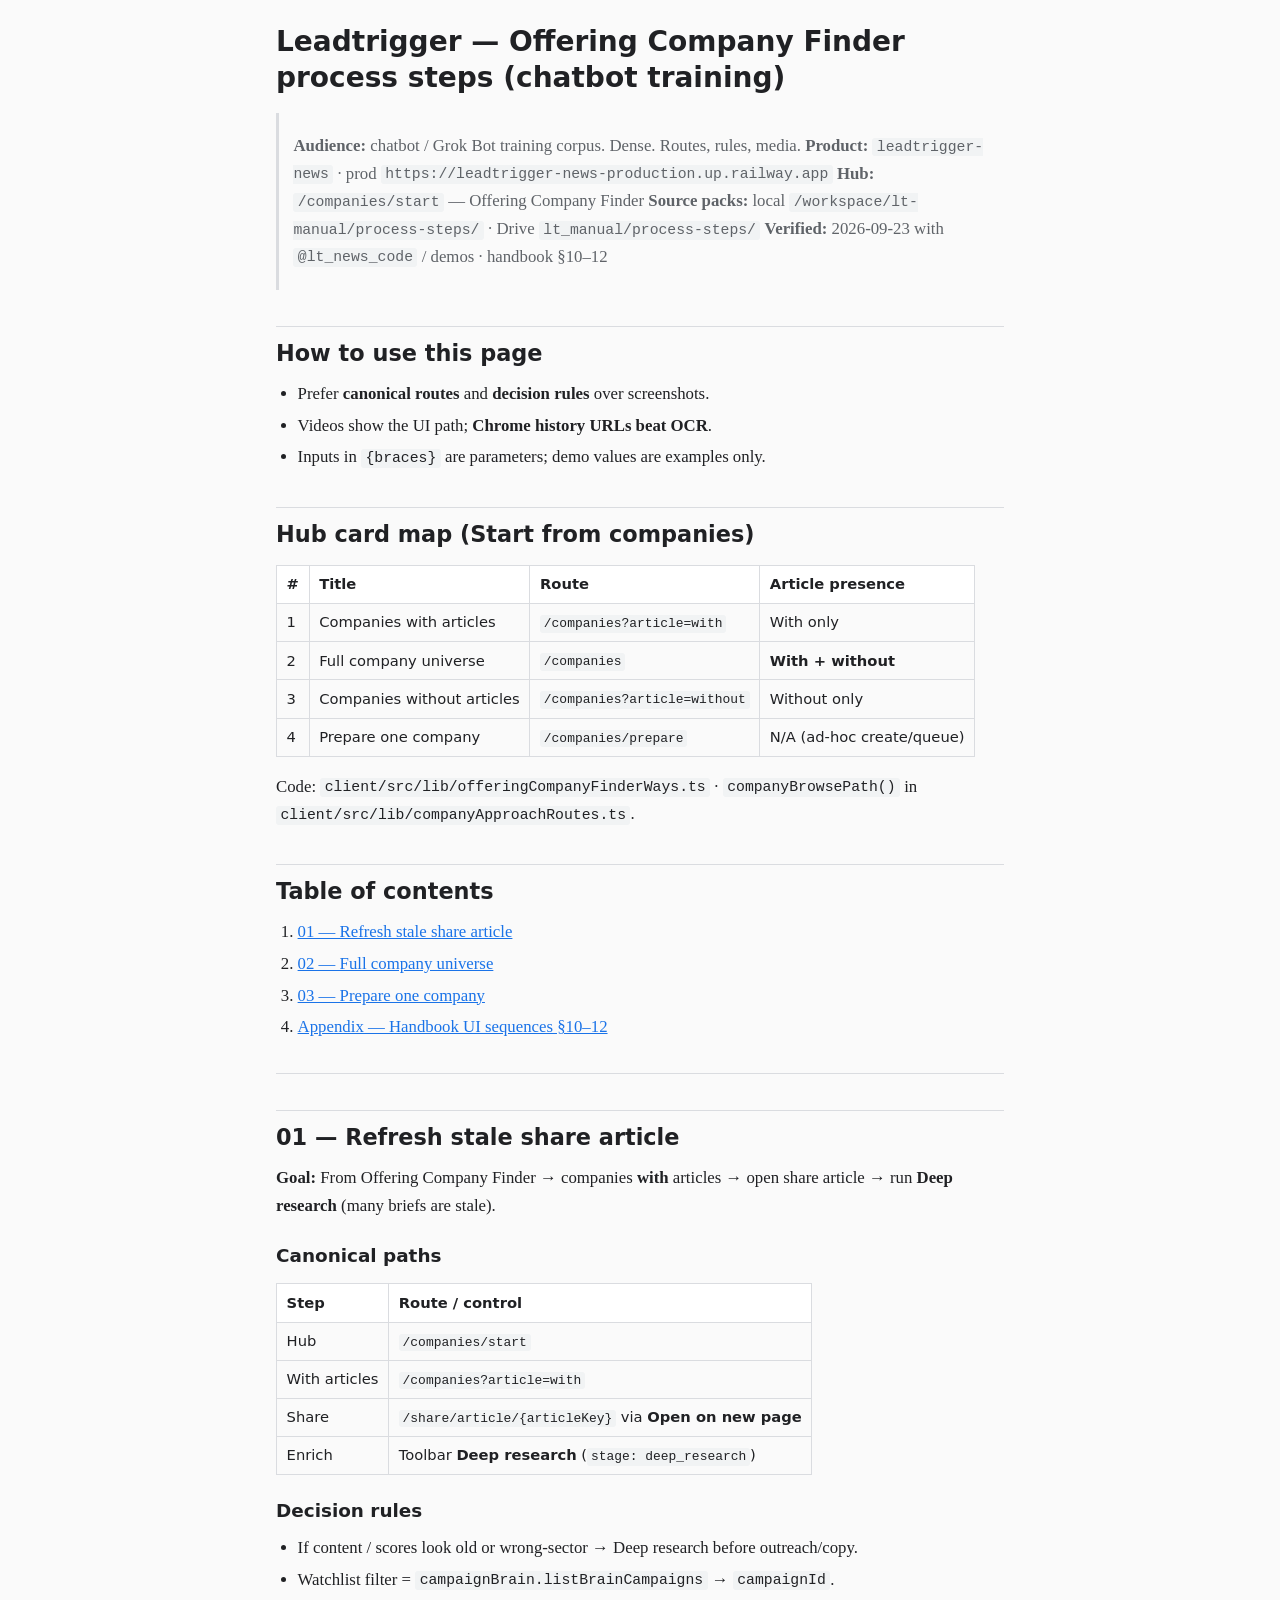
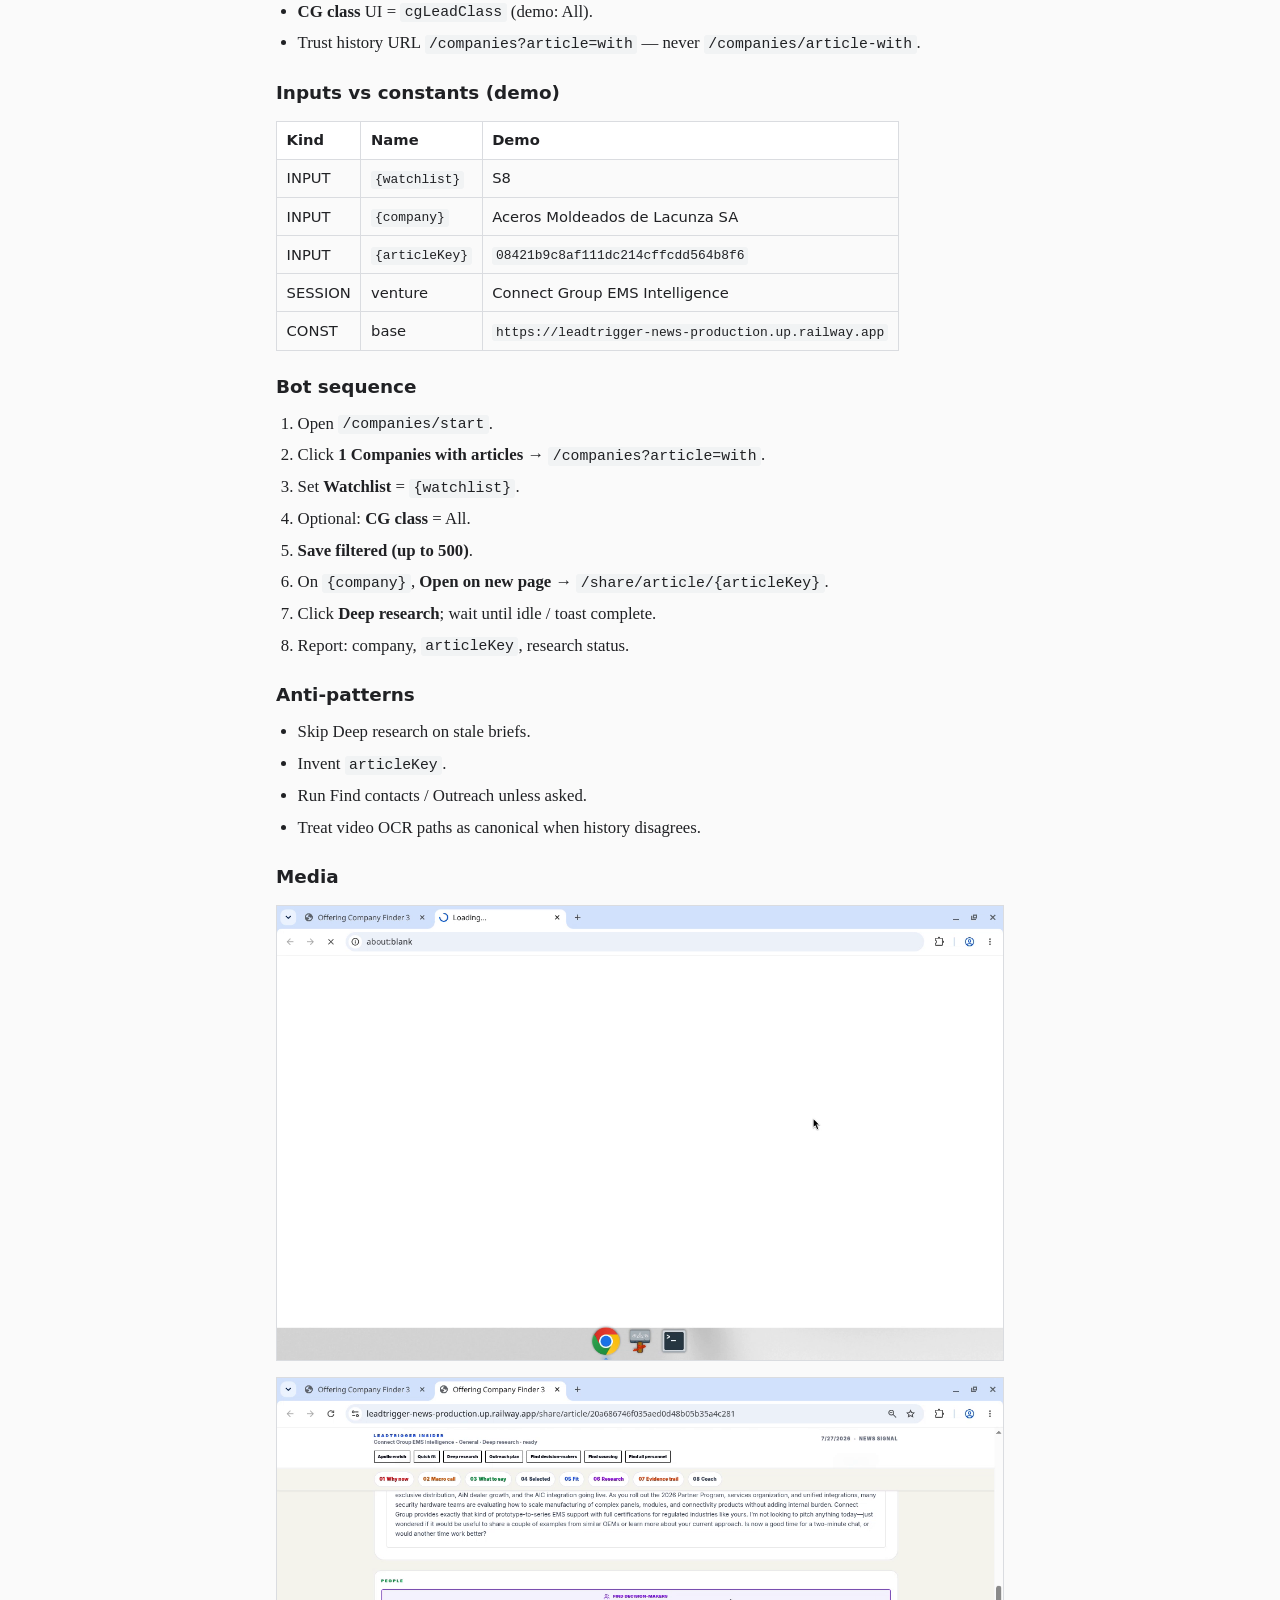
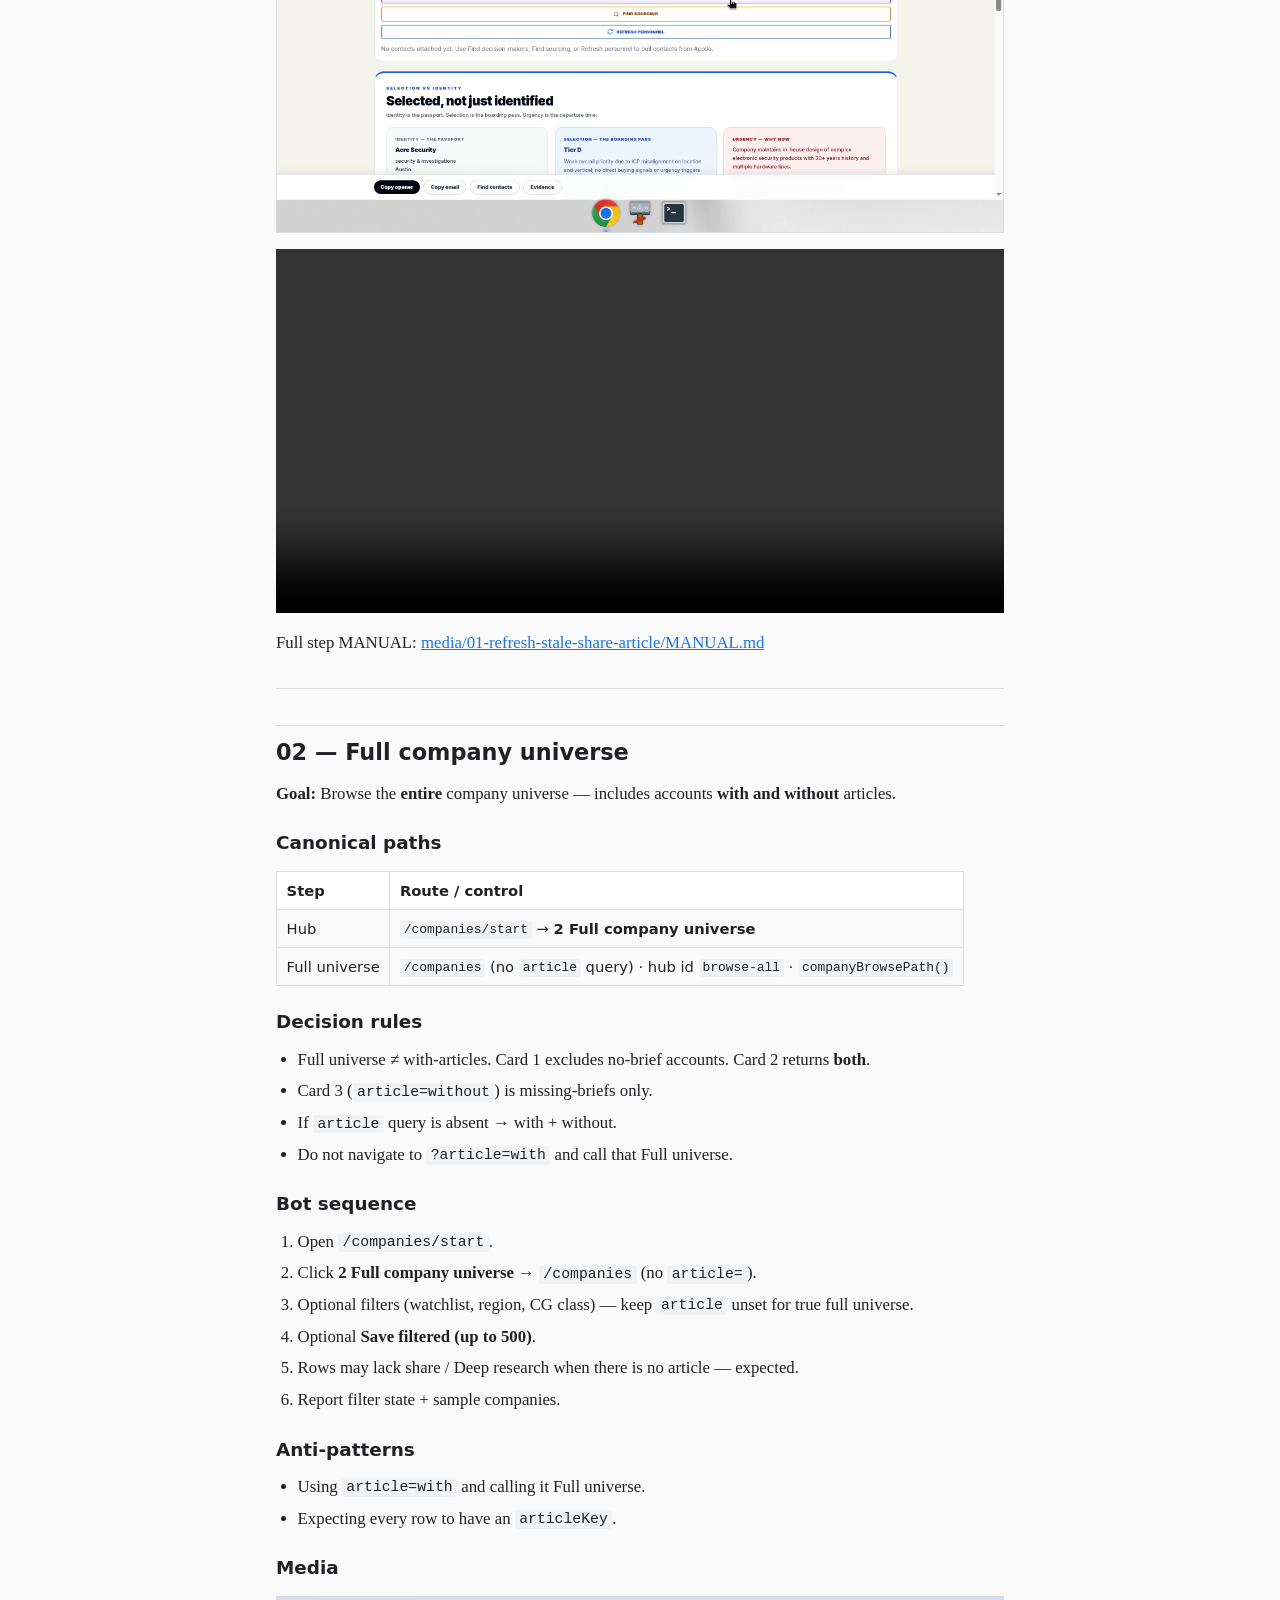
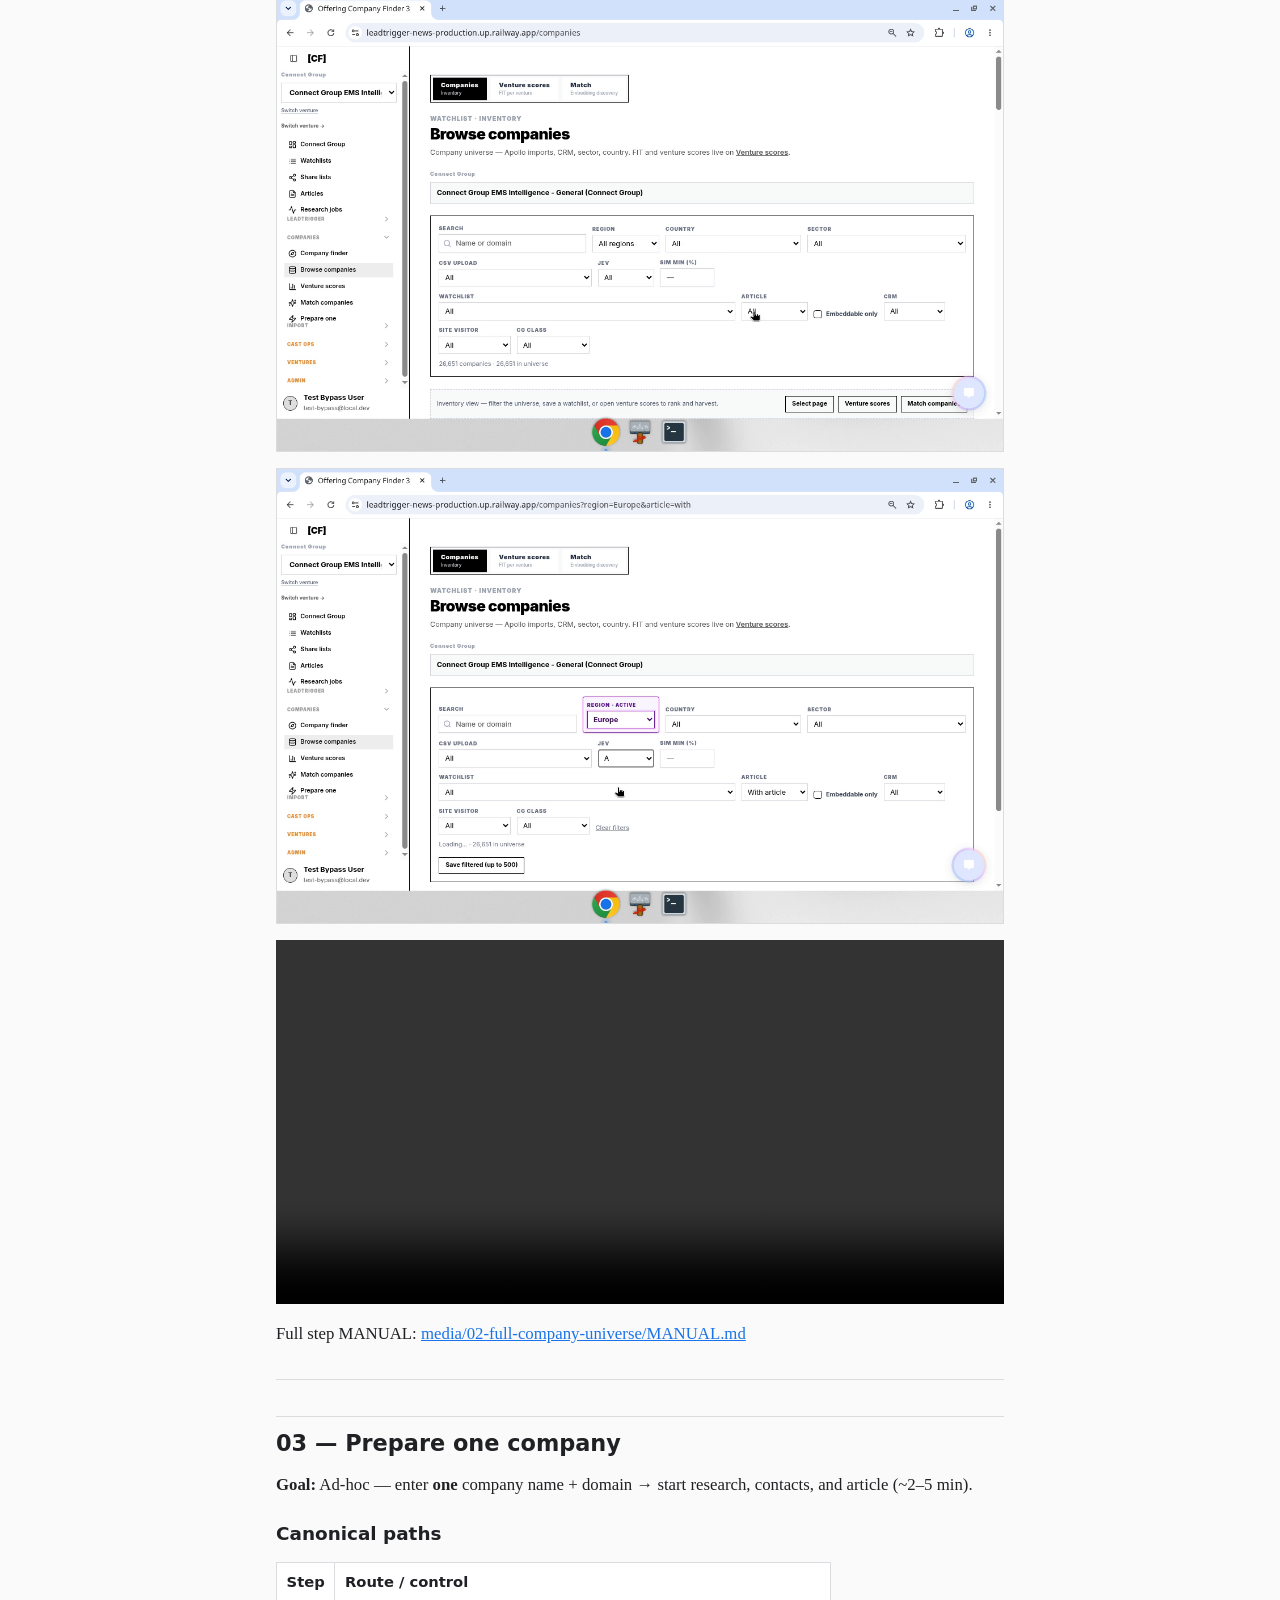
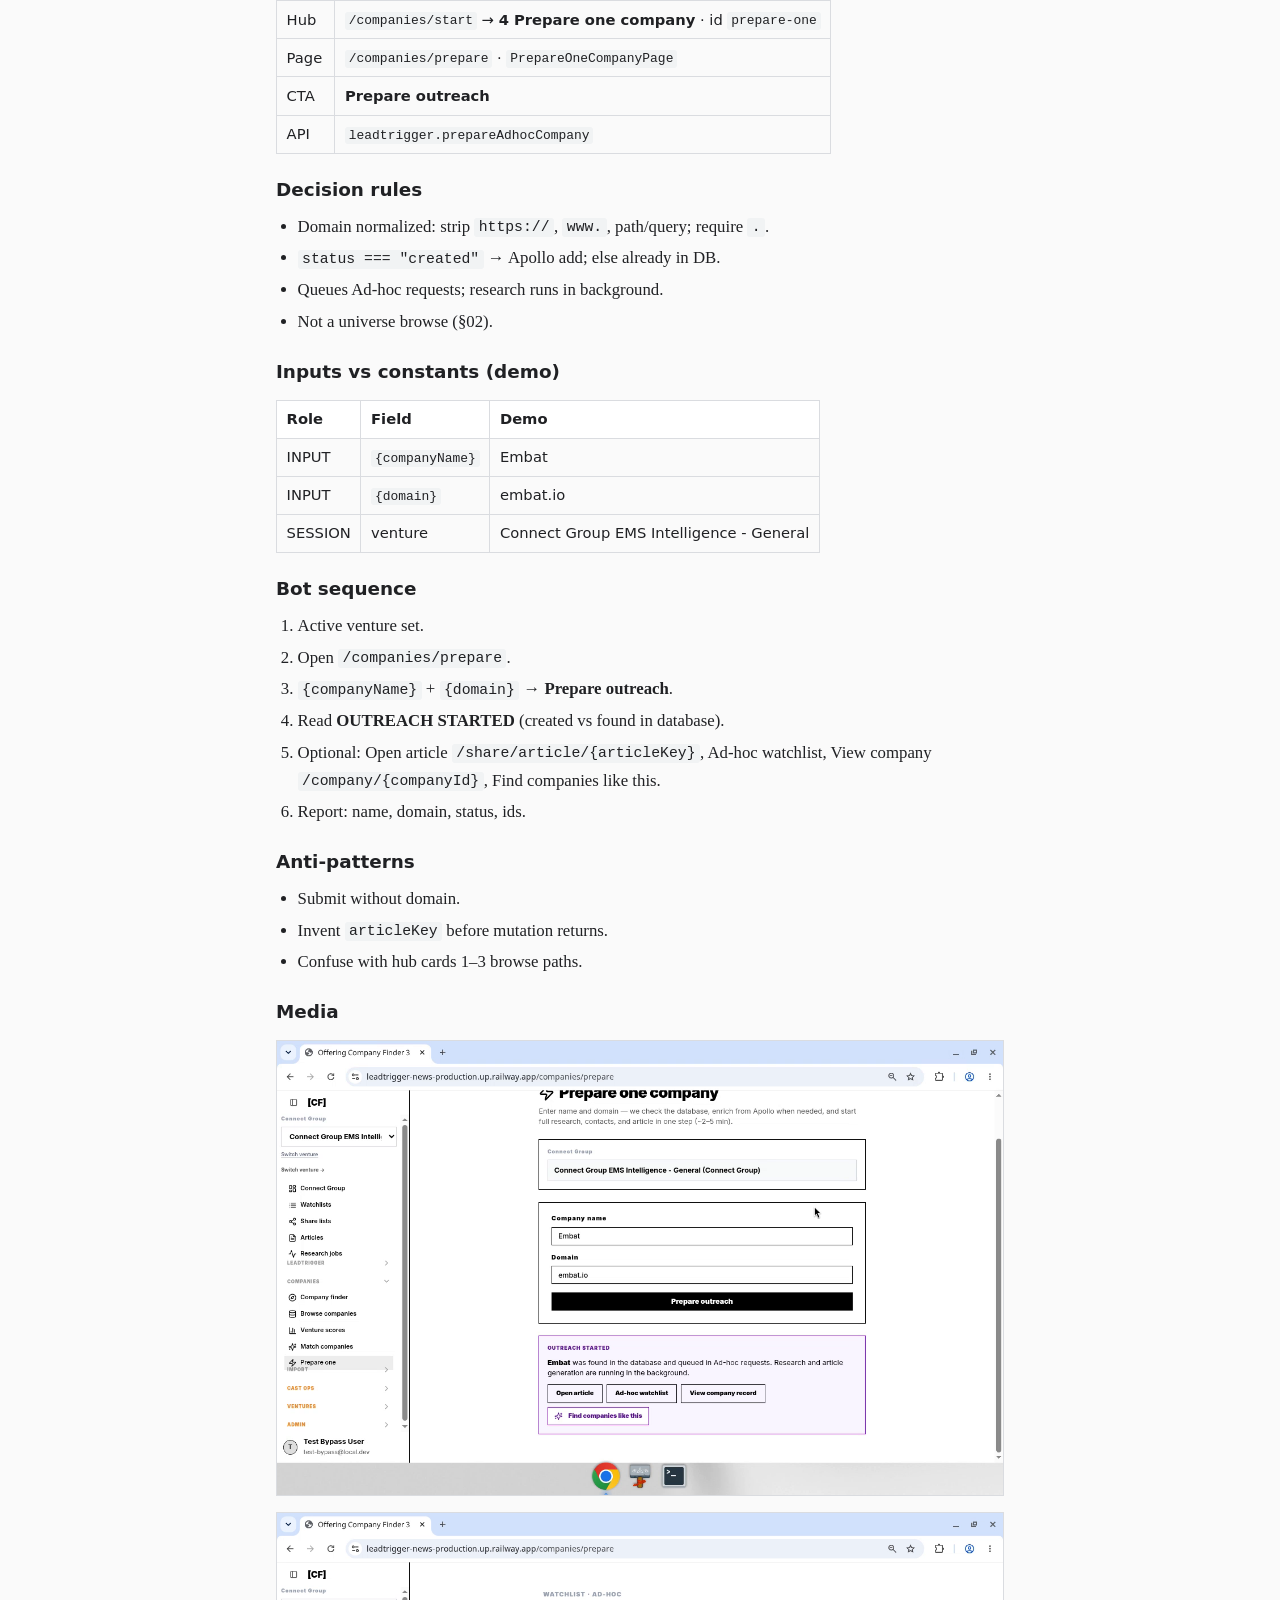
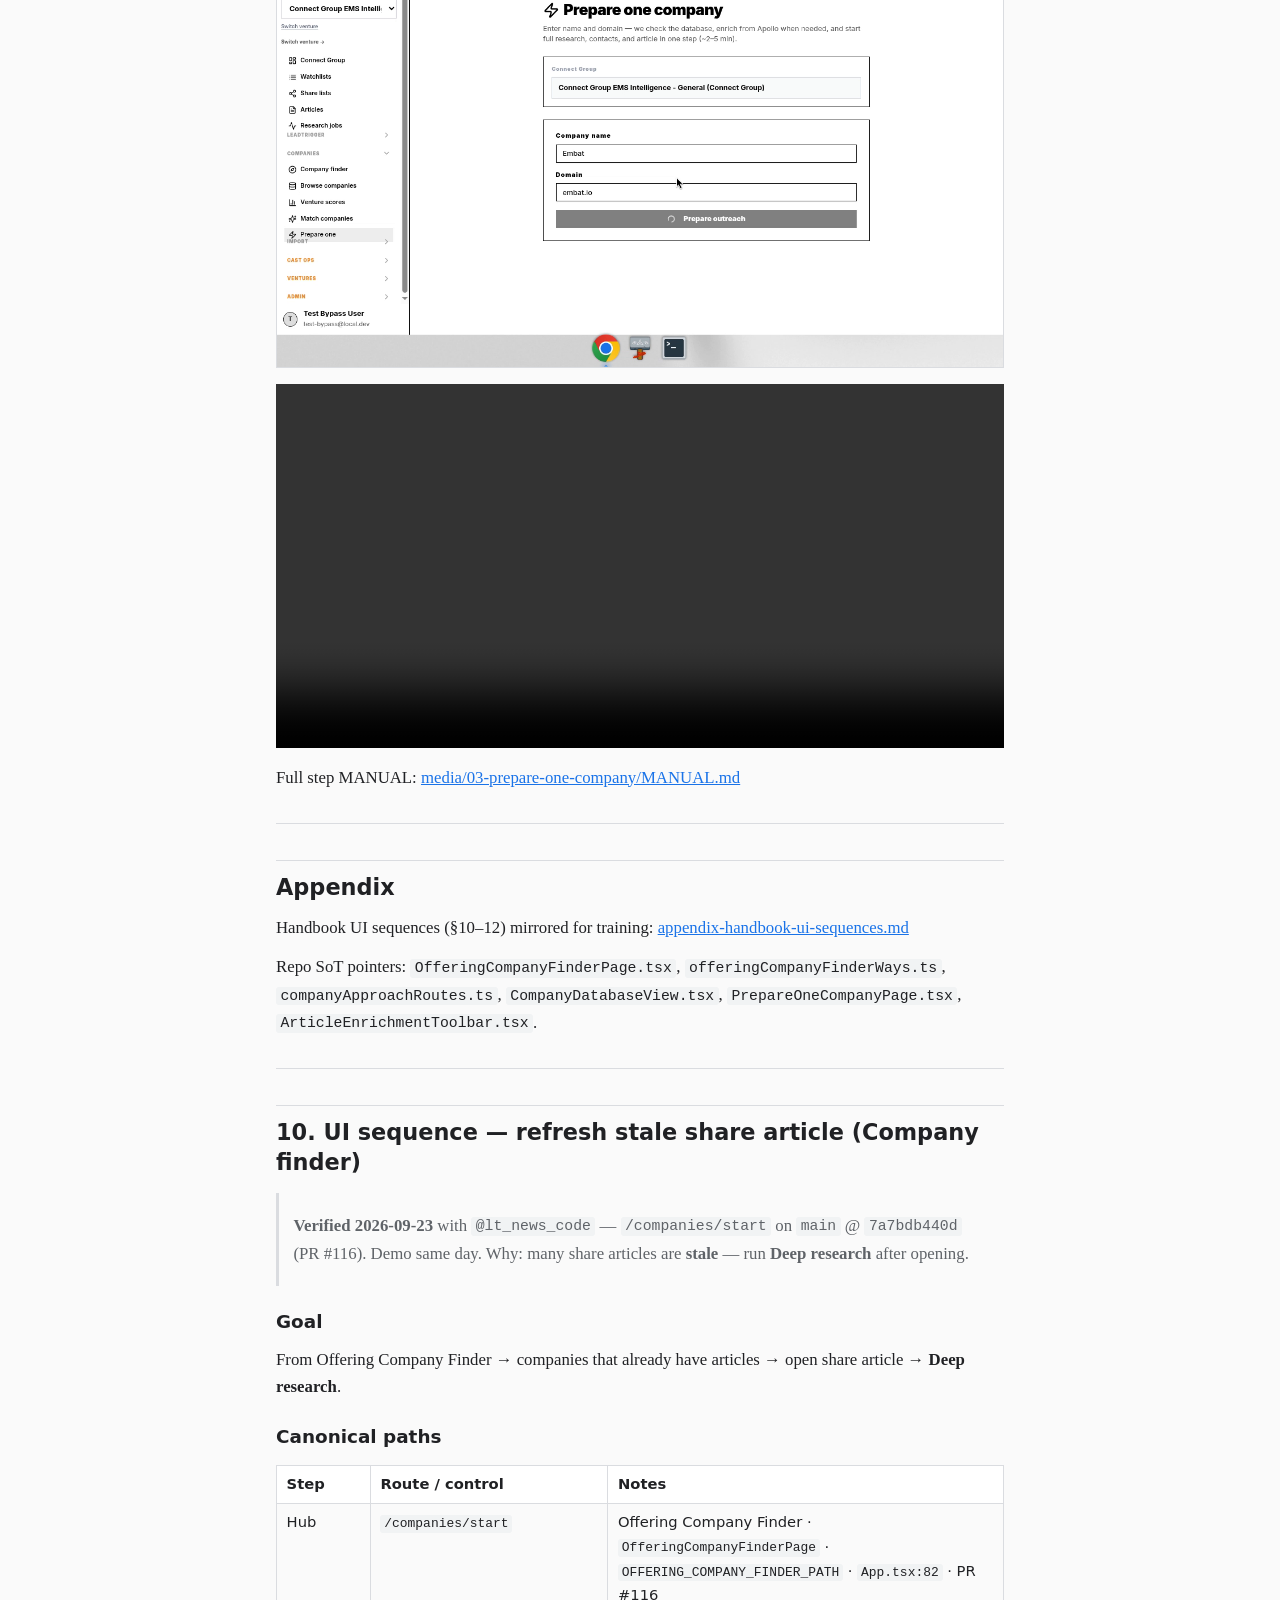
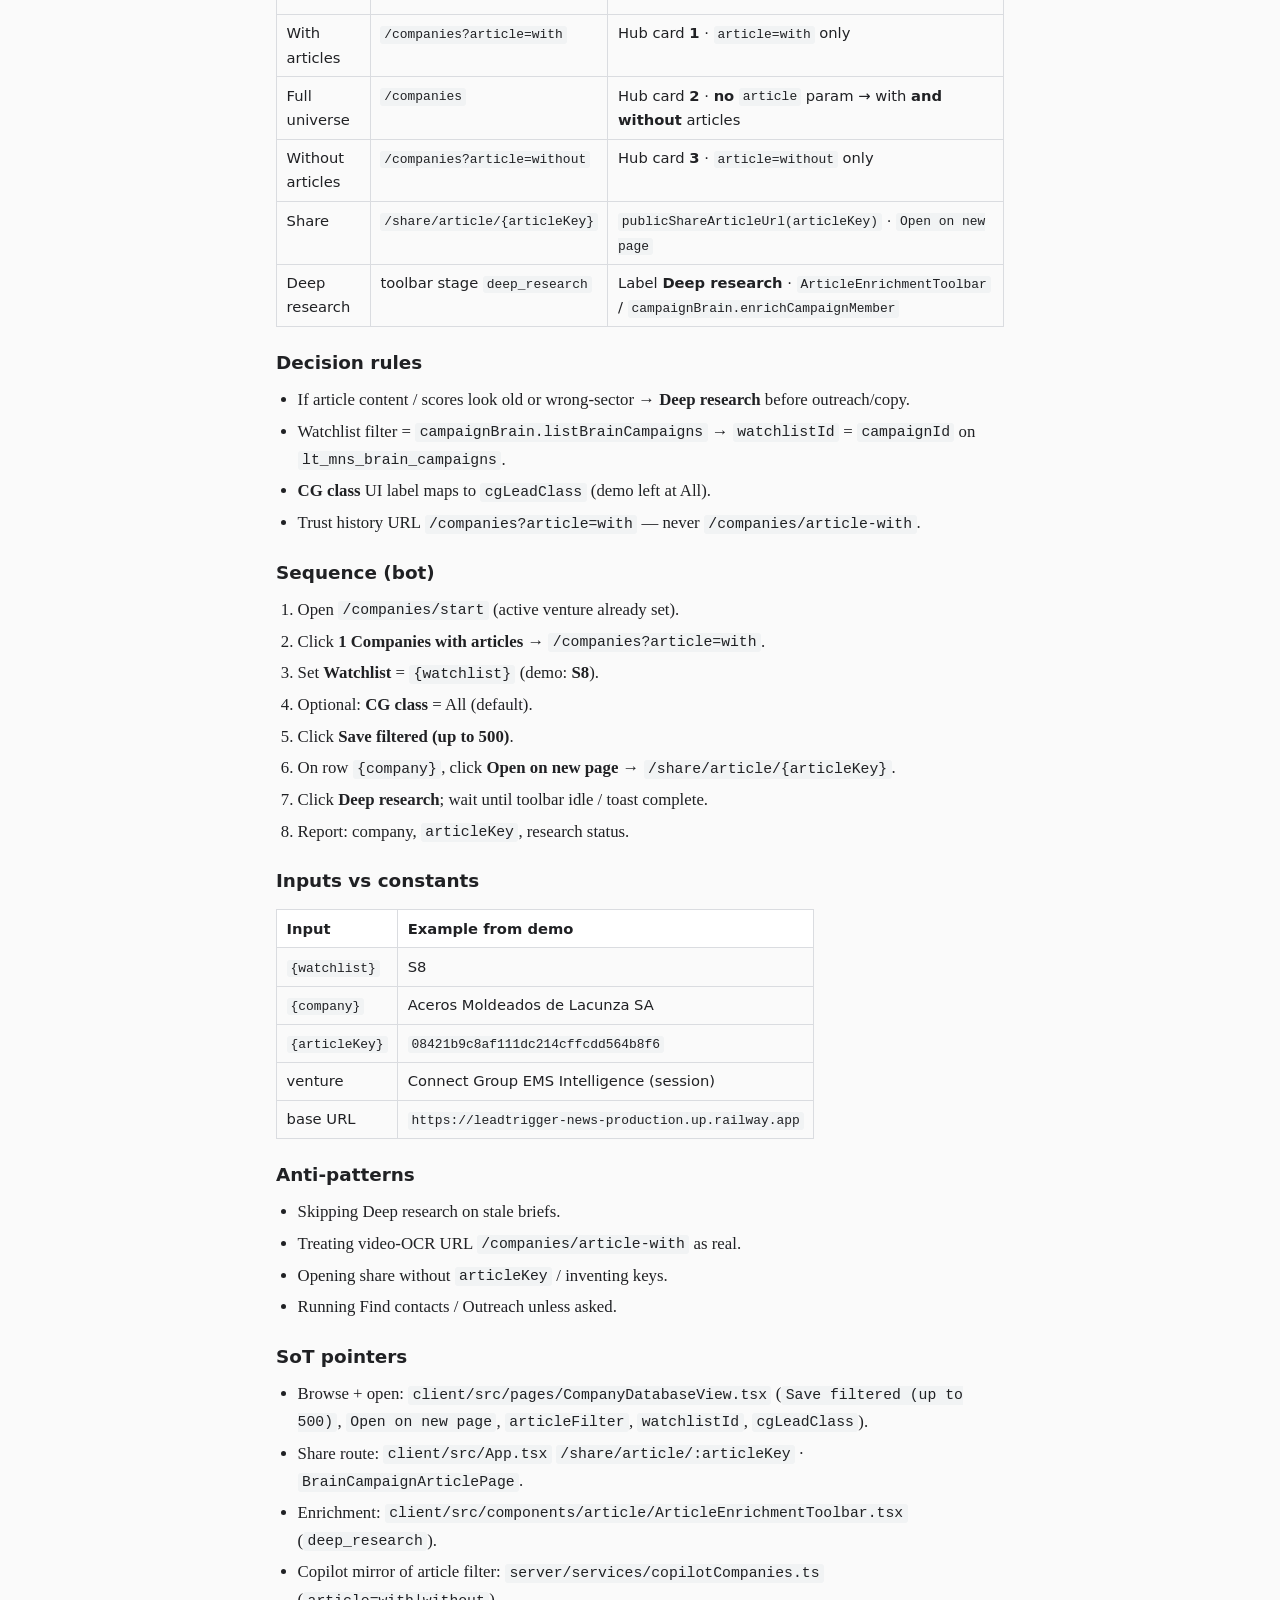
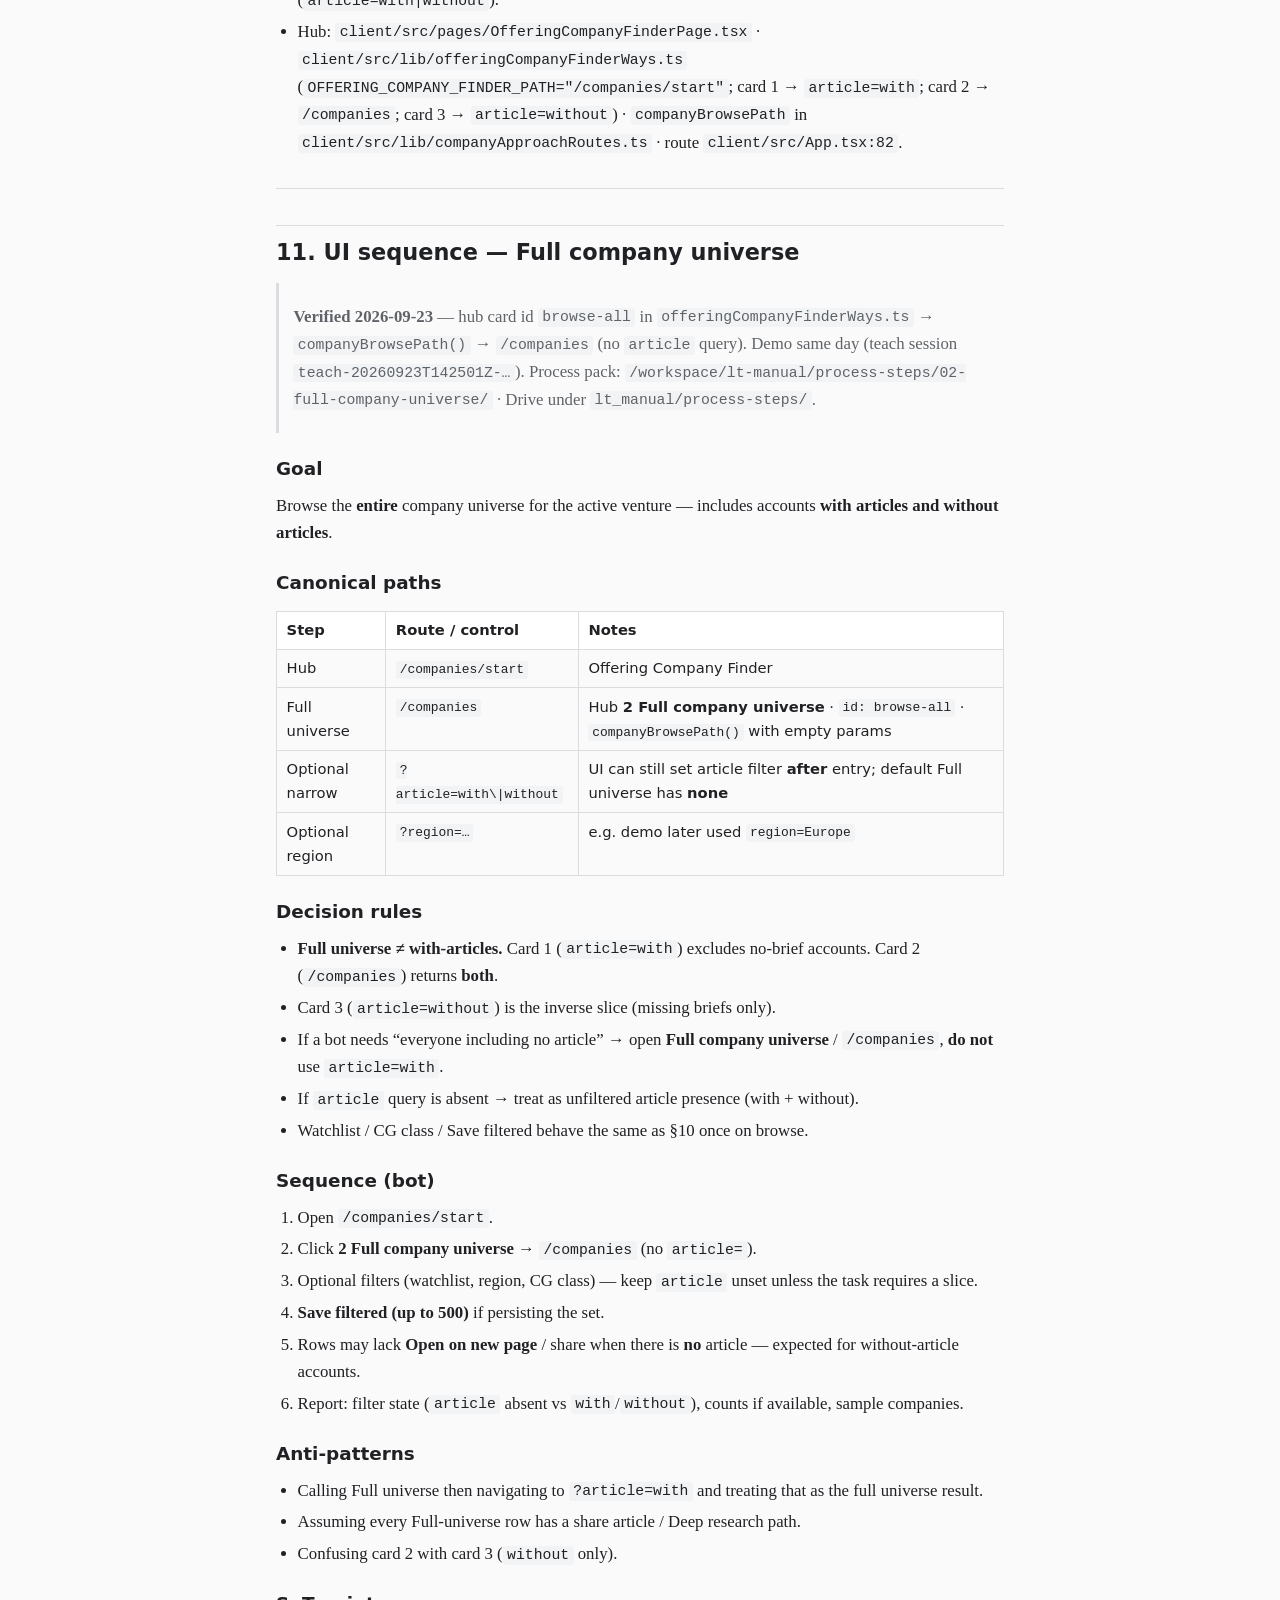
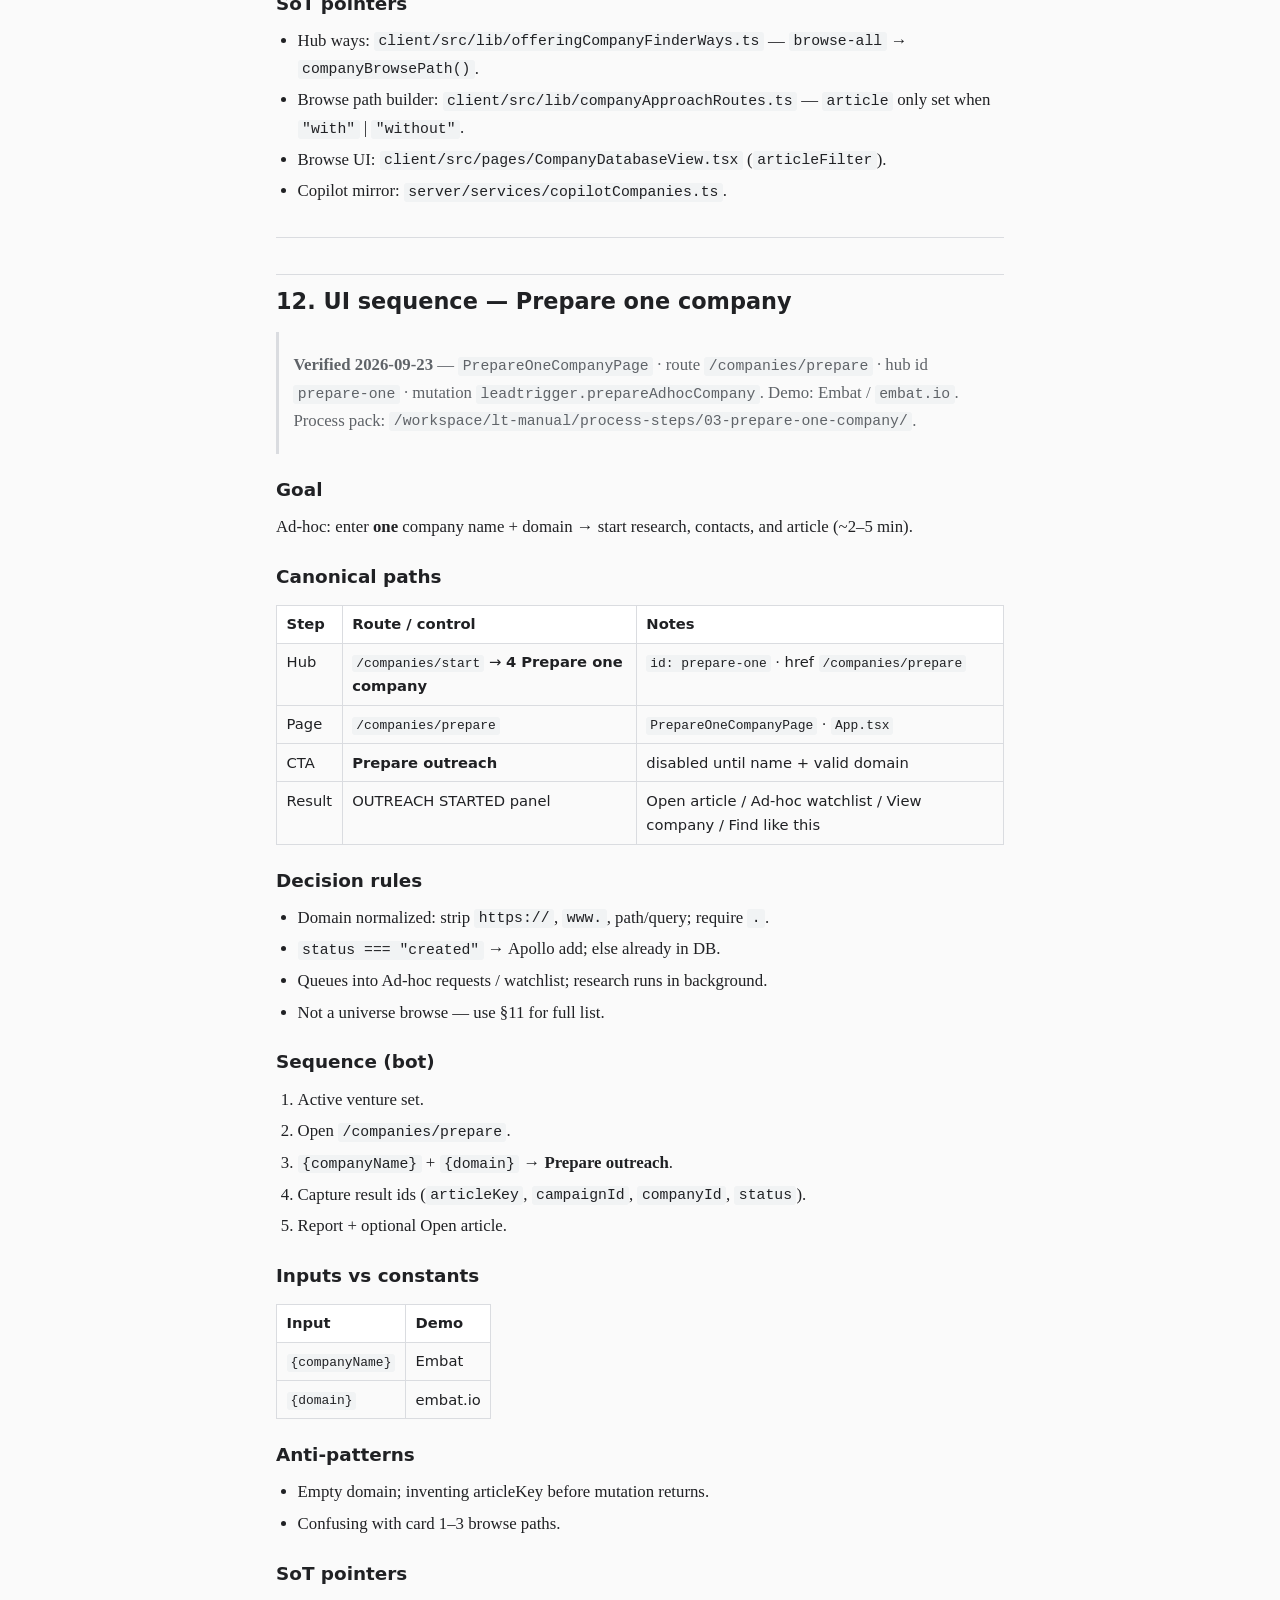
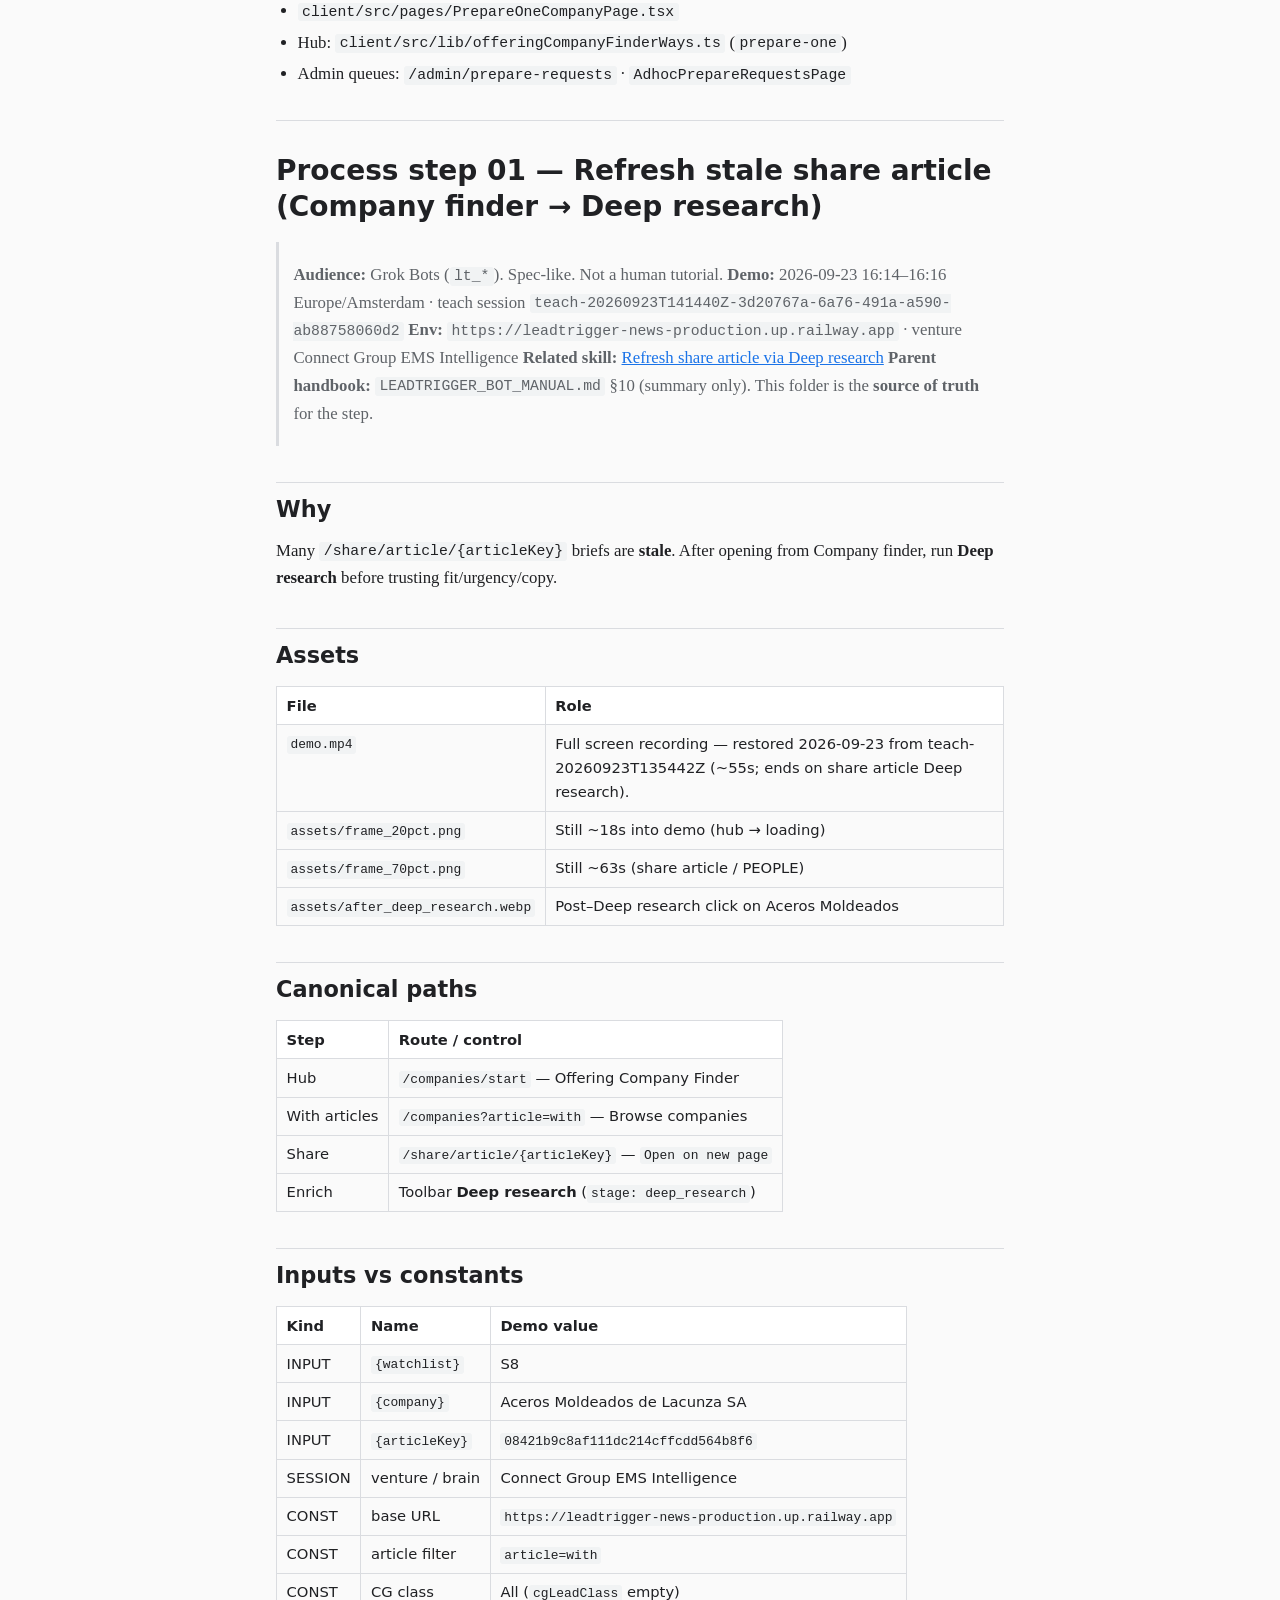
<file: docs/index.html>
<!DOCTYPE html>
<html lang="en">
<head>
<meta charset="utf-8">
<meta name="viewport" content="width=device-width, initial-scale=1">
<title>Leadtrigger — Offering Company Finder process steps (chatbot training)</title>
<meta name="description" content="Leadtrigger Offering Company Finder process steps — flat chatbot / RAG training corpus.">
<link rel="stylesheet" href="styles.css">
</head>
<body>
<main>
<h1 id="leadtrigger-offering-company-finder-process-steps-chatbot-training">Leadtrigger — Offering Company Finder process steps (chatbot training)</h1>
<blockquote>
<p><strong>Audience:</strong> chatbot / Grok Bot training corpus. Dense. Routes, rules, media.
<strong>Product:</strong> <code>leadtrigger-news</code> · prod <code>https://leadtrigger-news-production.up.railway.app</code>
<strong>Hub:</strong> <code>/companies/start</code> — Offering Company Finder
<strong>Source packs:</strong> local <code>/workspace/lt-manual/process-steps/</code> · Drive <code>lt_manual/process-steps/</code>
<strong>Verified:</strong> 2026-09-23 with <code>@lt_news_code</code> / demos · handbook §10–12</p>
</blockquote>
<h2 id="how-to-use-this-page">How to use this page</h2>
<ul>
<li>Prefer <strong>canonical routes</strong> and <strong>decision rules</strong> over screenshots.</li>
<li>Videos show the UI path; <strong>Chrome history URLs beat OCR</strong>.</li>
<li>Inputs in <code>{braces}</code> are parameters; demo values are examples only.</li>
</ul>
<h2 id="hub-card-map-start-from-companies">Hub card map (Start from companies)</h2>
<table>
<thead>
<tr>
<th>#</th>
<th>Title</th>
<th>Route</th>
<th>Article presence</th>
</tr>
</thead>
<tbody>
<tr>
<td>1</td>
<td>Companies with articles</td>
<td><code>/companies?article=with</code></td>
<td>With only</td>
</tr>
<tr>
<td>2</td>
<td>Full company universe</td>
<td><code>/companies</code></td>
<td><strong>With + without</strong></td>
</tr>
<tr>
<td>3</td>
<td>Companies without articles</td>
<td><code>/companies?article=without</code></td>
<td>Without only</td>
</tr>
<tr>
<td>4</td>
<td>Prepare one company</td>
<td><code>/companies/prepare</code></td>
<td>N/A (ad-hoc create/queue)</td>
</tr>
</tbody>
</table>
<p>Code: <code>client/src/lib/offeringCompanyFinderWays.ts</code> · <code>companyBrowsePath()</code> in <code>client/src/lib/companyApproachRoutes.ts</code>.</p>
<h2 id="table-of-contents">Table of contents</h2>
<ol>
<li><a href="#01--refresh-stale-share-article">01 — Refresh stale share article</a></li>
<li><a href="#02--full-company-universe">02 — Full company universe</a></li>
<li><a href="#03--prepare-one-company">03 — Prepare one company</a></li>
<li><a href="#appendix">Appendix — Handbook UI sequences §10–12</a></li>
</ol>
<hr />
<h2 id="01-refresh-stale-share-article">01 — Refresh stale share article</h2>
<p><strong>Goal:</strong> From Offering Company Finder → companies <strong>with</strong> articles → open share article → run <strong>Deep research</strong> (many briefs are stale).</p>
<h3 id="canonical-paths">Canonical paths</h3>
<table>
<thead>
<tr>
<th>Step</th>
<th>Route / control</th>
</tr>
</thead>
<tbody>
<tr>
<td>Hub</td>
<td><code>/companies/start</code></td>
</tr>
<tr>
<td>With articles</td>
<td><code>/companies?article=with</code></td>
</tr>
<tr>
<td>Share</td>
<td><code>/share/article/{articleKey}</code> via <strong>Open on new page</strong></td>
</tr>
<tr>
<td>Enrich</td>
<td>Toolbar <strong>Deep research</strong> (<code>stage: deep_research</code>)</td>
</tr>
</tbody>
</table>
<h3 id="decision-rules">Decision rules</h3>
<ul>
<li>If content / scores look old or wrong-sector → Deep research before outreach/copy.</li>
<li>Watchlist filter = <code>campaignBrain.listBrainCampaigns</code> → <code>campaignId</code>.</li>
<li><strong>CG class</strong> UI = <code>cgLeadClass</code> (demo: All).</li>
<li>Trust history URL <code>/companies?article=with</code> — never <code>/companies/article-with</code>.</li>
</ul>
<h3 id="inputs-vs-constants-demo">Inputs vs constants (demo)</h3>
<table>
<thead>
<tr>
<th>Kind</th>
<th>Name</th>
<th>Demo</th>
</tr>
</thead>
<tbody>
<tr>
<td>INPUT</td>
<td><code>{watchlist}</code></td>
<td>S8</td>
</tr>
<tr>
<td>INPUT</td>
<td><code>{company}</code></td>
<td>Aceros Moldeados de Lacunza SA</td>
</tr>
<tr>
<td>INPUT</td>
<td><code>{articleKey}</code></td>
<td><code>08421b9c8af111dc214cffcdd564b8f6</code></td>
</tr>
<tr>
<td>SESSION</td>
<td>venture</td>
<td>Connect Group EMS Intelligence</td>
</tr>
<tr>
<td>CONST</td>
<td>base</td>
<td><code>https://leadtrigger-news-production.up.railway.app</code></td>
</tr>
</tbody>
</table>
<h3 id="bot-sequence">Bot sequence</h3>
<ol>
<li>Open <code>/companies/start</code>.</li>
<li>Click <strong>1 Companies with articles</strong> → <code>/companies?article=with</code>.</li>
<li>Set <strong>Watchlist</strong> = <code>{watchlist}</code>.</li>
<li>Optional: <strong>CG class</strong> = All.</li>
<li><strong>Save filtered (up to 500)</strong>.</li>
<li>On <code>{company}</code>, <strong>Open on new page</strong> → <code>/share/article/{articleKey}</code>.</li>
<li>Click <strong>Deep research</strong>; wait until idle / toast complete.</li>
<li>Report: company, <code>articleKey</code>, research status.</li>
</ol>
<h3 id="anti-patterns">Anti-patterns</h3>
<ul>
<li>Skip Deep research on stale briefs.</li>
<li>Invent <code>articleKey</code>.</li>
<li>Run Find contacts / Outreach unless asked.</li>
<li>Treat video OCR paths as canonical when history disagrees.</li>
</ul>
<h3 id="media">Media</h3>
<p><img alt="Still ~20%" src="media/01-refresh-stale-share-article/frame_20pct.png" /></p>
<p><img alt="Still ~70% / share article" src="media/01-refresh-stale-share-article/frame_70pct.png" /></p>
<video controls src="media/01-refresh-stale-share-article/demo.mp4"></video>

<p>Full step MANUAL: <a href="media/01-refresh-stale-share-article/MANUAL.md">media/01-refresh-stale-share-article/MANUAL.md</a></p>
<hr />
<h2 id="02-full-company-universe">02 — Full company universe</h2>
<p><strong>Goal:</strong> Browse the <strong>entire</strong> company universe — includes accounts <strong>with and without</strong> articles.</p>
<h3 id="canonical-paths_1">Canonical paths</h3>
<table>
<thead>
<tr>
<th>Step</th>
<th>Route / control</th>
</tr>
</thead>
<tbody>
<tr>
<td>Hub</td>
<td><code>/companies/start</code> → <strong>2 Full company universe</strong></td>
</tr>
<tr>
<td>Full universe</td>
<td><code>/companies</code> (no <code>article</code> query) · hub id <code>browse-all</code> · <code>companyBrowsePath()</code></td>
</tr>
</tbody>
</table>
<h3 id="decision-rules_1">Decision rules</h3>
<ul>
<li>Full universe ≠ with-articles. Card 1 excludes no-brief accounts. Card 2 returns <strong>both</strong>.</li>
<li>Card 3 (<code>article=without</code>) is missing-briefs only.</li>
<li>If <code>article</code> query is absent → with + without.</li>
<li>Do not navigate to <code>?article=with</code> and call that Full universe.</li>
</ul>
<h3 id="bot-sequence_1">Bot sequence</h3>
<ol>
<li>Open <code>/companies/start</code>.</li>
<li>Click <strong>2 Full company universe</strong> → <code>/companies</code> (no <code>article=</code>).</li>
<li>Optional filters (watchlist, region, CG class) — keep <code>article</code> unset for true full universe.</li>
<li>Optional <strong>Save filtered (up to 500)</strong>.</li>
<li>Rows may lack share / Deep research when there is no article — expected.</li>
<li>Report filter state + sample companies.</li>
</ol>
<h3 id="anti-patterns_1">Anti-patterns</h3>
<ul>
<li>Using <code>article=with</code> and calling it Full universe.</li>
<li>Expecting every row to have an <code>articleKey</code>.</li>
</ul>
<h3 id="media_1">Media</h3>
<p><img alt="Still ~20%" src="media/02-full-company-universe/frame_20pct.png" /></p>
<p><img alt="Still ~70%" src="media/02-full-company-universe/frame_70pct.png" /></p>
<video controls src="media/02-full-company-universe/demo.mp4"></video>

<p>Full step MANUAL: <a href="media/02-full-company-universe/MANUAL.md">media/02-full-company-universe/MANUAL.md</a></p>
<hr />
<h2 id="03-prepare-one-company">03 — Prepare one company</h2>
<p><strong>Goal:</strong> Ad-hoc — enter <strong>one</strong> company name + domain → start research, contacts, and article (~2–5 min).</p>
<h3 id="canonical-paths_2">Canonical paths</h3>
<table>
<thead>
<tr>
<th>Step</th>
<th>Route / control</th>
</tr>
</thead>
<tbody>
<tr>
<td>Hub</td>
<td><code>/companies/start</code> → <strong>4 Prepare one company</strong> · id <code>prepare-one</code></td>
</tr>
<tr>
<td>Page</td>
<td><code>/companies/prepare</code> · <code>PrepareOneCompanyPage</code></td>
</tr>
<tr>
<td>CTA</td>
<td><strong>Prepare outreach</strong></td>
</tr>
<tr>
<td>API</td>
<td><code>leadtrigger.prepareAdhocCompany</code></td>
</tr>
</tbody>
</table>
<h3 id="decision-rules_2">Decision rules</h3>
<ul>
<li>Domain normalized: strip <code>https://</code>, <code>www.</code>, path/query; require <code>.</code>.</li>
<li><code>status === "created"</code> → Apollo add; else already in DB.</li>
<li>Queues Ad-hoc requests; research runs in background.</li>
<li>Not a universe browse (§02).</li>
</ul>
<h3 id="inputs-vs-constants-demo_1">Inputs vs constants (demo)</h3>
<table>
<thead>
<tr>
<th>Role</th>
<th>Field</th>
<th>Demo</th>
</tr>
</thead>
<tbody>
<tr>
<td>INPUT</td>
<td><code>{companyName}</code></td>
<td>Embat</td>
</tr>
<tr>
<td>INPUT</td>
<td><code>{domain}</code></td>
<td>embat.io</td>
</tr>
<tr>
<td>SESSION</td>
<td>venture</td>
<td>Connect Group EMS Intelligence - General</td>
</tr>
</tbody>
</table>
<h3 id="bot-sequence_2">Bot sequence</h3>
<ol>
<li>Active venture set.</li>
<li>Open <code>/companies/prepare</code>.</li>
<li><code>{companyName}</code> + <code>{domain}</code> → <strong>Prepare outreach</strong>.</li>
<li>Read <strong>OUTREACH STARTED</strong> (created vs found in database).</li>
<li>Optional: Open article <code>/share/article/{articleKey}</code>, Ad-hoc watchlist, View company <code>/company/{companyId}</code>, Find companies like this.</li>
<li>Report: name, domain, status, ids.</li>
</ol>
<h3 id="anti-patterns_2">Anti-patterns</h3>
<ul>
<li>Submit without domain.</li>
<li>Invent <code>articleKey</code> before mutation returns.</li>
<li>Confuse with hub cards 1–3 browse paths.</li>
</ul>
<h3 id="media_2">Media</h3>
<p><img alt="Still ~20%" src="media/03-prepare-one-company/frame_20pct.png" /></p>
<p><img alt="Still ~70%" src="media/03-prepare-one-company/frame_70pct.png" /></p>
<video controls src="media/03-prepare-one-company/demo.mp4"></video>

<p>Full step MANUAL: <a href="media/03-prepare-one-company/MANUAL.md">media/03-prepare-one-company/MANUAL.md</a></p>
<hr />
<h2 id="appendix">Appendix</h2>
<p>Handbook UI sequences (§10–12) mirrored for training: <a href="appendix-handbook-ui-sequences.md">appendix-handbook-ui-sequences.md</a></p>
<p>Repo SoT pointers: <code>OfferingCompanyFinderPage.tsx</code>, <code>offeringCompanyFinderWays.ts</code>, <code>companyApproachRoutes.ts</code>, <code>CompanyDatabaseView.tsx</code>, <code>PrepareOneCompanyPage.tsx</code>, <code>ArticleEnrichmentToolbar.tsx</code>.</p>
<hr />
<h2 id="10-ui-sequence-refresh-stale-share-article-company-finder">10. UI sequence — refresh stale share article (Company finder)</h2>
<blockquote>
<p><strong>Verified 2026-09-23</strong> with <code>@lt_news_code</code> — <code>/companies/start</code> on <code>main</code> @ <code>7a7bdb440d</code> (PR #116). Demo same day.
Why: many share articles are <strong>stale</strong> — run <strong>Deep research</strong> after opening.</p>
</blockquote>
<h3 id="goal">Goal</h3>
<p>From Offering Company Finder → companies that already have articles → open share article → <strong>Deep research</strong>.</p>
<h3 id="canonical-paths_3">Canonical paths</h3>
<table>
<thead>
<tr>
<th>Step</th>
<th>Route / control</th>
<th>Notes</th>
</tr>
</thead>
<tbody>
<tr>
<td>Hub</td>
<td><code>/companies/start</code></td>
<td>Offering Company Finder · <code>OfferingCompanyFinderPage</code> · <code>OFFERING_COMPANY_FINDER_PATH</code> · <code>App.tsx:82</code> · PR #116</td>
</tr>
<tr>
<td>With articles</td>
<td><code>/companies?article=with</code></td>
<td>Hub card <strong>1</strong> · <code>article=with</code> only</td>
</tr>
<tr>
<td>Full universe</td>
<td><code>/companies</code></td>
<td>Hub card <strong>2</strong> · <strong>no</strong> <code>article</code> param → with <strong>and without</strong> articles</td>
</tr>
<tr>
<td>Without articles</td>
<td><code>/companies?article=without</code></td>
<td>Hub card <strong>3</strong> · <code>article=without</code> only</td>
</tr>
<tr>
<td>Share</td>
<td><code>/share/article/{articleKey}</code></td>
<td><code>publicShareArticleUrl(articleKey)</code> · <code>Open on new page</code></td>
</tr>
<tr>
<td>Deep research</td>
<td>toolbar stage <code>deep_research</code></td>
<td>Label <strong>Deep research</strong> · <code>ArticleEnrichmentToolbar</code> / <code>campaignBrain.enrichCampaignMember</code></td>
</tr>
</tbody>
</table>
<h3 id="decision-rules_3">Decision rules</h3>
<ul>
<li>If article content / scores look old or wrong-sector → <strong>Deep research</strong> before outreach/copy.</li>
<li>Watchlist filter = <code>campaignBrain.listBrainCampaigns</code> → <code>watchlistId</code> = <code>campaignId</code> on <code>lt_mns_brain_campaigns</code>.</li>
<li><strong>CG class</strong> UI label maps to <code>cgLeadClass</code> (demo left at All).</li>
<li>Trust history URL <code>/companies?article=with</code> — never <code>/companies/article-with</code>.</li>
</ul>
<h3 id="sequence-bot">Sequence (bot)</h3>
<ol>
<li>Open <code>/companies/start</code> (active venture already set).</li>
<li>Click <strong>1 Companies with articles</strong> → <code>/companies?article=with</code>.</li>
<li>Set <strong>Watchlist</strong> = <code>{watchlist}</code> (demo: <strong>S8</strong>).</li>
<li>Optional: <strong>CG class</strong> = All (default).</li>
<li>Click <strong>Save filtered (up to 500)</strong>.</li>
<li>On row <code>{company}</code>, click <strong>Open on new page</strong> → <code>/share/article/{articleKey}</code>.</li>
<li>Click <strong>Deep research</strong>; wait until toolbar idle / toast complete.</li>
<li>Report: company, <code>articleKey</code>, research status.</li>
</ol>
<h3 id="inputs-vs-constants">Inputs vs constants</h3>
<table>
<thead>
<tr>
<th>Input</th>
<th>Example from demo</th>
</tr>
</thead>
<tbody>
<tr>
<td><code>{watchlist}</code></td>
<td>S8</td>
</tr>
<tr>
<td><code>{company}</code></td>
<td>Aceros Moldeados de Lacunza SA</td>
</tr>
<tr>
<td><code>{articleKey}</code></td>
<td><code>08421b9c8af111dc214cffcdd564b8f6</code></td>
</tr>
<tr>
<td>venture</td>
<td>Connect Group EMS Intelligence (session)</td>
</tr>
<tr>
<td>base URL</td>
<td><code>https://leadtrigger-news-production.up.railway.app</code></td>
</tr>
</tbody>
</table>
<h3 id="anti-patterns_3">Anti-patterns</h3>
<ul>
<li>Skipping Deep research on stale briefs.</li>
<li>Treating video-OCR URL <code>/companies/article-with</code> as real.</li>
<li>Opening share without <code>articleKey</code> / inventing keys.</li>
<li>Running Find contacts / Outreach unless asked.</li>
</ul>
<h3 id="sot-pointers">SoT pointers</h3>
<ul>
<li>Browse + open: <code>client/src/pages/CompanyDatabaseView.tsx</code> (<code>Save filtered (up to 500)</code>, <code>Open on new page</code>, <code>articleFilter</code>, <code>watchlistId</code>, <code>cgLeadClass</code>).</li>
<li>Share route: <code>client/src/App.tsx</code> <code>/share/article/:articleKey</code> · <code>BrainCampaignArticlePage</code>.</li>
<li>Enrichment: <code>client/src/components/article/ArticleEnrichmentToolbar.tsx</code> (<code>deep_research</code>).</li>
<li>Copilot mirror of article filter: <code>server/services/copilotCompanies.ts</code> (<code>article=with|without</code>).</li>
<li>Hub: <code>client/src/pages/OfferingCompanyFinderPage.tsx</code> · <code>client/src/lib/offeringCompanyFinderWays.ts</code> (<code>OFFERING_COMPANY_FINDER_PATH="/companies/start"</code>; card 1 → <code>article=with</code>; card 2 → <code>/companies</code>; card 3 → <code>article=without</code>) · <code>companyBrowsePath</code> in <code>client/src/lib/companyApproachRoutes.ts</code> · route <code>client/src/App.tsx:82</code>.</li>
</ul>
<hr />
<h2 id="11-ui-sequence-full-company-universe">11. UI sequence — Full company universe</h2>
<blockquote>
<p><strong>Verified 2026-09-23</strong> — hub card id <code>browse-all</code> in <code>offeringCompanyFinderWays.ts</code> → <code>companyBrowsePath()</code> → <code>/companies</code> (no <code>article</code> query). Demo same day (teach session <code>teach-20260923T142501Z-…</code>).
Process pack: <code>/workspace/lt-manual/process-steps/02-full-company-universe/</code> · Drive under <code>lt_manual/process-steps/</code>.</p>
</blockquote>
<h3 id="goal_1">Goal</h3>
<p>Browse the <strong>entire</strong> company universe for the active venture — includes accounts <strong>with articles and without articles</strong>.</p>
<h3 id="canonical-paths_4">Canonical paths</h3>
<table>
<thead>
<tr>
<th>Step</th>
<th>Route / control</th>
<th>Notes</th>
</tr>
</thead>
<tbody>
<tr>
<td>Hub</td>
<td><code>/companies/start</code></td>
<td>Offering Company Finder</td>
</tr>
<tr>
<td>Full universe</td>
<td><code>/companies</code></td>
<td>Hub <strong>2 Full company universe</strong> · <code>id: browse-all</code> · <code>companyBrowsePath()</code> with empty params</td>
</tr>
<tr>
<td>Optional narrow</td>
<td><code>?article=with\|without</code></td>
<td>UI can still set article filter <strong>after</strong> entry; default Full universe has <strong>none</strong></td>
</tr>
<tr>
<td>Optional region</td>
<td><code>?region=…</code></td>
<td>e.g. demo later used <code>region=Europe</code></td>
</tr>
</tbody>
</table>
<h3 id="decision-rules_4">Decision rules</h3>
<ul>
<li><strong>Full universe ≠ with-articles.</strong> Card 1 (<code>article=with</code>) excludes no-brief accounts. Card 2 (<code>/companies</code>) returns <strong>both</strong>.</li>
<li>Card 3 (<code>article=without</code>) is the inverse slice (missing briefs only).</li>
<li>If a bot needs “everyone including no article” → open <strong>Full company universe</strong> / <code>/companies</code>, <strong>do not</strong> use <code>article=with</code>.</li>
<li>If <code>article</code> query is absent → treat as unfiltered article presence (with + without).</li>
<li>Watchlist / CG class / Save filtered behave the same as §10 once on browse.</li>
</ul>
<h3 id="sequence-bot_1">Sequence (bot)</h3>
<ol>
<li>Open <code>/companies/start</code>.</li>
<li>Click <strong>2 Full company universe</strong> → <code>/companies</code> (no <code>article=</code>).</li>
<li>Optional filters (watchlist, region, CG class) — keep <code>article</code> unset unless the task requires a slice.</li>
<li><strong>Save filtered (up to 500)</strong> if persisting the set.</li>
<li>Rows may lack <strong>Open on new page</strong> / share when there is <strong>no</strong> article — expected for without-article accounts.</li>
<li>Report: filter state (<code>article</code> absent vs <code>with</code>/<code>without</code>), counts if available, sample companies.</li>
</ol>
<h3 id="anti-patterns_4">Anti-patterns</h3>
<ul>
<li>Calling Full universe then navigating to <code>?article=with</code> and treating that as the full universe result.</li>
<li>Assuming every Full-universe row has a share article / Deep research path.</li>
<li>Confusing card 2 with card 3 (<code>without</code> only).</li>
</ul>
<h3 id="sot-pointers_1">SoT pointers</h3>
<ul>
<li>Hub ways: <code>client/src/lib/offeringCompanyFinderWays.ts</code> — <code>browse-all</code> → <code>companyBrowsePath()</code>.</li>
<li>Browse path builder: <code>client/src/lib/companyApproachRoutes.ts</code> — <code>article</code> only set when <code>"with"</code> | <code>"without"</code>.</li>
<li>Browse UI: <code>client/src/pages/CompanyDatabaseView.tsx</code> (<code>articleFilter</code>).</li>
<li>Copilot mirror: <code>server/services/copilotCompanies.ts</code>.</li>
</ul>
<hr />
<h2 id="12-ui-sequence-prepare-one-company">12. UI sequence — Prepare one company</h2>
<blockquote>
<p><strong>Verified 2026-09-23</strong> — <code>PrepareOneCompanyPage</code> · route <code>/companies/prepare</code> · hub id <code>prepare-one</code> · mutation <code>leadtrigger.prepareAdhocCompany</code>. Demo: Embat / <code>embat.io</code>.
Process pack: <code>/workspace/lt-manual/process-steps/03-prepare-one-company/</code>.</p>
</blockquote>
<h3 id="goal_2">Goal</h3>
<p>Ad-hoc: enter <strong>one</strong> company name + domain → start research, contacts, and article (~2–5 min).</p>
<h3 id="canonical-paths_5">Canonical paths</h3>
<table>
<thead>
<tr>
<th>Step</th>
<th>Route / control</th>
<th>Notes</th>
</tr>
</thead>
<tbody>
<tr>
<td>Hub</td>
<td><code>/companies/start</code> → <strong>4 Prepare one company</strong></td>
<td><code>id: prepare-one</code> · href <code>/companies/prepare</code></td>
</tr>
<tr>
<td>Page</td>
<td><code>/companies/prepare</code></td>
<td><code>PrepareOneCompanyPage</code> · <code>App.tsx</code></td>
</tr>
<tr>
<td>CTA</td>
<td><strong>Prepare outreach</strong></td>
<td>disabled until name + valid domain</td>
</tr>
<tr>
<td>Result</td>
<td>OUTREACH STARTED panel</td>
<td>Open article / Ad-hoc watchlist / View company / Find like this</td>
</tr>
</tbody>
</table>
<h3 id="decision-rules_5">Decision rules</h3>
<ul>
<li>Domain normalized: strip <code>https://</code>, <code>www.</code>, path/query; require <code>.</code>.</li>
<li><code>status === "created"</code> → Apollo add; else already in DB.</li>
<li>Queues into Ad-hoc requests / watchlist; research runs in background.</li>
<li>Not a universe browse — use §11 for full list.</li>
</ul>
<h3 id="sequence-bot_2">Sequence (bot)</h3>
<ol>
<li>Active venture set.</li>
<li>Open <code>/companies/prepare</code>.</li>
<li><code>{companyName}</code> + <code>{domain}</code> → <strong>Prepare outreach</strong>.</li>
<li>Capture result ids (<code>articleKey</code>, <code>campaignId</code>, <code>companyId</code>, <code>status</code>).</li>
<li>Report + optional Open article.</li>
</ol>
<h3 id="inputs-vs-constants_1">Inputs vs constants</h3>
<table>
<thead>
<tr>
<th>Input</th>
<th>Demo</th>
</tr>
</thead>
<tbody>
<tr>
<td><code>{companyName}</code></td>
<td>Embat</td>
</tr>
<tr>
<td><code>{domain}</code></td>
<td>embat.io</td>
</tr>
</tbody>
</table>
<h3 id="anti-patterns_5">Anti-patterns</h3>
<ul>
<li>Empty domain; inventing articleKey before mutation returns.</li>
<li>Confusing with card 1–3 browse paths.</li>
</ul>
<h3 id="sot-pointers_2">SoT pointers</h3>
<ul>
<li><code>client/src/pages/PrepareOneCompanyPage.tsx</code></li>
<li>Hub: <code>client/src/lib/offeringCompanyFinderWays.ts</code> (<code>prepare-one</code>)</li>
<li>Admin queues: <code>/admin/prepare-requests</code> · <code>AdhocPrepareRequestsPage</code></li>
</ul>
<hr />
<!-- source: media/01-refresh-stale-share-article/MANUAL.md -->

<h1 id="process-step-01-refresh-stale-share-article-company-finder-deep-research">Process step 01 — Refresh stale share article (Company finder → Deep research)</h1>
<blockquote>
<p><strong>Audience:</strong> Grok Bots (<code>lt_*</code>). Spec-like. Not a human tutorial.
<strong>Demo:</strong> 2026-09-23 16:14–16:16 Europe/Amsterdam · teach session <code>teach-20260923T141440Z-3d20767a-6a76-491a-a590-ab88758060d2</code>
<strong>Env:</strong> <code>https://leadtrigger-news-production.up.railway.app</code> · venture Connect Group EMS Intelligence
<strong>Related skill:</strong> <a href="sand-workflow:refresh-share-article-via-deep-research">Refresh share article via Deep research</a>
<strong>Parent handbook:</strong> <code>LEADTRIGGER_BOT_MANUAL.md</code> §10 (summary only). This folder is the <strong>source of truth</strong> for the step.</p>
</blockquote>
<h2 id="why">Why</h2>
<p>Many <code>/share/article/{articleKey}</code> briefs are <strong>stale</strong>. After opening from Company finder, run <strong>Deep research</strong> before trusting fit/urgency/copy.</p>
<h2 id="assets">Assets</h2>
<table>
<thead>
<tr>
<th>File</th>
<th>Role</th>
</tr>
</thead>
<tbody>
<tr>
<td><code>demo.mp4</code></td>
<td>Full screen recording — restored 2026-09-23 from teach-20260923T135442Z (~55s; ends on share article Deep research).</td>
</tr>
<tr>
<td><code>assets/frame_20pct.png</code></td>
<td>Still ~18s into demo (hub → loading)</td>
</tr>
<tr>
<td><code>assets/frame_70pct.png</code></td>
<td>Still ~63s (share article / PEOPLE)</td>
</tr>
<tr>
<td><code>assets/after_deep_research.webp</code></td>
<td>Post–Deep research click on Aceros Moldeados</td>
</tr>
</tbody>
</table>
<h2 id="canonical-paths_6">Canonical paths</h2>
<table>
<thead>
<tr>
<th>Step</th>
<th>Route / control</th>
</tr>
</thead>
<tbody>
<tr>
<td>Hub</td>
<td><code>/companies/start</code> — Offering Company Finder</td>
</tr>
<tr>
<td>With articles</td>
<td><code>/companies?article=with</code> — Browse companies</td>
</tr>
<tr>
<td>Share</td>
<td><code>/share/article/{articleKey}</code> — <code>Open on new page</code></td>
</tr>
<tr>
<td>Enrich</td>
<td>Toolbar <strong>Deep research</strong> (<code>stage: deep_research</code>)</td>
</tr>
</tbody>
</table>
<h2 id="inputs-vs-constants_2">Inputs vs constants</h2>
<table>
<thead>
<tr>
<th>Kind</th>
<th>Name</th>
<th>Demo value</th>
</tr>
</thead>
<tbody>
<tr>
<td>INPUT</td>
<td><code>{watchlist}</code></td>
<td>S8</td>
</tr>
<tr>
<td>INPUT</td>
<td><code>{company}</code></td>
<td>Aceros Moldeados de Lacunza SA</td>
</tr>
<tr>
<td>INPUT</td>
<td><code>{articleKey}</code></td>
<td><code>08421b9c8af111dc214cffcdd564b8f6</code></td>
</tr>
<tr>
<td>SESSION</td>
<td>venture / brain</td>
<td>Connect Group EMS Intelligence</td>
</tr>
<tr>
<td>CONST</td>
<td>base URL</td>
<td><code>https://leadtrigger-news-production.up.railway.app</code></td>
</tr>
<tr>
<td>CONST</td>
<td>article filter</td>
<td><code>article=with</code></td>
</tr>
<tr>
<td>CONST</td>
<td>CG class</td>
<td>All (<code>cgLeadClass</code> empty)</td>
</tr>
</tbody>
</table>
<h2 id="sequence">Sequence</h2>
<ol>
<li>Open <code>{base}/companies/start</code>.</li>
<li>Click <strong>1 Companies with articles</strong> → <code>{base}/companies?article=with</code>.</li>
<li>Set <strong>Watchlist</strong> = <code>{watchlist}</code> (dropdown from <code>campaignBrain.listBrainCampaigns</code> → <code>campaignId</code>).</li>
<li>Leave <strong>CG class</strong> at All unless specified.</li>
<li>Click <strong>Save filtered (up to 500)</strong>.</li>
<li>On <code>{company}</code> row, click <strong>Open on new page</strong> → new tab <code>{base}/share/article/{articleKey}</code>.</li>
<li>Click <strong>Deep research</strong>. Wait until toolbar idle / toast complete.</li>
<li>Report: company, <code>articleKey</code>, research status.</li>
</ol>
<h2 id="chrome-history-trust-over-ocr">Chrome history (trust over OCR)</h2>
<ul>
<li><code>2026-09-23T14:15:00Z</code> → <code>/companies?article=with</code></li>
<li><code>2026-09-23T14:15:50Z</code> → <code>/share/article/08421b9c8af111dc214cffcdd564b8f6</code></li>
<li>Do <strong>not</strong> use <code>/companies/article-with</code> (video OCR misread).</li>
</ul>
<h2 id="code-sot">Code SoT</h2>
<ul>
<li>Browse: <code>client/src/pages/CompanyDatabaseView.tsx</code> — filters, <code>Save filtered (up to 500)</code>, <code>Open on new page</code> → <code>publicShareArticleUrl</code></li>
<li>Share: <code>client/src/App.tsx</code> <code>/share/article/:articleKey</code> · <code>BrainCampaignArticlePage</code></li>
<li>Enrich: <code>client/src/components/article/ArticleEnrichmentToolbar.tsx</code> (<code>deep_research</code>)</li>
<li>Article filter mirror: <code>server/services/copilotCompanies.ts</code> (<code>article=with|without</code>)</li>
<li>Hub: <code>client/src/pages/OfferingCompanyFinderPage.tsx</code> · <code>client/src/lib/offeringCompanyFinderWays.ts</code> (<code>OFFERING_COMPANY_FINDER_PATH="/companies/start"</code>; card 1 <strong>&ldquo;Companies with articles&rdquo;</strong> → <code>/companies?article=with</code>) · <code>client/src/App.tsx:82</code> · <code>main</code> @ <code>7a7bdb440d</code> PR #116</li>
</ul>
<h2 id="anti-patterns_6">Anti-patterns</h2>
<ul>
<li>Skip Deep research on stale briefs.</li>
<li>Invent <code>articleKey</code> / scores.</li>
<li>Run Find contacts / Outreach / Apollo unless asked.</li>
<li>Treat video OCR paths as canonical when history disagrees.</li>
</ul>
<h2 id="verify-status">Verify status</h2>
<ul>
<li><code>/companies/start</code> hub: <strong>VERIFIED</strong> <code>@lt_news_code</code> 2026-09-23 — <code>main</code> <code>7a7bdb440d</code> PR #116 · <code>App.tsx:82</code> · <code>offeringCompanyFinderWays.ts</code></li>
<li><code>/companies?article=with</code>, Save filtered, Open on new page, Deep research toolbar: <strong>repo-backed</strong></li>
</ul>
<hr />
<!-- source: media/02-full-company-universe/MANUAL.md -->

<h1 id="process-step-full-company-universe">Process step — Full company universe</h1>
<blockquote>
<p>Bot-optimal. Verified against <code>offeringCompanyFinderWays.ts</code> + <code>companyBrowsePath()</code> 2026-09-23.
Demo video: <code>demo.mp4</code> (teach-20260923T142501Z-8f8d55f2-…).</p>
</blockquote>
<h2 id="intent">Intent</h2>
<p>Open the <strong>full</strong> company universe for the active venture so the set includes accounts <strong>with articles and without articles</strong>.</p>
<h2 id="entry">Entry</h2>
<table>
<thead>
<tr>
<th>Control</th>
<th>Result</th>
</tr>
</thead>
<tbody>
<tr>
<td>Hub <code>/companies/start</code> → <strong>2 Full company universe</strong></td>
<td><code>/companies</code></td>
</tr>
<tr>
<td>Code</td>
<td><code>id: browse-all</code> · <code>companyBrowsePath()</code> · empty <code>BrowsePathParams</code></td>
</tr>
</tbody>
</table>
<h2 id="article-presence">Article presence</h2>
<table>
<thead>
<tr>
<th>Hub card</th>
<th>Route</th>
<th>Article presence</th>
</tr>
</thead>
<tbody>
<tr>
<td>1 Companies with articles</td>
<td><code>/companies?article=with</code></td>
<td>With only</td>
</tr>
<tr>
<td><strong>2 Full company universe</strong></td>
<td><strong><code>/companies</code></strong></td>
<td><strong>With + without</strong></td>
</tr>
<tr>
<td>3 Companies without articles</td>
<td><code>/companies?article=without</code></td>
<td>Without only</td>
</tr>
</tbody>
</table>
<h2 id="bot-steps">Bot steps</h2>
<ol>
<li>Navigate <code>/companies/start</code>.</li>
<li>Click <strong>2 Full company universe</strong> → land on <code>/companies</code> with <strong>no</strong> <code>article</code> query.</li>
<li>Apply other filters only if the task requires (watchlist, region, CG class). Keep <code>article</code> unset for true full universe.</li>
<li>Optional: <strong>Save filtered (up to 500)</strong>.</li>
<li>Expect some rows <strong>without</strong> share / Deep research — that is correct.</li>
</ol>
<h2 id="demo-chrome-history-this-recording">Demo chrome history (this recording)</h2>
<ol>
<li><code>/companies/start</code></li>
<li><code>/companies</code> ← Full universe</li>
<li>Later narrowed in-session to <code>?article=with</code> then <code>?region=Europe&amp;article=with</code> — <strong>do not</strong> treat those as the Full-universe definition; they are optional post-entry filters.</li>
</ol>
<h2 id="anti-patterns_7">Anti-patterns</h2>
<ul>
<li>Using <code>article=with</code> and calling it Full universe.</li>
<li>Expecting every row to have an articleKey.</li>
</ul>
<h2 id="related">Related</h2>
<ul>
<li>Handbook §11 · §10 (with-articles → Deep research).</li>
<li>Sibling process-step <code>01-refresh-stale-share-article</code> (card 1 path).</li>
</ul>
<hr />
<!-- source: media/03-prepare-one-company/MANUAL.md -->

<h1 id="process-step-prepare-one-company">Process step — Prepare one company</h1>
<blockquote>
<p>Bot-optimal. Verified <code>PrepareOneCompanyPage.tsx</code> + hub <code>prepare-one</code> → <code>/companies/prepare</code> 2026-09-23.
Demo: <code>demo.mp4</code> (teach-20260923T142836Z-8086504e-…).</p>
</blockquote>
<h2 id="intent_1">Intent</h2>
<p>Start full research, contacts, and article for <strong>one</strong> named company (ad-hoc), without browsing the universe.</p>
<h2 id="entry_1">Entry</h2>
<table>
<thead>
<tr>
<th>Control</th>
<th>Result</th>
</tr>
</thead>
<tbody>
<tr>
<td>Hub <code>/companies/start</code> → <strong>4 Prepare one company</strong></td>
<td><code>/companies/prepare</code></td>
</tr>
<tr>
<td>Sidebar <strong>Prepare one</strong></td>
<td>same</td>
</tr>
<tr>
<td>Code</td>
<td><code>PrepareOneCompanyPage</code> · <code>App.tsx</code> route <code>/companies/prepare</code> · hub id <code>prepare-one</code></td>
</tr>
</tbody>
</table>
<h2 id="inputs-vs-constants_3">Inputs vs constants</h2>
<table>
<thead>
<tr>
<th>Role</th>
<th>Field</th>
<th>Demo</th>
</tr>
</thead>
<tbody>
<tr>
<td>INPUT</td>
<td><code>{companyName}</code></td>
<td>Embat</td>
</tr>
<tr>
<td>INPUT</td>
<td><code>{domain}</code></td>
<td>embat.io</td>
</tr>
<tr>
<td>SESSION</td>
<td>active brain / Connect Group</td>
<td>Connect Group EMS Intelligence - General</td>
</tr>
<tr>
<td>CONSTANT</td>
<td>CTA</td>
<td><strong>Prepare outreach</strong></td>
</tr>
<tr>
<td>API</td>
<td>mutation</td>
<td><code>leadtrigger.prepareAdhocCompany</code></td>
</tr>
</tbody>
</table>
<h2 id="bot-steps_1">Bot steps</h2>
<ol>
<li>Ensure active venture is set.</li>
<li>Open <code>/companies/prepare</code> (hub card 4 or sidebar Prepare one).</li>
<li>Fill <strong>Company name</strong> = <code>{companyName}</code>, <strong>Domain</strong> = <code>{domain}</code> (normalize: strip protocol/www/path; must contain <code>.</code>).</li>
<li>Click <strong>Prepare outreach</strong>; wait until not pending.</li>
<li>Read <strong>OUTREACH STARTED</strong> panel:
   - <code>status === "created"</code> → added from Apollo
   - else → found in database</li>
<li>Optional follow-ups from panel: Open article (<code>/share/article/{articleKey}</code>), Ad-hoc watchlist, View company record (<code>/company/{companyId}</code>), Find companies like this (match seed).</li>
<li>Report: companyName, domain, status, articleKey, campaignId, companyId.</li>
</ol>
<h2 id="decision-rules_6">Decision rules</h2>
<ul>
<li>Requires name trim ≥1 and domain ≥4 chars with <code>.</code>.</li>
<li>Background work ~2–5 min — do not assume article content is final immediately; Deep research may still apply later (§10).</li>
<li>Distinct from Full universe (§11) and with-articles browse (§10).</li>
</ul>
<h2 id="anti-patterns_8">Anti-patterns</h2>
<ul>
<li>Submitting without domain.</li>
<li>Treating prepare as browse/filter.</li>
<li>Skipping the OUTREACH STARTED result links when the task needs the article.</li>
</ul>
<h2 id="related_1">Related</h2>
<ul>
<li>Handbook §12 · hub cards 1–3 in §10–11.</li>
</ul>
</main>
</body>
</html>
</file>
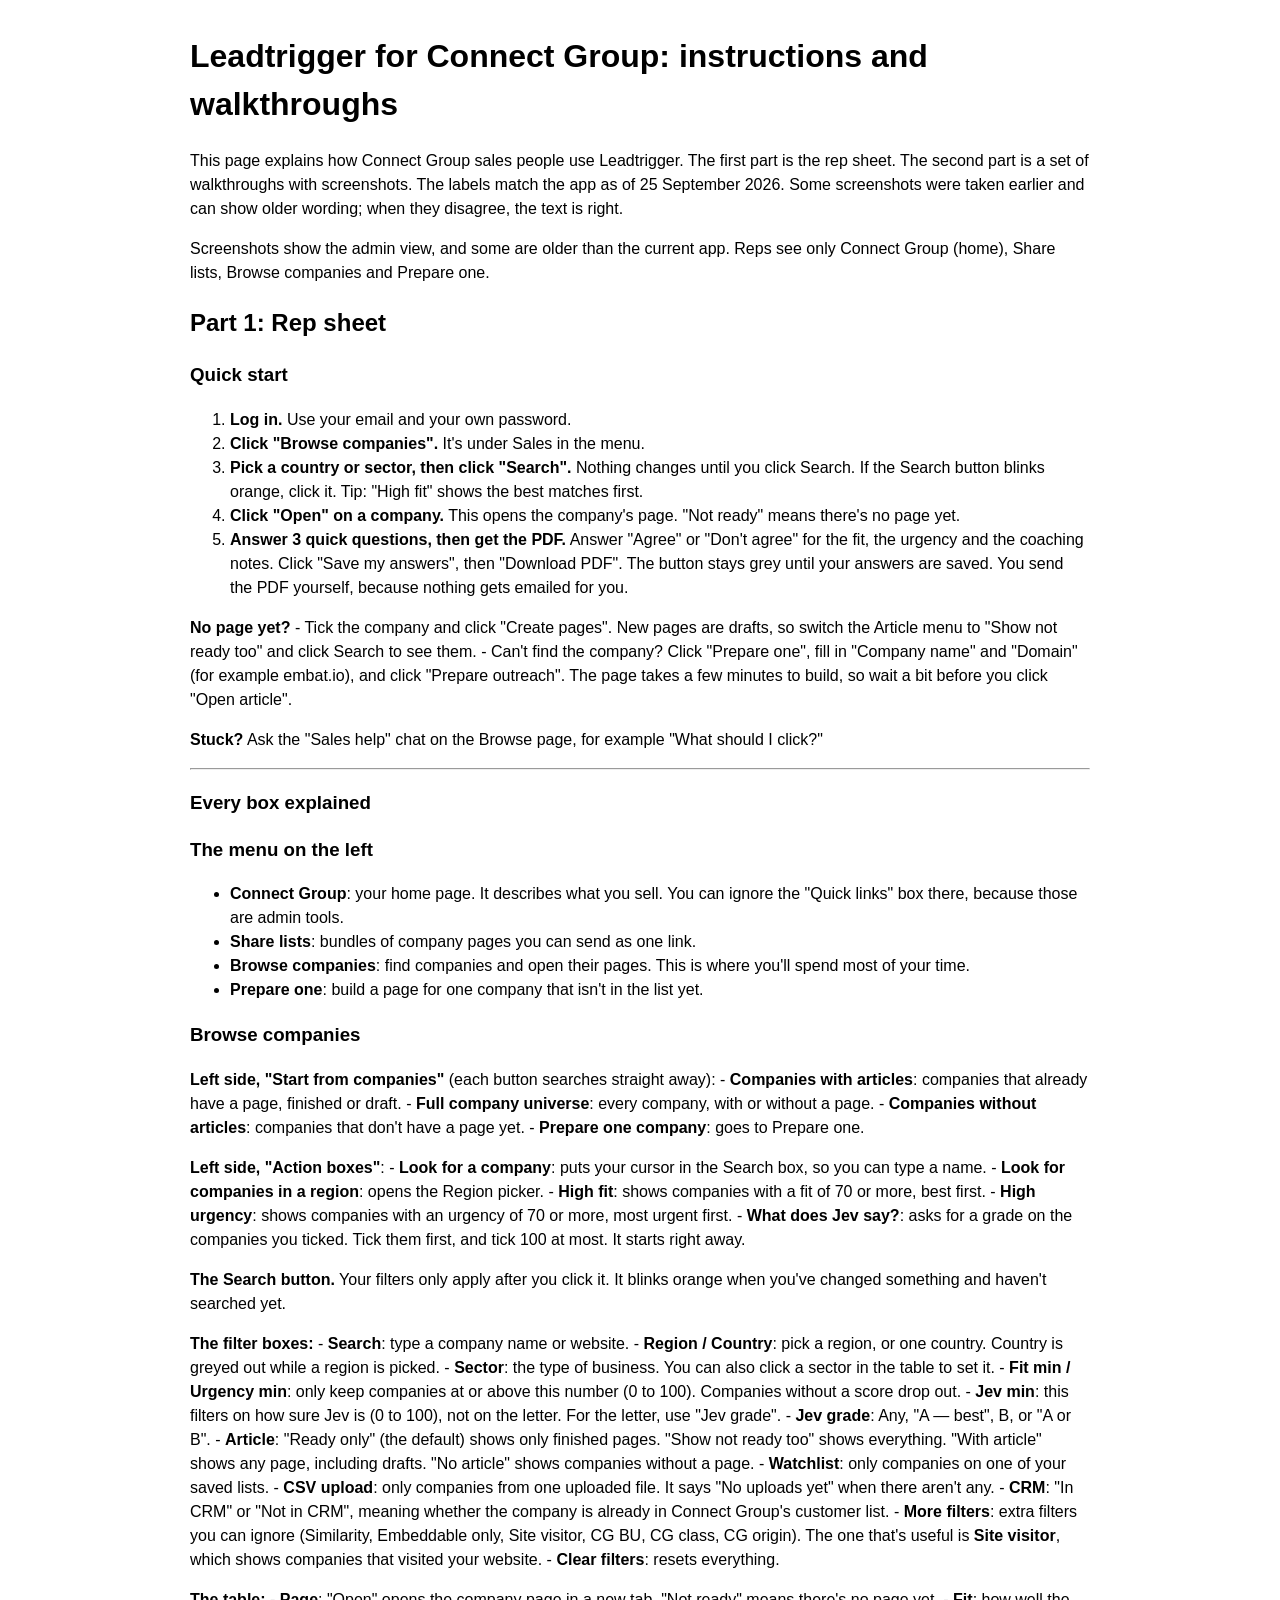
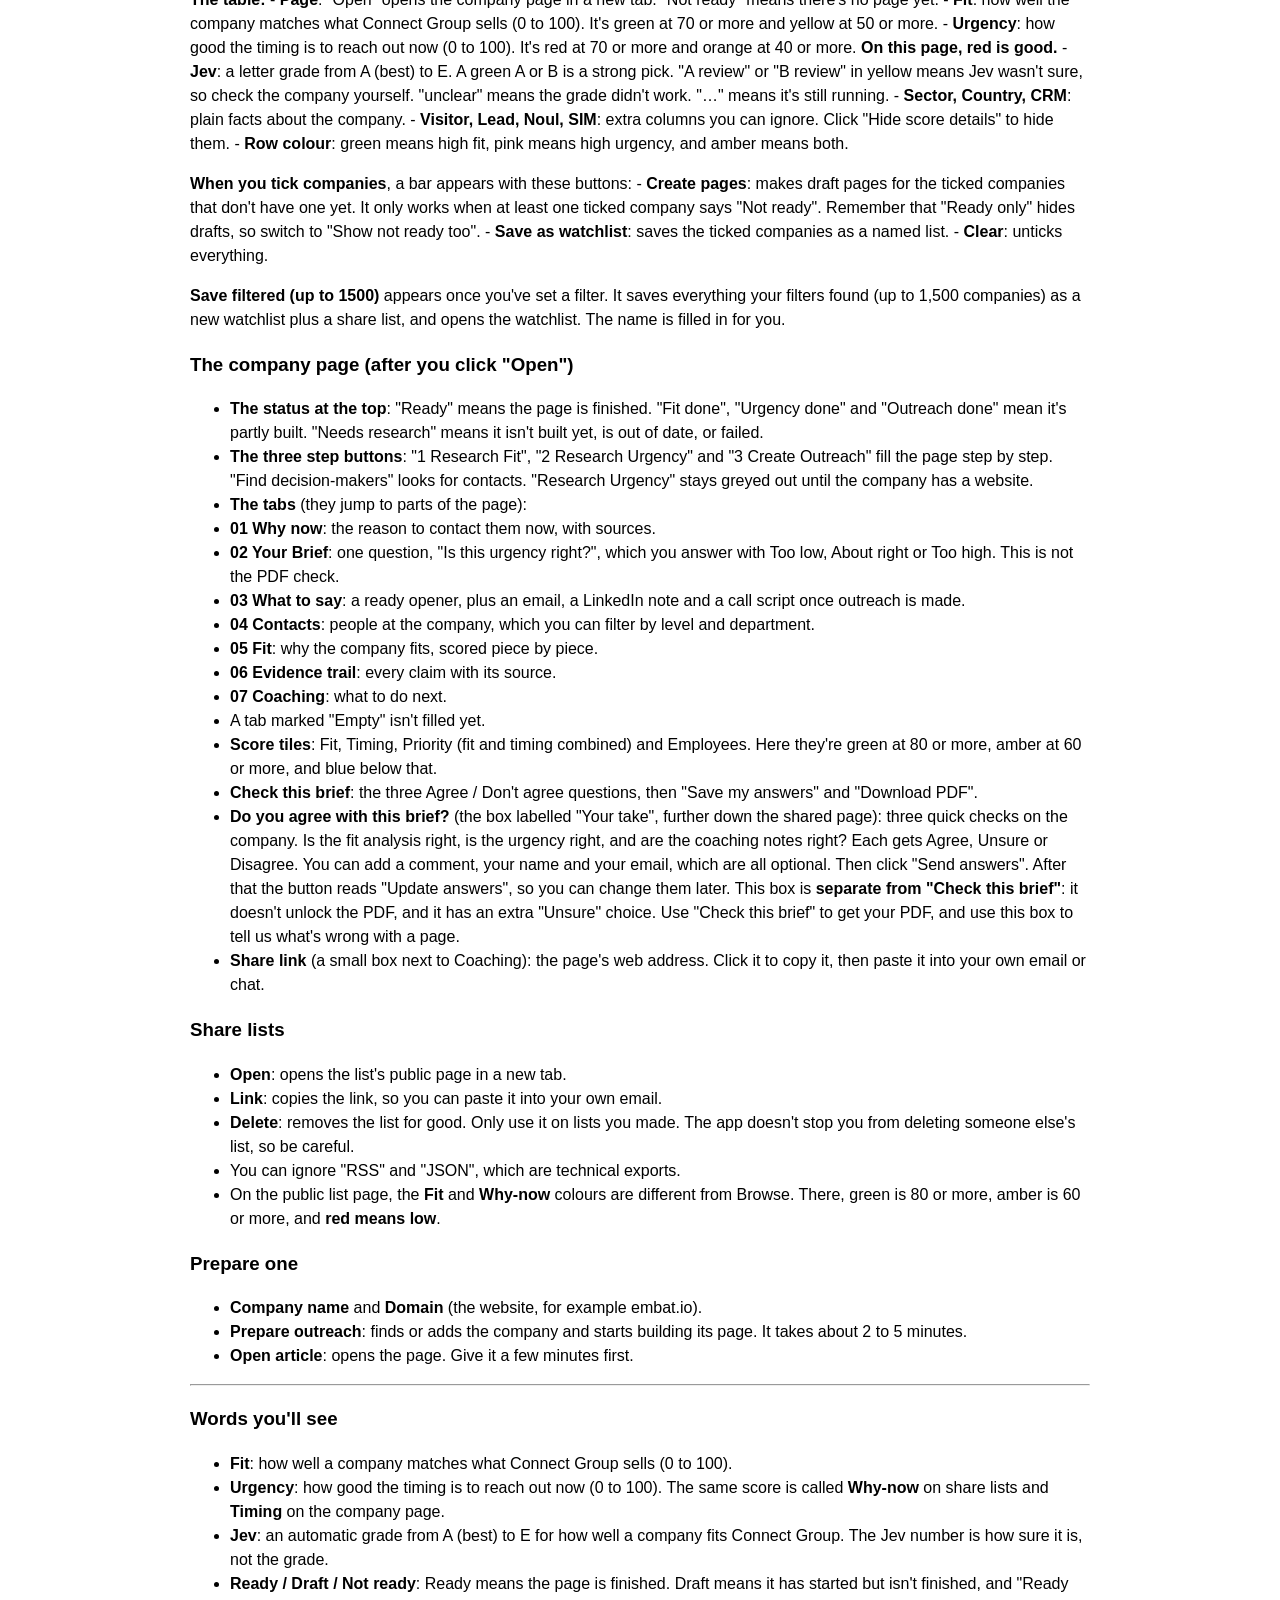
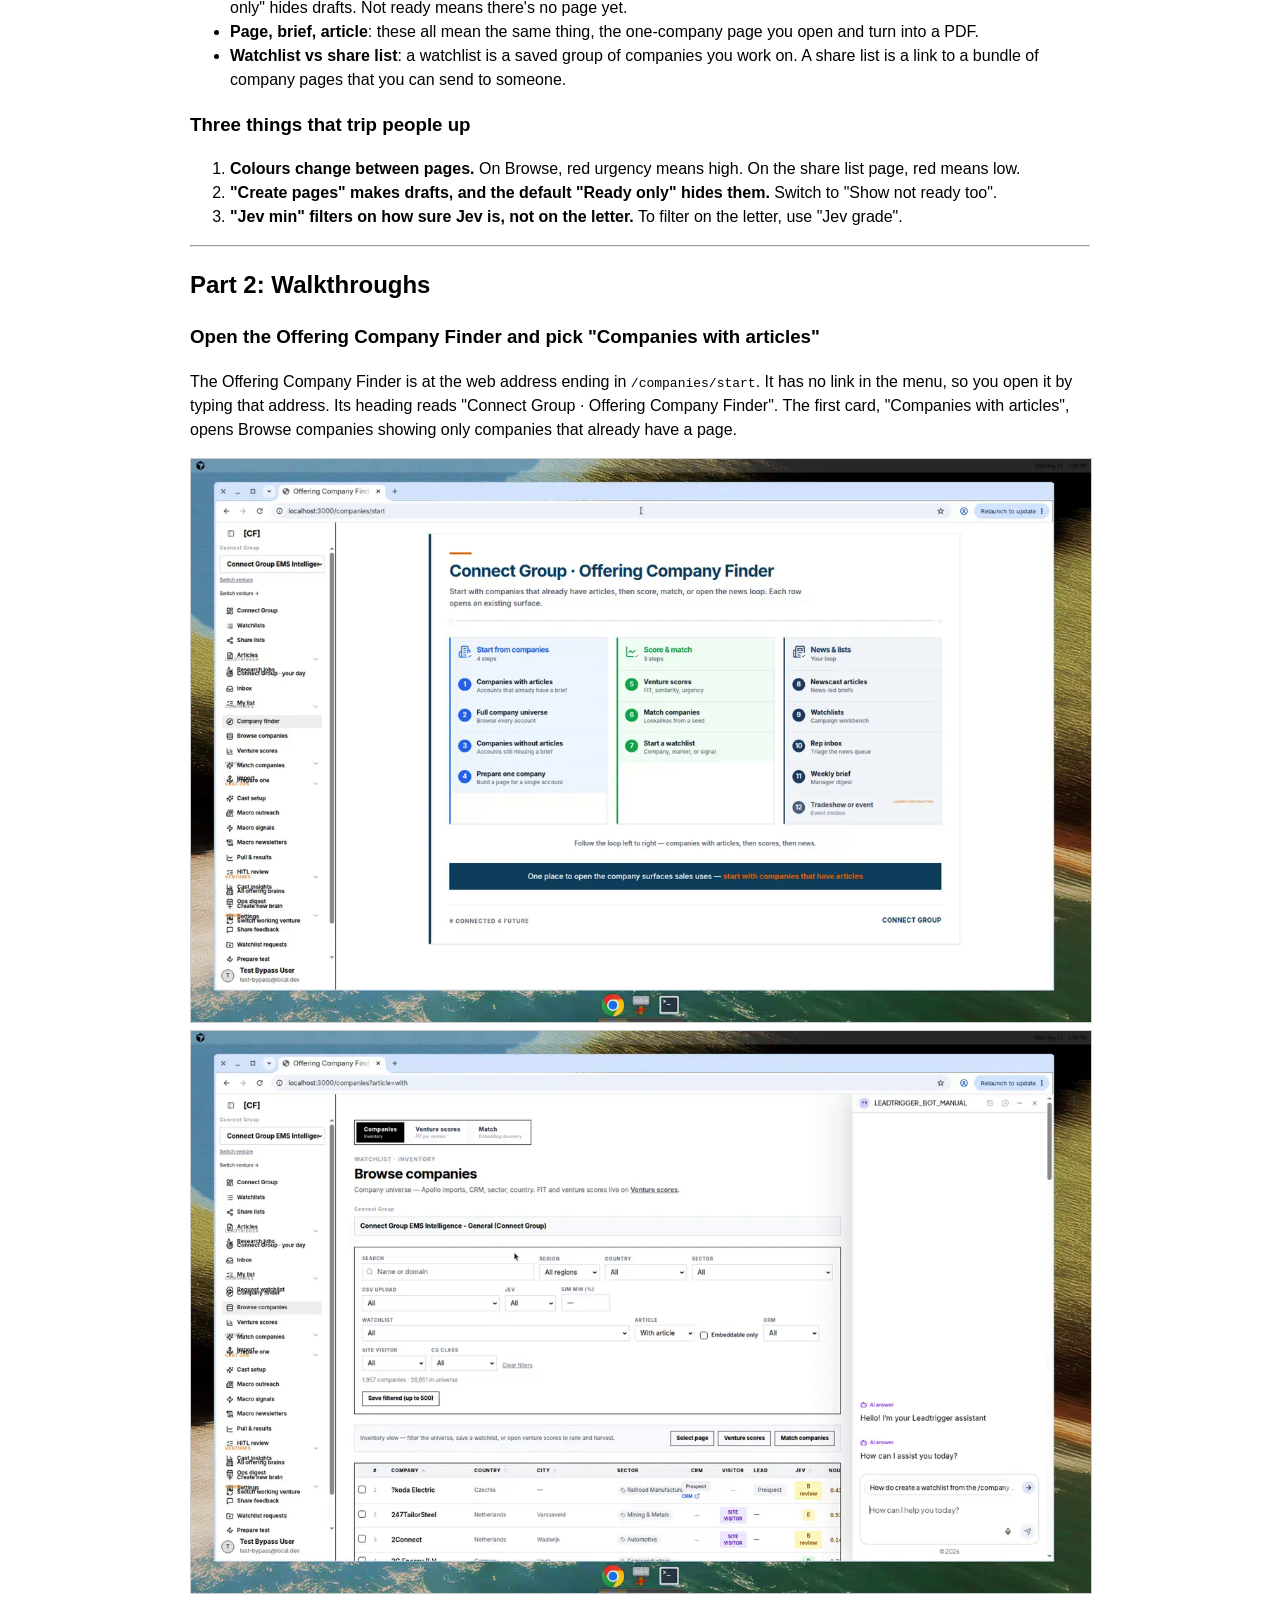
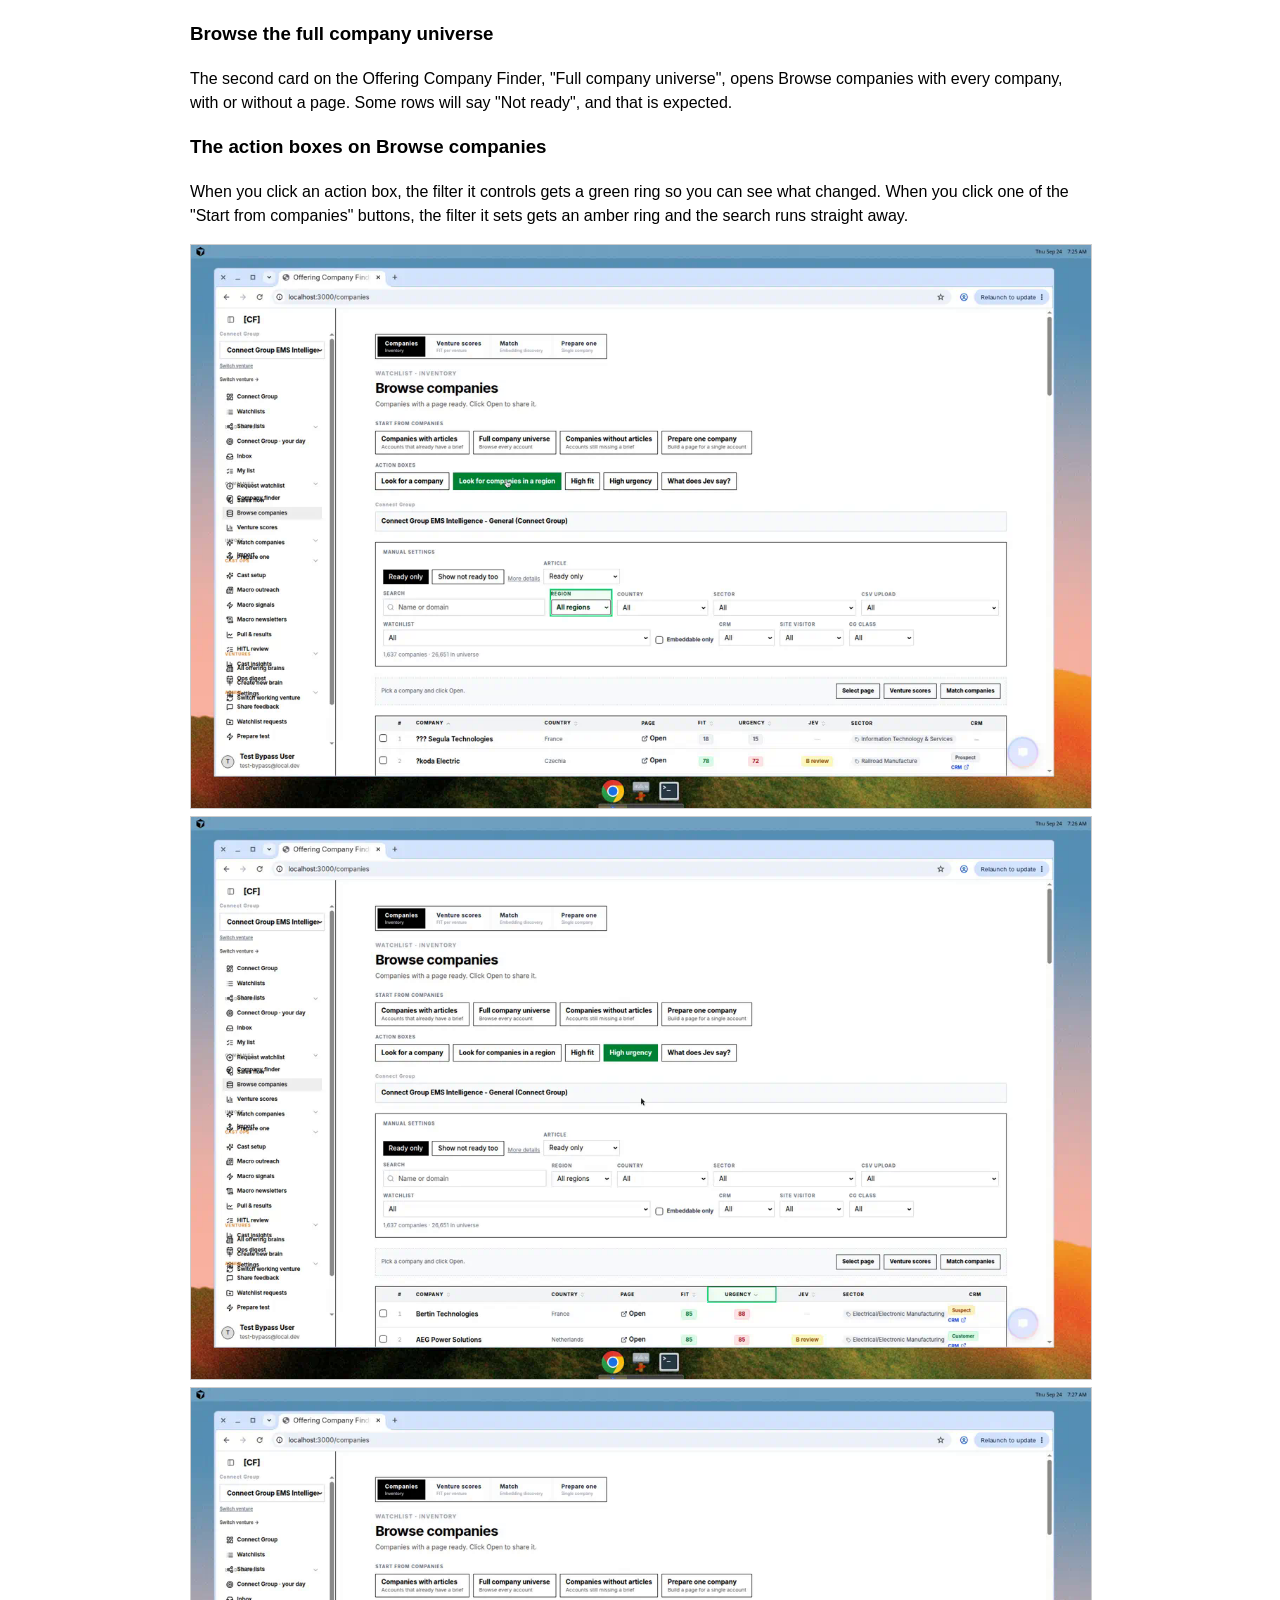
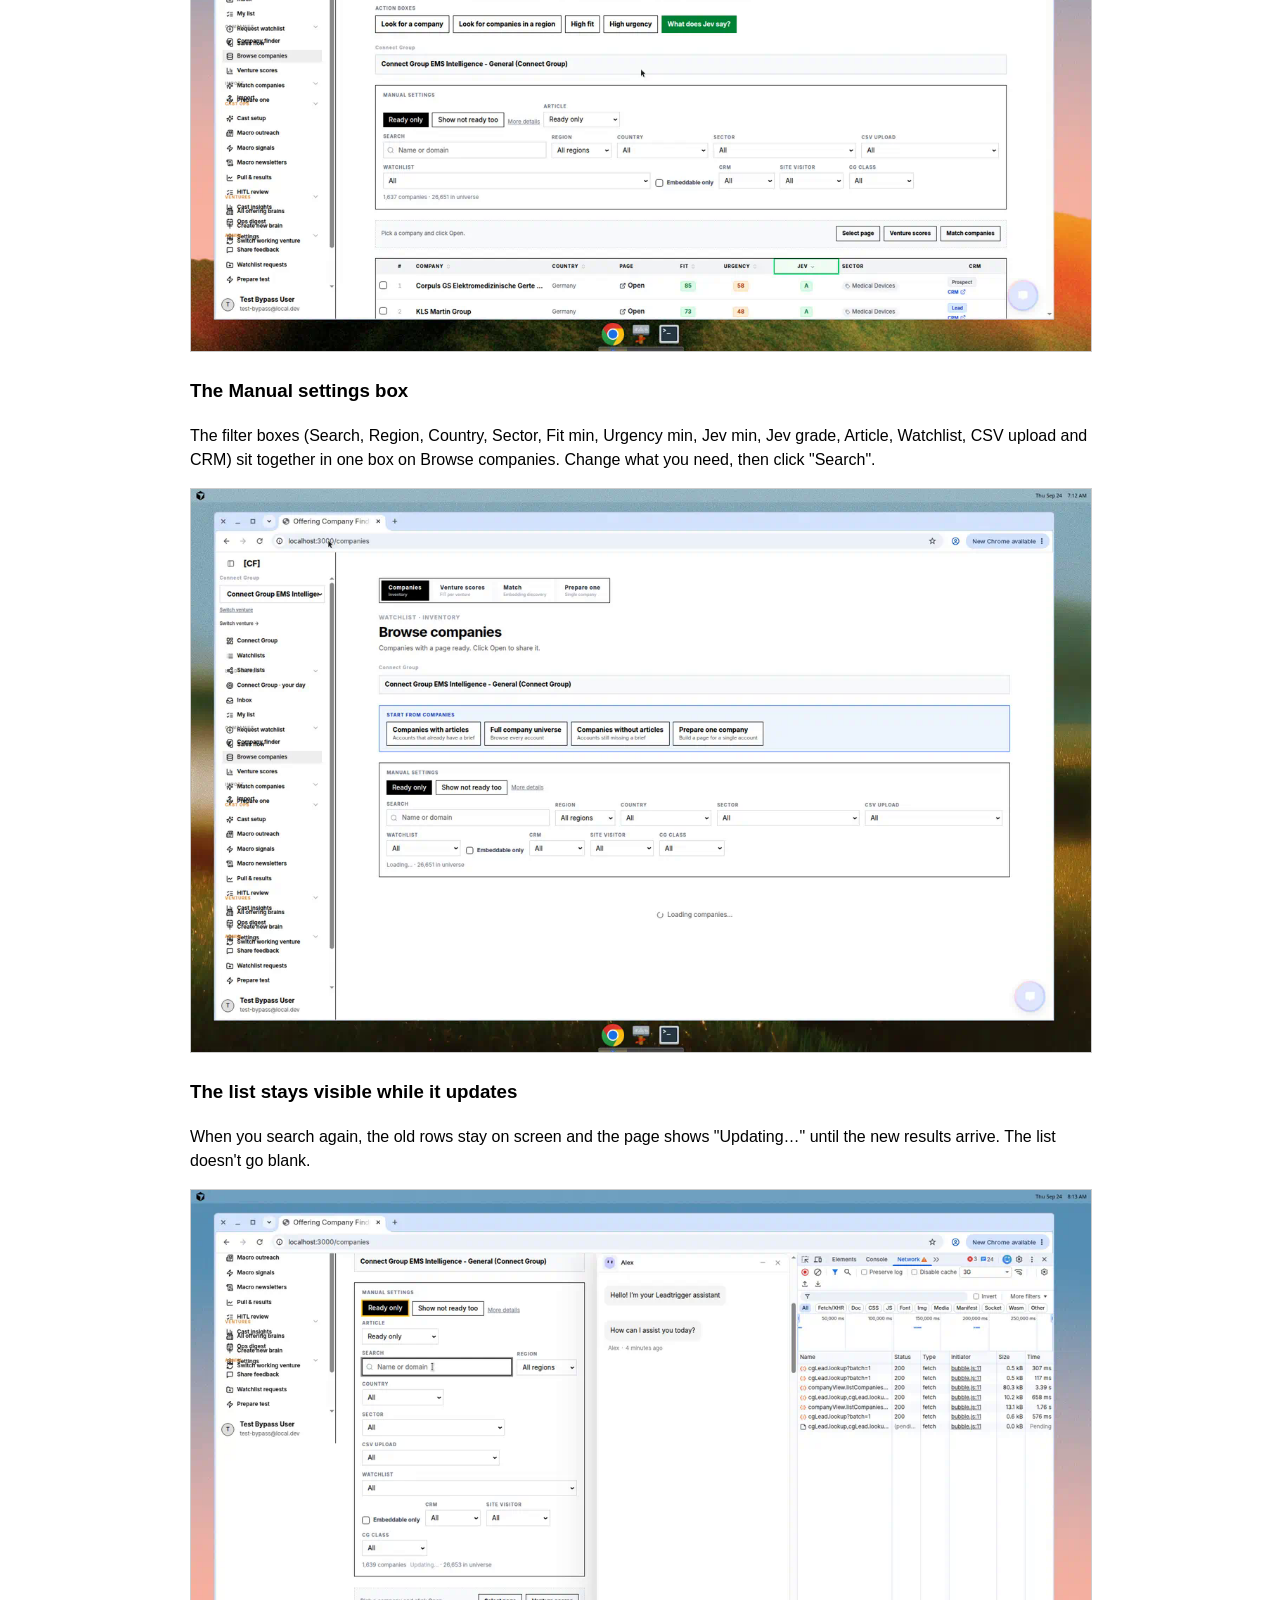
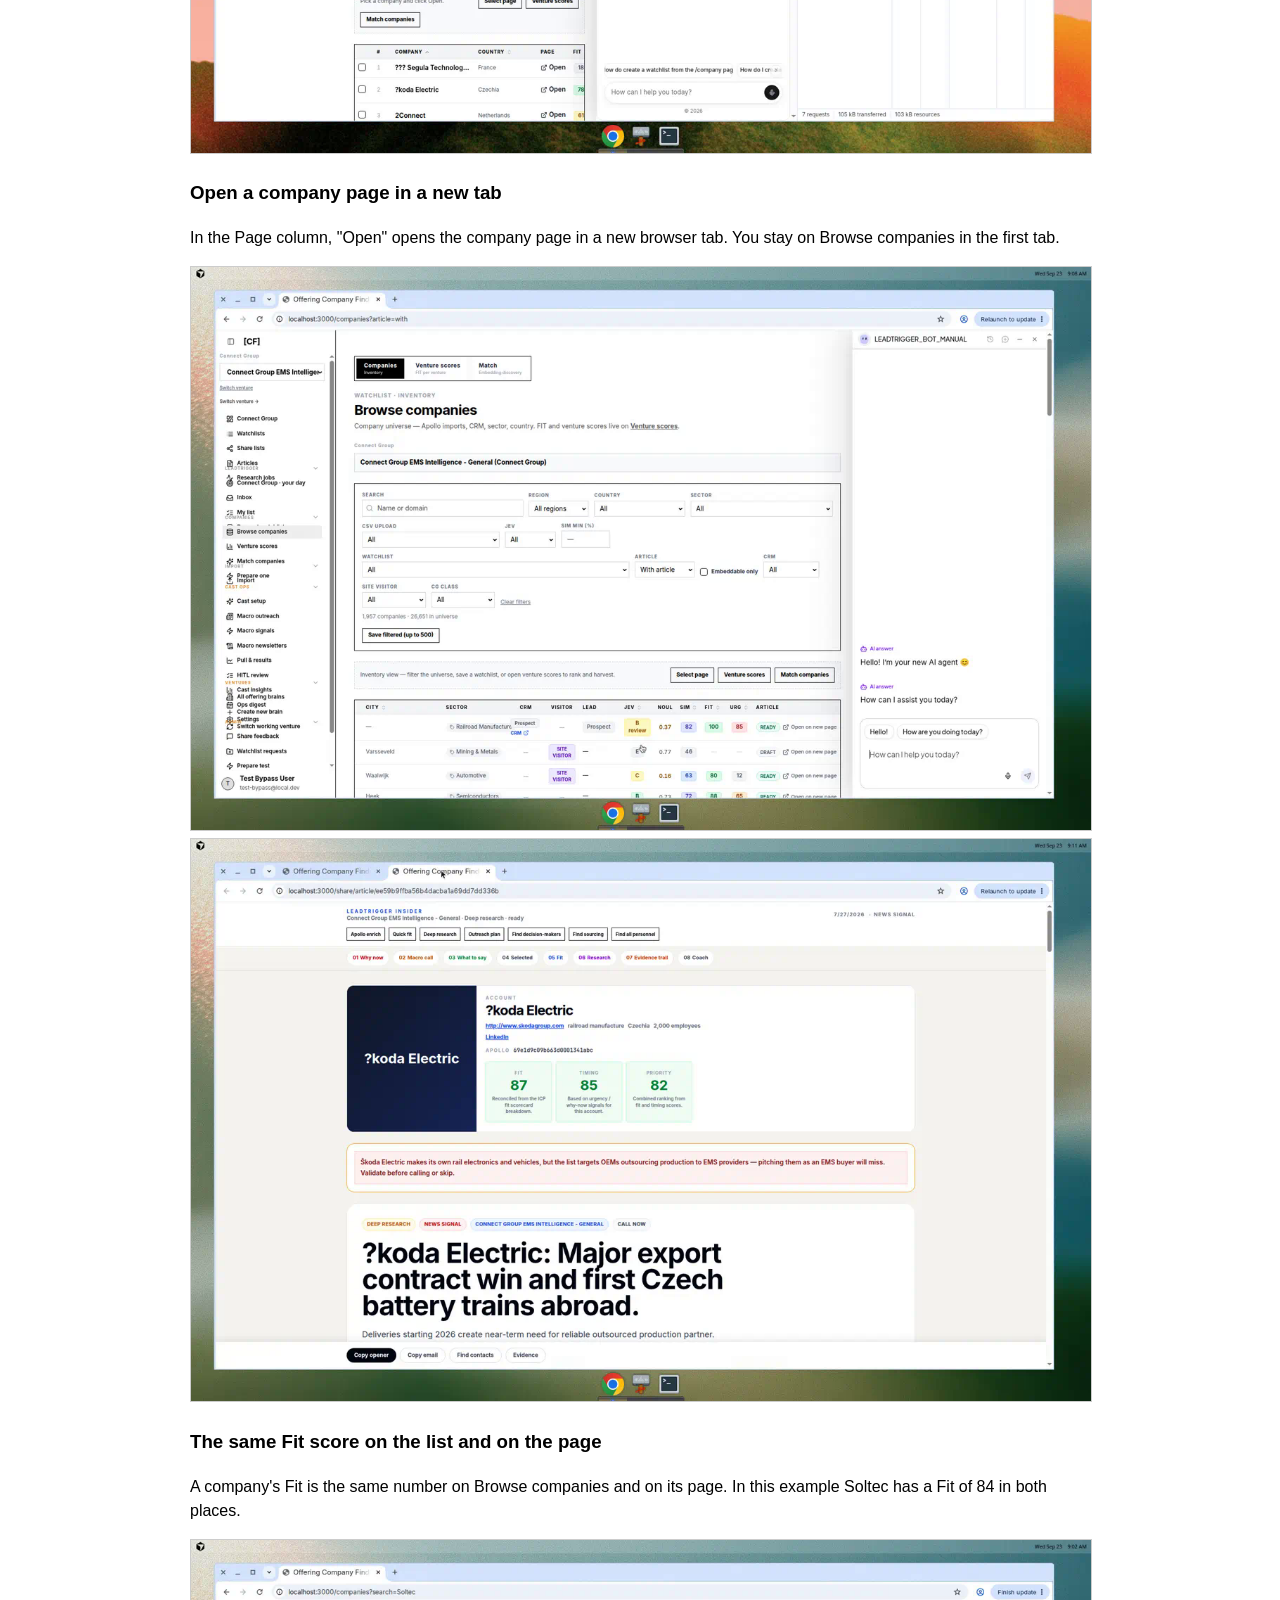
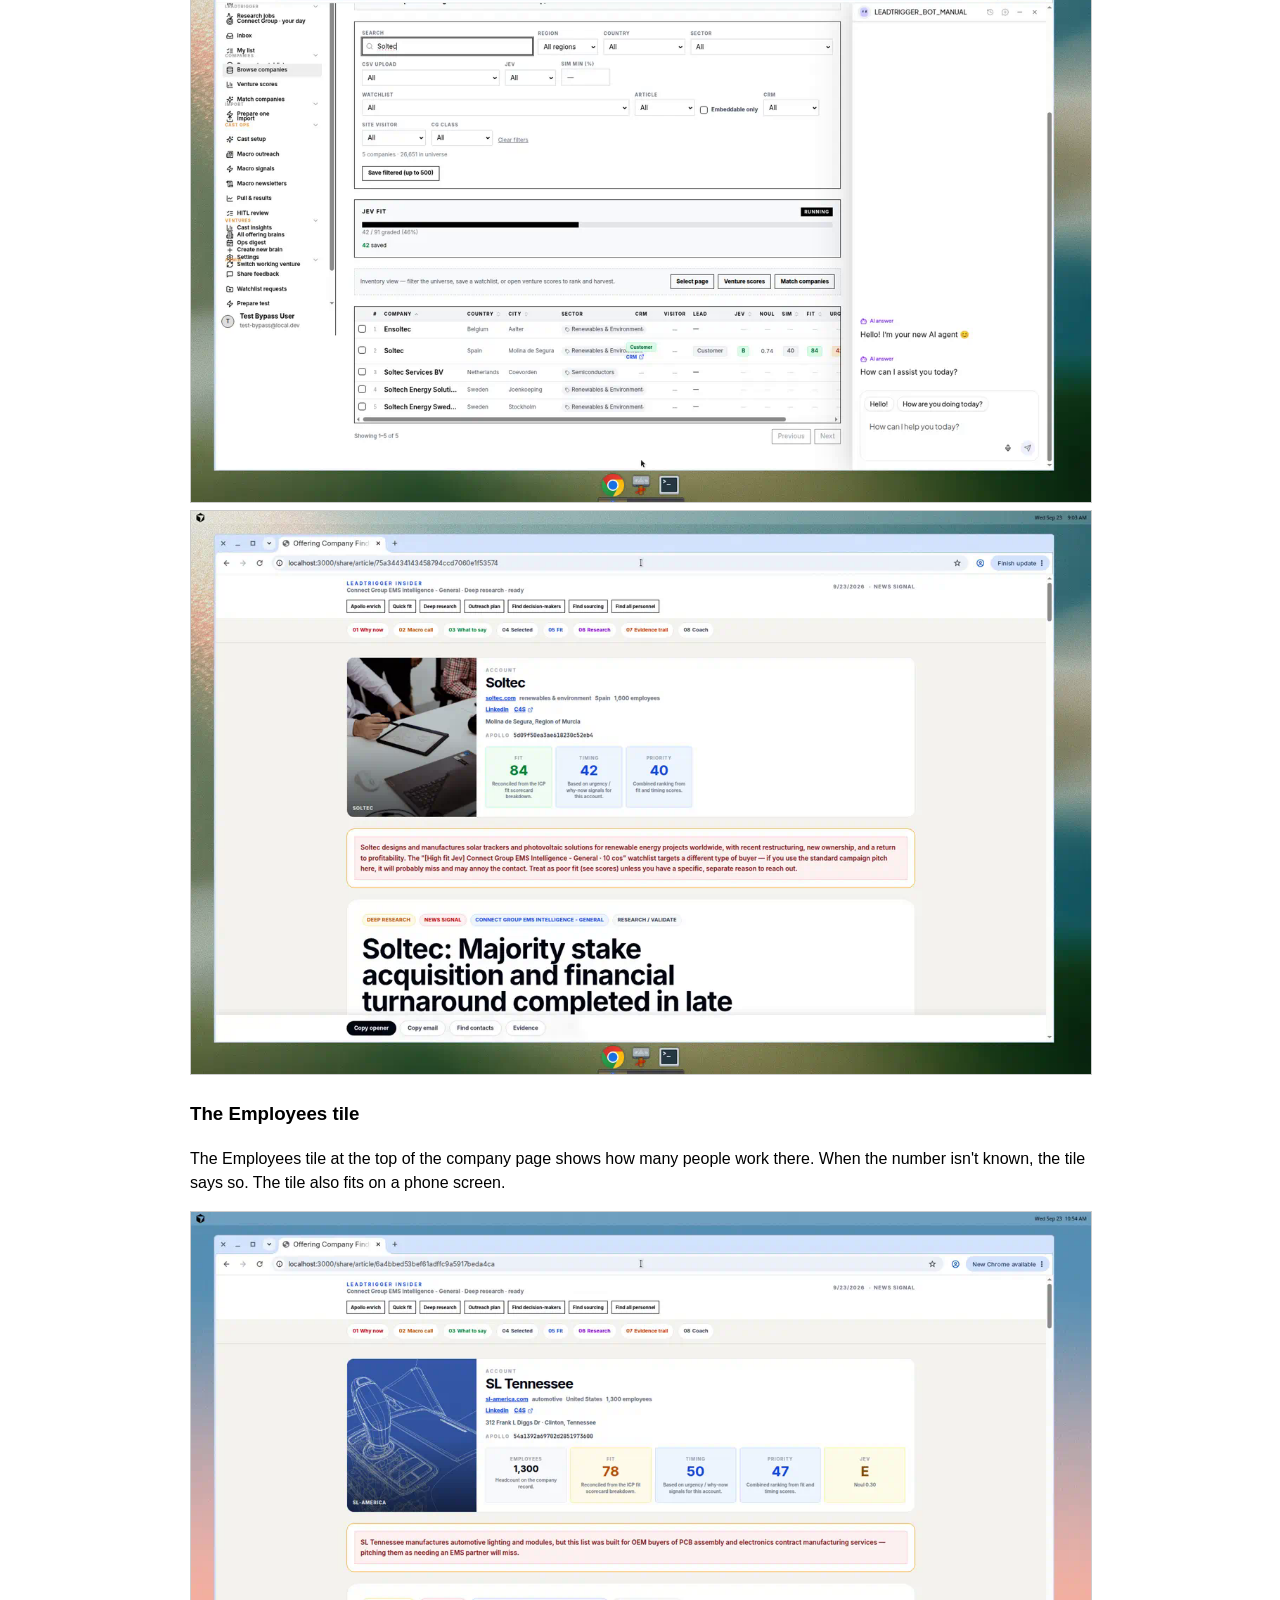
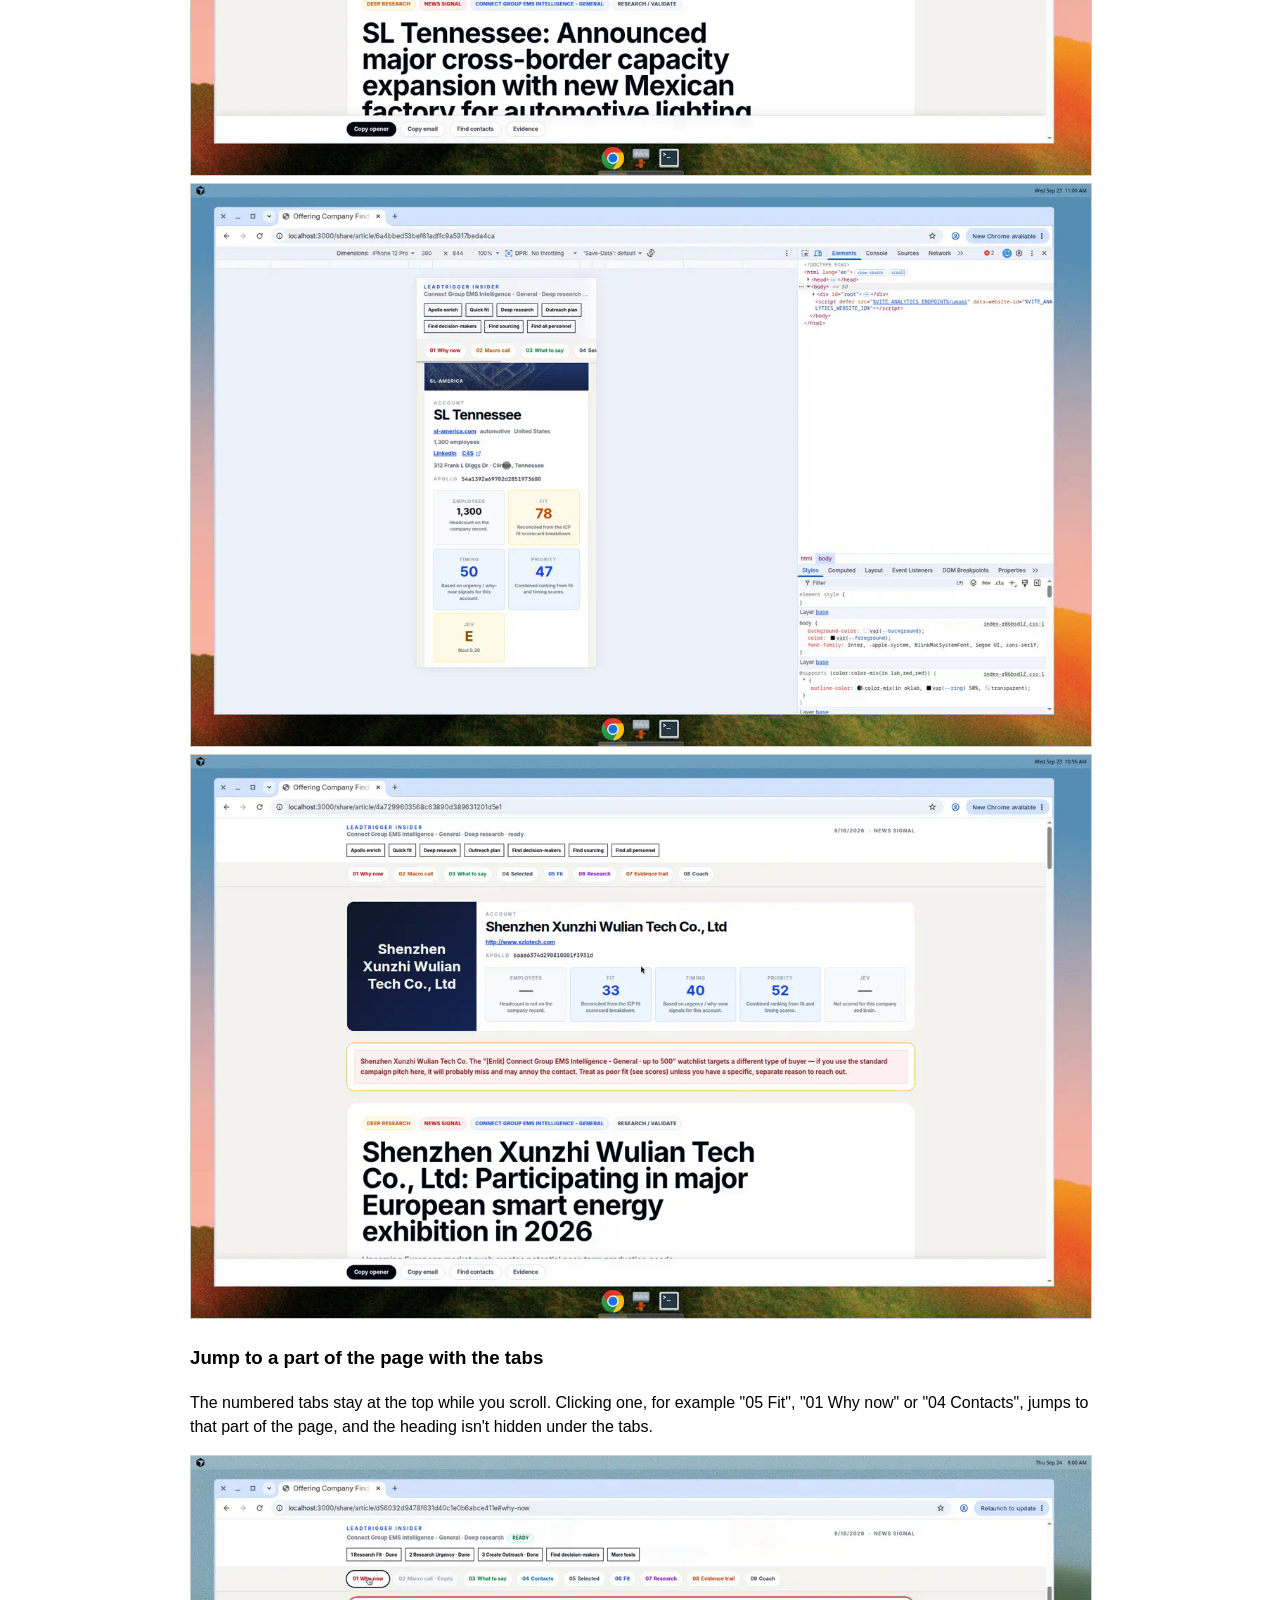
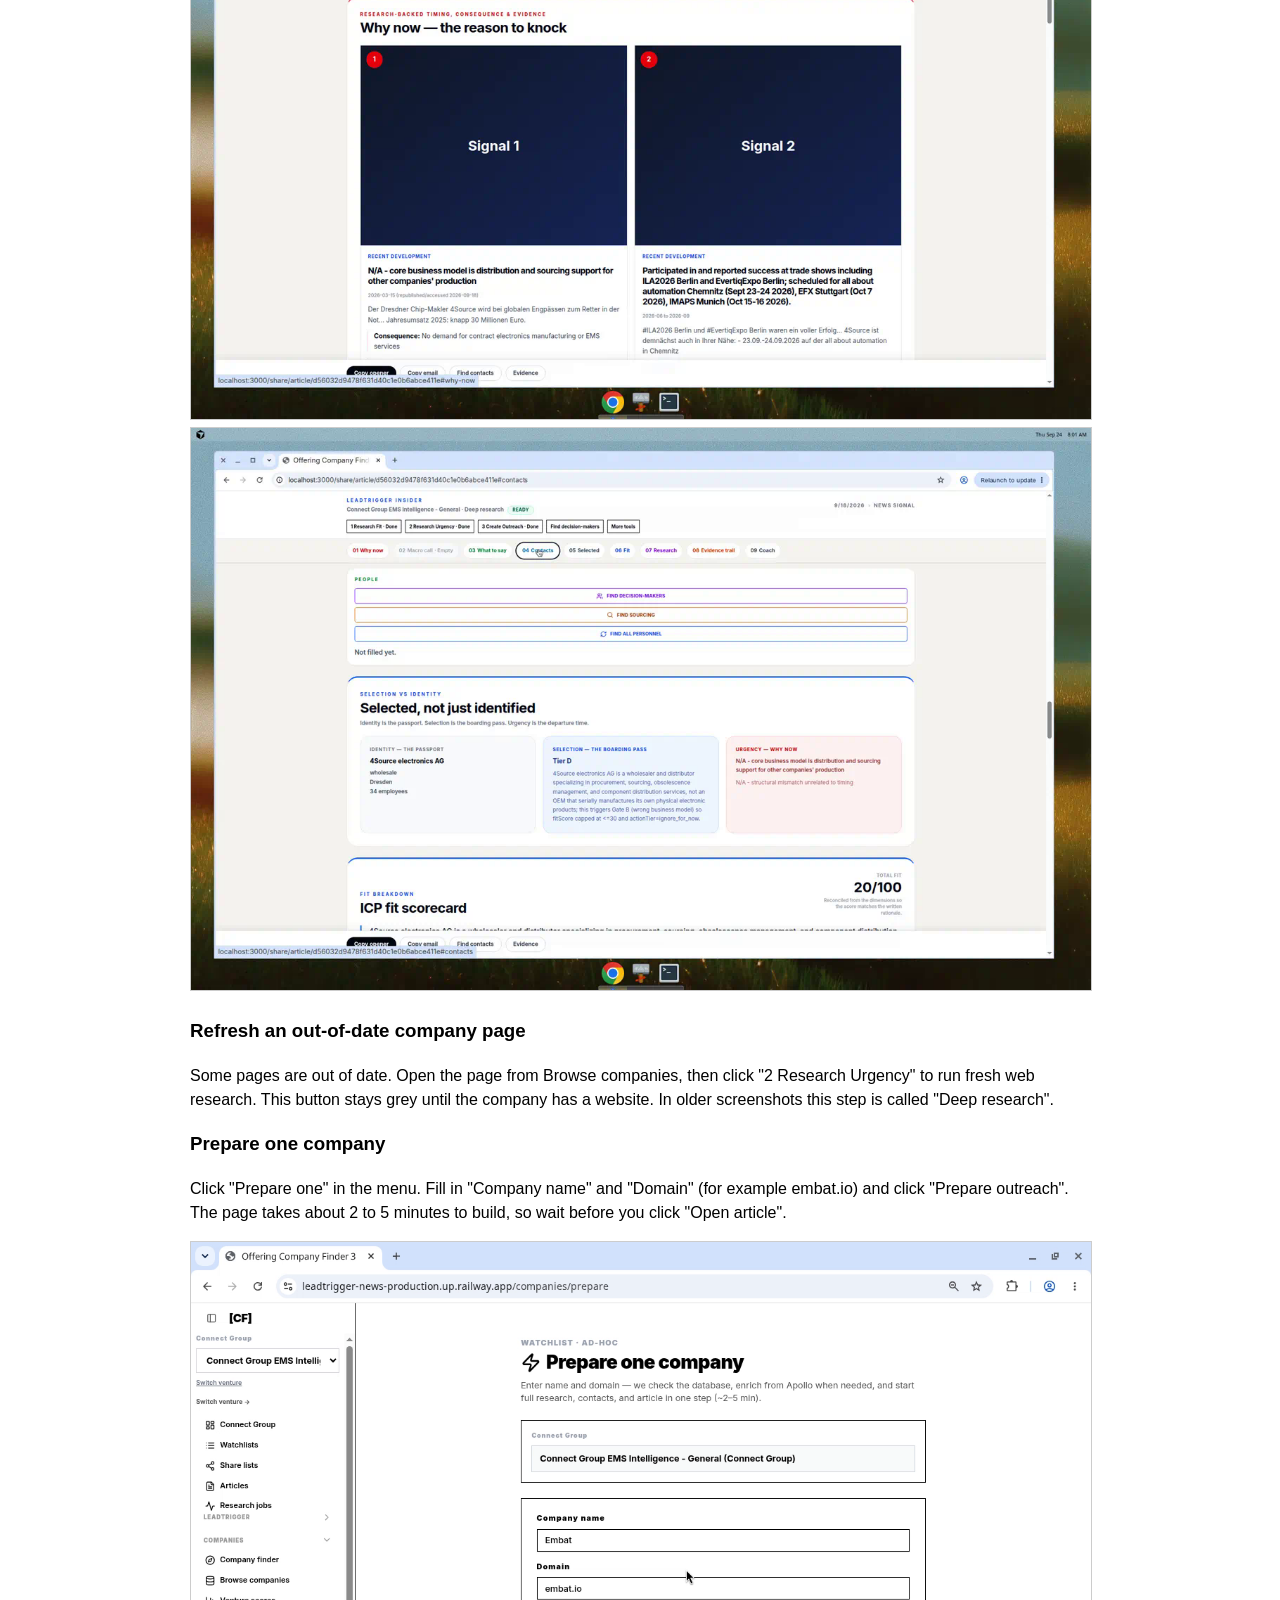
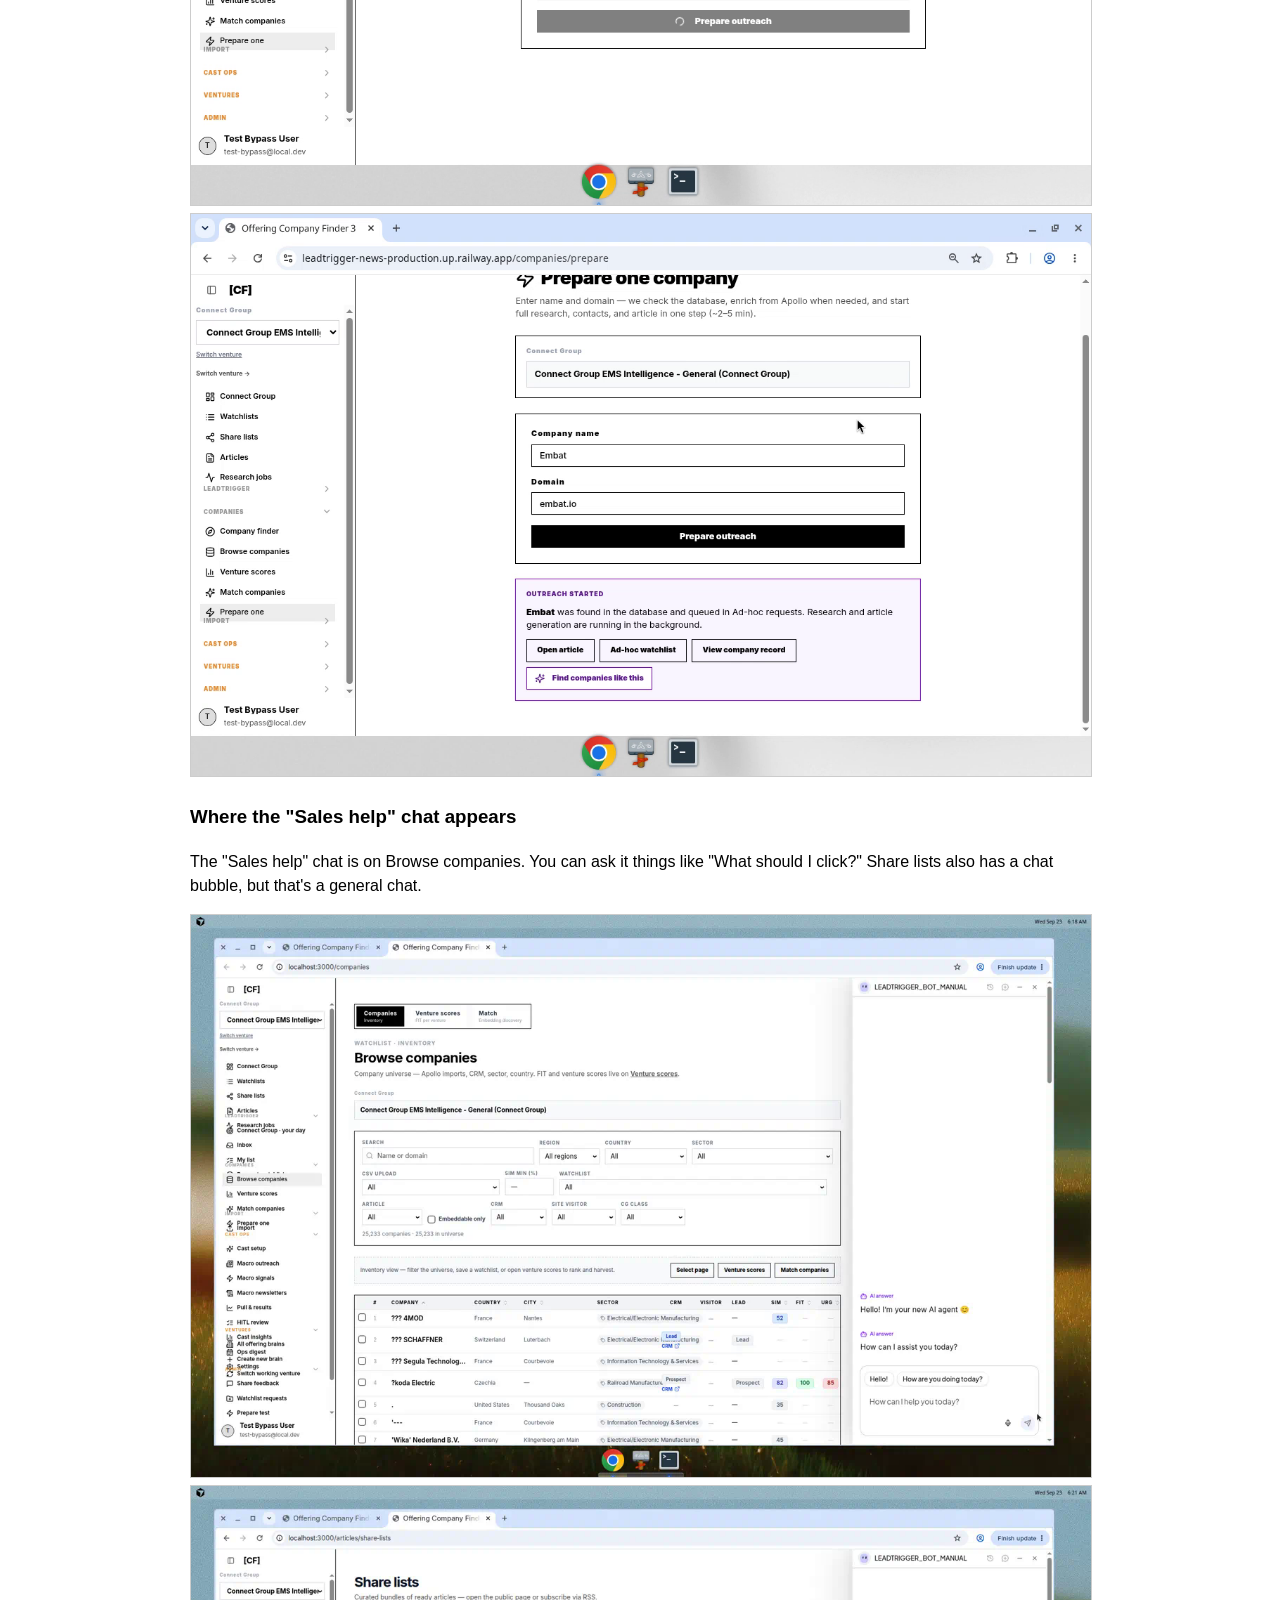
<file: docs/png.html>
<!doctype html>
<html lang="en"><head><meta charset="utf-8"><meta name="viewport" content="width=device-width,initial-scale=1">
<title>Leadtrigger for Connect Group: instructions and walkthroughs (with screenshots)</title>
<style>body{font-family:Arial,sans-serif;max-width:900px;margin:2rem auto;padding:0 1rem;line-height:1.5;color:#000}img{max-width:100%;height:auto;border:1px solid #ccc}</style>
</head><body>
<h1>Leadtrigger for Connect Group: instructions and walkthroughs</h1>
<p>This page explains how Connect Group sales people use Leadtrigger. The first part is the rep sheet. The second part is a set of walkthroughs with screenshots. The labels match the app as of 25 September 2026. Some screenshots were taken earlier and can show older wording; when they disagree, the text is right.</p>
<p>Screenshots show the admin view, and some are older than the current app. Reps see only Connect Group (home), Share lists, Browse companies and Prepare one.</p>
<h2>Part 1: Rep sheet</h2>
<h3>Quick start</h3>
<ol>
<li><strong>Log in.</strong> Use your email and your own password.</li>
<li><strong>Click "Browse companies".</strong> It's under Sales in the menu.</li>
<li><strong>Pick a country or sector, then click "Search".</strong> Nothing changes until you click Search. If the Search button blinks orange, click it. Tip: "High fit" shows the best matches first.</li>
<li><strong>Click "Open" on a company.</strong> This opens the company's page. "Not ready" means there's no page yet.</li>
<li><strong>Answer 3 quick questions, then get the PDF.</strong> Answer "Agree" or "Don't agree" for the fit, the urgency and the coaching notes. Click "Save my answers", then "Download PDF". The button stays grey until your answers are saved. You send the PDF yourself, because nothing gets emailed for you.</li>
</ol>
<p><strong>No page yet?</strong>
- Tick the company and click "Create pages". New pages are drafts, so switch the Article menu to "Show not ready too" and click Search to see them.
- Can't find the company? Click "Prepare one", fill in "Company name" and "Domain" (for example embat.io), and click "Prepare outreach". The page takes a few minutes to build, so wait a bit before you click "Open article".</p>
<p><strong>Stuck?</strong> Ask the "Sales help" chat on the Browse page, for example "What should I click?"</p>
<hr />
<h3>Every box explained</h3>
<h3>The menu on the left</h3>
<ul>
<li><strong>Connect Group</strong>: your home page. It describes what you sell. You can ignore the "Quick links" box there, because those are admin tools.</li>
<li><strong>Share lists</strong>: bundles of company pages you can send as one link.</li>
<li><strong>Browse companies</strong>: find companies and open their pages. This is where you'll spend most of your time.</li>
<li><strong>Prepare one</strong>: build a page for one company that isn't in the list yet.</li>
</ul>
<h3>Browse companies</h3>
<p><strong>Left side, "Start from companies"</strong> (each button searches straight away):
- <strong>Companies with articles</strong>: companies that already have a page, finished or draft.
- <strong>Full company universe</strong>: every company, with or without a page.
- <strong>Companies without articles</strong>: companies that don't have a page yet.
- <strong>Prepare one company</strong>: goes to Prepare one.</p>
<p><strong>Left side, "Action boxes"</strong>:
- <strong>Look for a company</strong>: puts your cursor in the Search box, so you can type a name.
- <strong>Look for companies in a region</strong>: opens the Region picker.
- <strong>High fit</strong>: shows companies with a fit of 70 or more, best first.
- <strong>High urgency</strong>: shows companies with an urgency of 70 or more, most urgent first.
- <strong>What does Jev say?</strong>: asks for a grade on the companies you ticked. Tick them first, and tick 100 at most. It starts right away.</p>
<p><strong>The Search button.</strong> Your filters only apply after you click it. It blinks orange when you've changed something and haven't searched yet.</p>
<p><strong>The filter boxes:</strong>
- <strong>Search</strong>: type a company name or website.
- <strong>Region / Country</strong>: pick a region, or one country. Country is greyed out while a region is picked.
- <strong>Sector</strong>: the type of business. You can also click a sector in the table to set it.
- <strong>Fit min / Urgency min</strong>: only keep companies at or above this number (0 to 100). Companies without a score drop out.
- <strong>Jev min</strong>: this filters on how sure Jev is (0 to 100), not on the letter. For the letter, use "Jev grade".
- <strong>Jev grade</strong>: Any, "A — best", B, or "A or B".
- <strong>Article</strong>: "Ready only" (the default) shows only finished pages. "Show not ready too" shows everything. "With article" shows any page, including drafts. "No article" shows companies without a page.
- <strong>Watchlist</strong>: only companies on one of your saved lists.
- <strong>CSV upload</strong>: only companies from one uploaded file. It says "No uploads yet" when there aren't any.
- <strong>CRM</strong>: "In CRM" or "Not in CRM", meaning whether the company is already in Connect Group's customer list.
- <strong>More filters</strong>: extra filters you can ignore (Similarity, Embeddable only, Site visitor, CG BU, CG class, CG origin). The one that's useful is <strong>Site visitor</strong>, which shows companies that visited your website.
- <strong>Clear filters</strong>: resets everything.</p>
<p><strong>The table:</strong>
- <strong>Page</strong>: "Open" opens the company page in a new tab. "Not ready" means there's no page yet.
- <strong>Fit</strong>: how well the company matches what Connect Group sells (0 to 100). It's green at 70 or more and yellow at 50 or more.
- <strong>Urgency</strong>: how good the timing is to reach out now (0 to 100). It's red at 70 or more and orange at 40 or more. <strong>On this page, red is good.</strong>
- <strong>Jev</strong>: a letter grade from A (best) to E. A green A or B is a strong pick. "A review" or "B review" in yellow means Jev wasn't sure, so check the company yourself. "unclear" means the grade didn't work. "…" means it's still running.
- <strong>Sector, Country, CRM</strong>: plain facts about the company.
- <strong>Visitor, Lead, Noul, SIM</strong>: extra columns you can ignore. Click "Hide score details" to hide them.
- <strong>Row colour</strong>: green means high fit, pink means high urgency, and amber means both.</p>
<p><strong>When you tick companies</strong>, a bar appears with these buttons:
- <strong>Create pages</strong>: makes draft pages for the ticked companies that don't have one yet. It only works when at least one ticked company says "Not ready". Remember that "Ready only" hides drafts, so switch to "Show not ready too".
- <strong>Save as watchlist</strong>: saves the ticked companies as a named list.
- <strong>Clear</strong>: unticks everything.</p>
<p><strong>Save filtered (up to 1500)</strong> appears once you've set a filter. It saves everything your filters found (up to 1,500 companies) as a new watchlist plus a share list, and opens the watchlist. The name is filled in for you.</p>
<h3>The company page (after you click "Open")</h3>
<ul>
<li><strong>The status at the top</strong>: "Ready" means the page is finished. "Fit done", "Urgency done" and "Outreach done" mean it's partly built. "Needs research" means it isn't built yet, is out of date, or failed.</li>
<li><strong>The three step buttons</strong>: "1 Research Fit", "2 Research Urgency" and "3 Create Outreach" fill the page step by step. "Find decision-makers" looks for contacts. "Research Urgency" stays greyed out until the company has a website.</li>
<li><strong>The tabs</strong> (they jump to parts of the page):</li>
<li><strong>01 Why now</strong>: the reason to contact them now, with sources.</li>
<li><strong>02 Your Brief</strong>: one question, "Is this urgency right?", which you answer with Too low, About right or Too high. This is not the PDF check.</li>
<li><strong>03 What to say</strong>: a ready opener, plus an email, a LinkedIn note and a call script once outreach is made.</li>
<li><strong>04 Contacts</strong>: people at the company, which you can filter by level and department.</li>
<li><strong>05 Fit</strong>: why the company fits, scored piece by piece.</li>
<li><strong>06 Evidence trail</strong>: every claim with its source.</li>
<li><strong>07 Coaching</strong>: what to do next.</li>
<li>A tab marked "Empty" isn't filled yet.</li>
<li><strong>Score tiles</strong>: Fit, Timing, Priority (fit and timing combined) and Employees. Here they're green at 80 or more, amber at 60 or more, and blue below that.</li>
<li><strong>Check this brief</strong>: the three Agree / Don't agree questions, then "Save my answers" and "Download PDF".</li>
<li><strong>Do you agree with this brief?</strong> (the box labelled "Your take", further down the shared page): three quick checks on the company. Is the fit analysis right, is the urgency right, and are the coaching notes right? Each gets Agree, Unsure or Disagree. You can add a comment, your name and your email, which are all optional. Then click "Send answers". After that the button reads "Update answers", so you can change them later. This box is <strong>separate from "Check this brief"</strong>: it doesn't unlock the PDF, and it has an extra "Unsure" choice. Use "Check this brief" to get your PDF, and use this box to tell us what's wrong with a page.</li>
<li><strong>Share link</strong> (a small box next to Coaching): the page's web address. Click it to copy it, then paste it into your own email or chat.</li>
</ul>
<h3>Share lists</h3>
<ul>
<li><strong>Open</strong>: opens the list's public page in a new tab.</li>
<li><strong>Link</strong>: copies the link, so you can paste it into your own email.</li>
<li><strong>Delete</strong>: removes the list for good. Only use it on lists you made. The app doesn't stop you from deleting someone else's list, so be careful.</li>
<li>You can ignore "RSS" and "JSON", which are technical exports.</li>
<li>On the public list page, the <strong>Fit</strong> and <strong>Why-now</strong> colours are different from Browse. There, green is 80 or more, amber is 60 or more, and <strong>red means low</strong>.</li>
</ul>
<h3>Prepare one</h3>
<ul>
<li><strong>Company name</strong> and <strong>Domain</strong> (the website, for example embat.io).</li>
<li><strong>Prepare outreach</strong>: finds or adds the company and starts building its page. It takes about 2 to 5 minutes.</li>
<li><strong>Open article</strong>: opens the page. Give it a few minutes first.</li>
</ul>
<hr />
<h3>Words you'll see</h3>
<ul>
<li><strong>Fit</strong>: how well a company matches what Connect Group sells (0 to 100).</li>
<li><strong>Urgency</strong>: how good the timing is to reach out now (0 to 100). The same score is called <strong>Why-now</strong> on share lists and <strong>Timing</strong> on the company page.</li>
<li><strong>Jev</strong>: an automatic grade from A (best) to E for how well a company fits Connect Group. The Jev number is how sure it is, not the grade.</li>
<li><strong>Ready / Draft / Not ready</strong>: Ready means the page is finished. Draft means it has started but isn't finished, and "Ready only" hides drafts. Not ready means there's no page yet.</li>
<li><strong>Page, brief, article</strong>: these all mean the same thing, the one-company page you open and turn into a PDF.</li>
<li><strong>Watchlist vs share list</strong>: a watchlist is a saved group of companies you work on. A share list is a link to a bundle of company pages that you can send to someone.</li>
</ul>
<h3>Three things that trip people up</h3>
<ol>
<li><strong>Colours change between pages.</strong> On Browse, red urgency means high. On the share list page, red means low.</li>
<li><strong>"Create pages" makes drafts, and the default "Ready only" hides them.</strong> Switch to "Show not ready too".</li>
<li><strong>"Jev min" filters on how sure Jev is, not on the letter.</strong> To filter on the letter, use "Jev grade".</li>
</ol>
<hr />
<h2>Part 2: Walkthroughs</h2>
<h3>Open the Offering Company Finder and pick "Companies with articles"</h3>
<p>The Offering Company Finder is at the web address ending in <code>/companies/start</code>. It has no link in the menu, so you open it by typing that address. Its heading reads "Connect Group · Offering Company Finder". The first card, "Companies with articles", opens Browse companies showing only companies that already have a page.</p>
<p><img alt="Offering Company Finder with its numbered cards" src="img/04-offering_company_finder_hub.png" />
<img alt="Browse companies filtered to companies with articles" src="img/04-companies_with_article_filter.png" /></p>
<h3>Browse the full company universe</h3>
<p>The second card on the Offering Company Finder, "Full company universe", opens Browse companies with every company, with or without a page. Some rows will say "Not ready", and that is expected.</p>
<h3>The action boxes on Browse companies</h3>
<p>When you click an action box, the filter it controls gets a green ring so you can see what changed. When you click one of the "Start from companies" buttons, the filter it sets gets an amber ring and the search runs straight away.</p>
<p><img alt="Look for companies in a region highlights the Region picker" src="img/09-browse_action_region_green.png" />
<img alt="High urgency highlights Urgency" src="img/09-browse_action_fit_green.png" />
<img alt="What does Jev say? highlights the Jev column" src="img/09-browse_preset_article_amber.png" /></p>
<h3>The Manual settings box</h3>
<p>The filter boxes (Search, Region, Country, Sector, Fit min, Urgency min, Jev min, Jev grade, Article, Watchlist, CSV upload and CRM) sit together in one box on Browse companies. Change what you need, then click "Search".</p>
<p><img alt="The Manual settings box on Browse companies" src="img/10-browse-manual-settings-heading.png" /></p>
<h3>The list stays visible while it updates</h3>
<p>When you search again, the old rows stay on screen and the page shows "Updating…" until the new results arrive. The list doesn't go blank.</p>
<p><img alt="Browse companies showing Updating… with the old rows still visible" src="img/11-browse-updating-keeps-rows.png" /></p>
<h3>Open a company page in a new tab</h3>
<p>In the Page column, "Open" opens the company page in a new browser tab. You stay on Browse companies in the first tab.</p>
<p><img alt="Older version: the link was called 'Open on new page'" src="img/02-companies_open_on_new_page.png" />
<img alt="The company page opened in a new tab" src="img/02-share_article_opened.png" /></p>
<h3>The same Fit score on the list and on the page</h3>
<p>A company's Fit is the same number on Browse companies and on its page. In this example Soltec has a Fit of 84 in both places.</p>
<p><img alt="Soltec with Fit 84 on Browse companies" src="img/03-soltec-companies-fit-84.png" />
<img alt="Soltec with Fit 84 on its company page" src="img/03-soltec-article-fit-84.png" /></p>
<h3>The Employees tile</h3>
<p>The Employees tile at the top of the company page shows how many people work there. When the number isn't known, the tile says so. The tile also fits on a phone screen.</p>
<p><img alt="Employees tile on a laptop screen" src="img/07-employees-header-1300.png" />
<img alt="Employees tile on a phone screen" src="img/07-employees-header-mobile.png" />
<img alt="Employees tile when the number is unknown" src="img/07-employees-header-unknown.png" /></p>
<h3>Jump to a part of the page with the tabs</h3>
<p>The numbered tabs stay at the top while you scroll. Clicking one, for example "05 Fit", "01 Why now" or "04 Contacts", jumps to that part of the page, and the heading isn't hidden under the tabs.</p>
<p><img alt="After clicking the Why now tab" src="img/08-fit-under-sticky-nav.png" />
<img alt="After clicking the Contacts tab" src="img/08-contacts-under-sticky-nav.png" /></p>
<h3>Refresh an out-of-date company page</h3>
<p>Some pages are out of date. Open the page from Browse companies, then click "2 Research Urgency" to run fresh web research. This button stays grey until the company has a website. In older screenshots this step is called "Deep research".</p>
<h3>Prepare one company</h3>
<p>Click "Prepare one" in the menu. Fill in "Company name" and "Domain" (for example embat.io) and click "Prepare outreach". The page takes about 2 to 5 minutes to build, so wait before you click "Open article".</p>
<p><img alt="The Prepare one company form filled in" src="img/ps03-frame_70pct.png" />
<img alt="After Prepare outreach: Outreach started, with Open article" src="img/ps03-frame_20pct.png" /></p>
<h3>Where the "Sales help" chat appears</h3>
<p>The "Sales help" chat is on Browse companies. You can ask it things like "What should I click?" Share lists also has a chat bubble, but that's a general chat.</p>
<p><img alt="Chat bubble on Browse companies" src="img/05-insertchat_companies_bubble.png" />
<img alt="Chat bubble on Share lists" src="img/05-insertchat_share_lists_bubble.png" /></p>
<h3>A watchlist opened as a sales user</h3>
<p>A watchlist is a saved group of companies. This is what one looks like after you save it or open it as a sales user.</p>
<p><img alt="A watchlist page (older sales menu)" src="img/01-sales-flow-watchlist.png" /></p>
<hr />
<h2>Part 3: Questions and answers</h2>
<h3>How do I create a watchlist from a company page?</h3>
<p>You can't do it from the company page, because it has no watchlist button. Make the watchlist on Browse companies instead:</p>
<ol>
<li>Click "Browse companies" in the menu.</li>
<li>Type the company's name or website in the "Search" box and click "Search".</li>
<li>Tick the box in front of the company.</li>
<li>In the bar that appears, click "Save as watchlist".</li>
<li>A "Create watchlist" window opens with a name already filled in. Change the name if you like, then click "Save watchlist".</li>
</ol>
<p>The watchlist opens straight away, and a share list is made with it. You can tick up to 500 companies before you save. Later, find it under Share lists, because saving also made a share list with the same companies.</p>
<p>There are two other ways to make a watchlist:
- <strong>Save filtered:</strong> set your filters on Browse companies, click "Search", then click "Save filtered (up to 1500)". Everything your filters found (up to 1,500 companies) is saved as a new watchlist plus a share list, with a name filled in for you.
- <strong>Prepare one:</strong> for a company that isn't in Leadtrigger yet, click "Prepare one", fill in "Company name" and "Domain", and click "Prepare outreach". The result box has an "Ad-hoc watchlist" link. You don't choose a name for that list.</p>
</body></html>
</file>
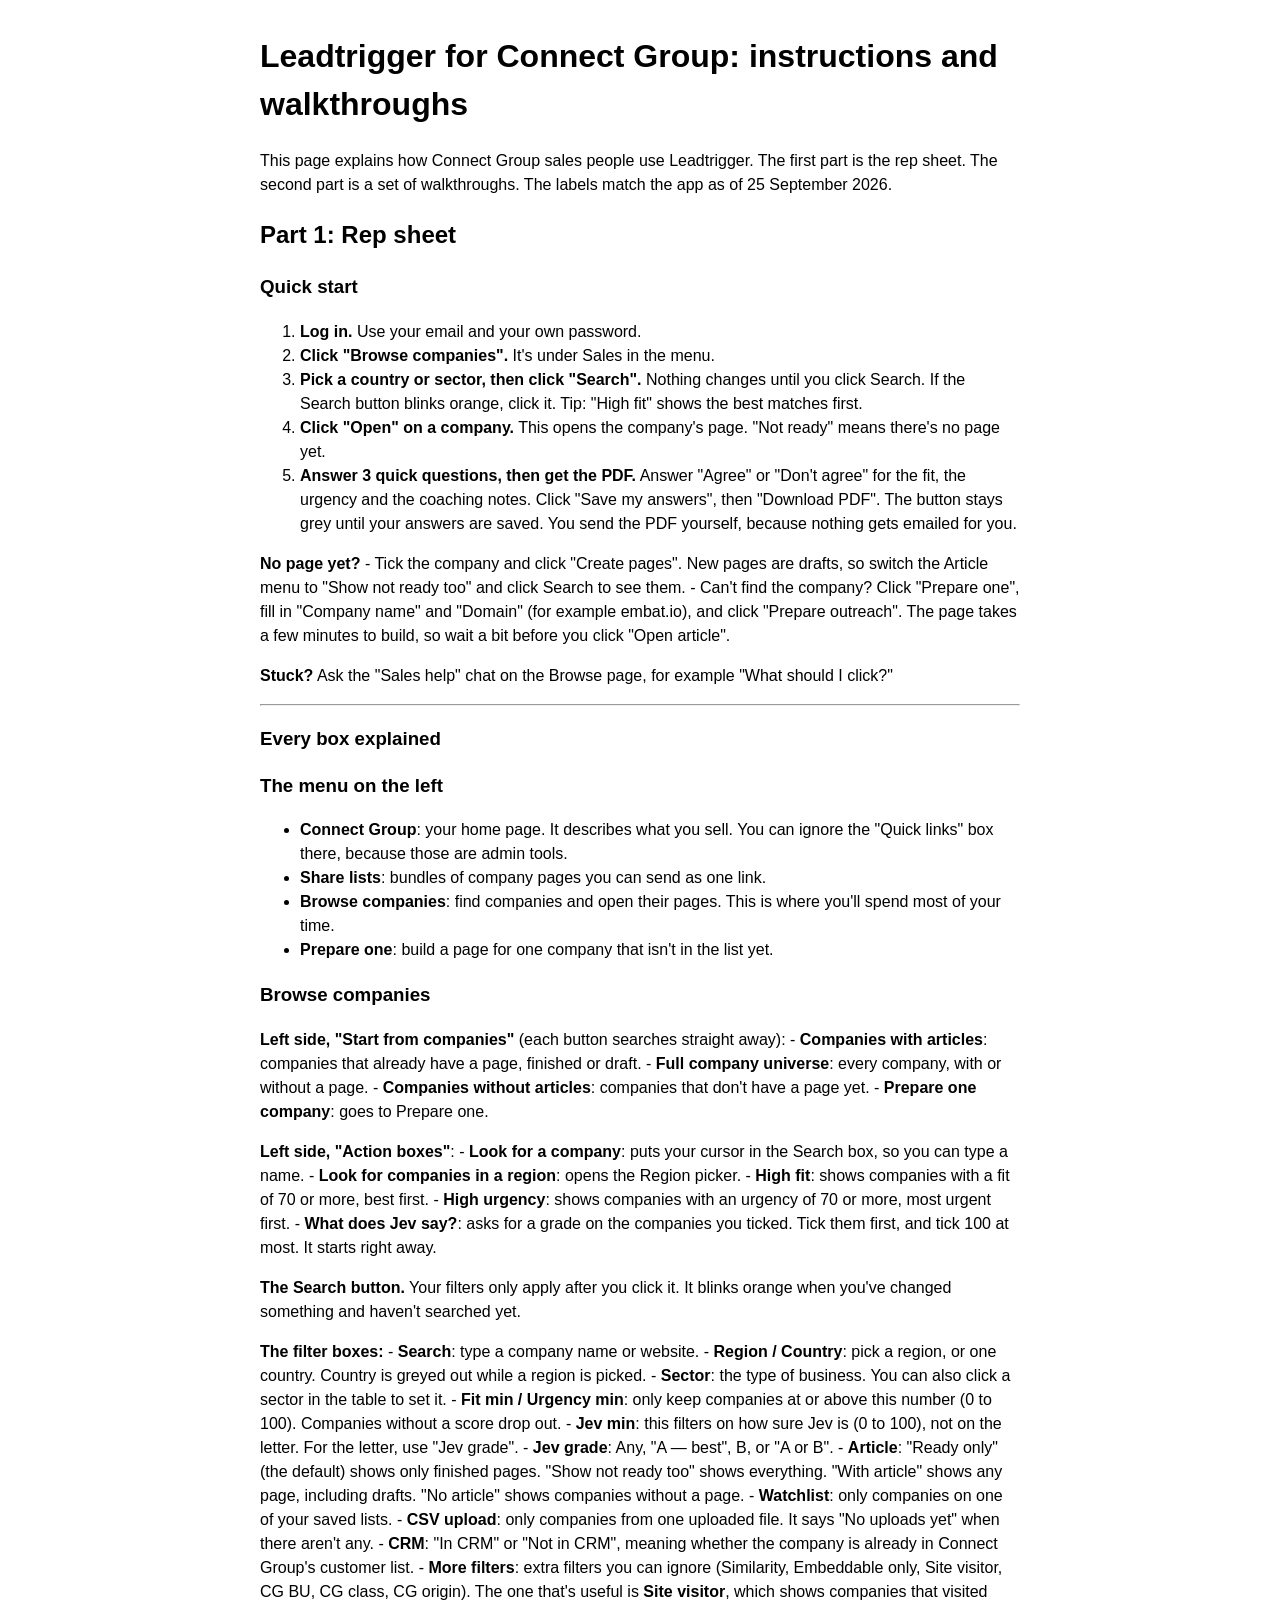
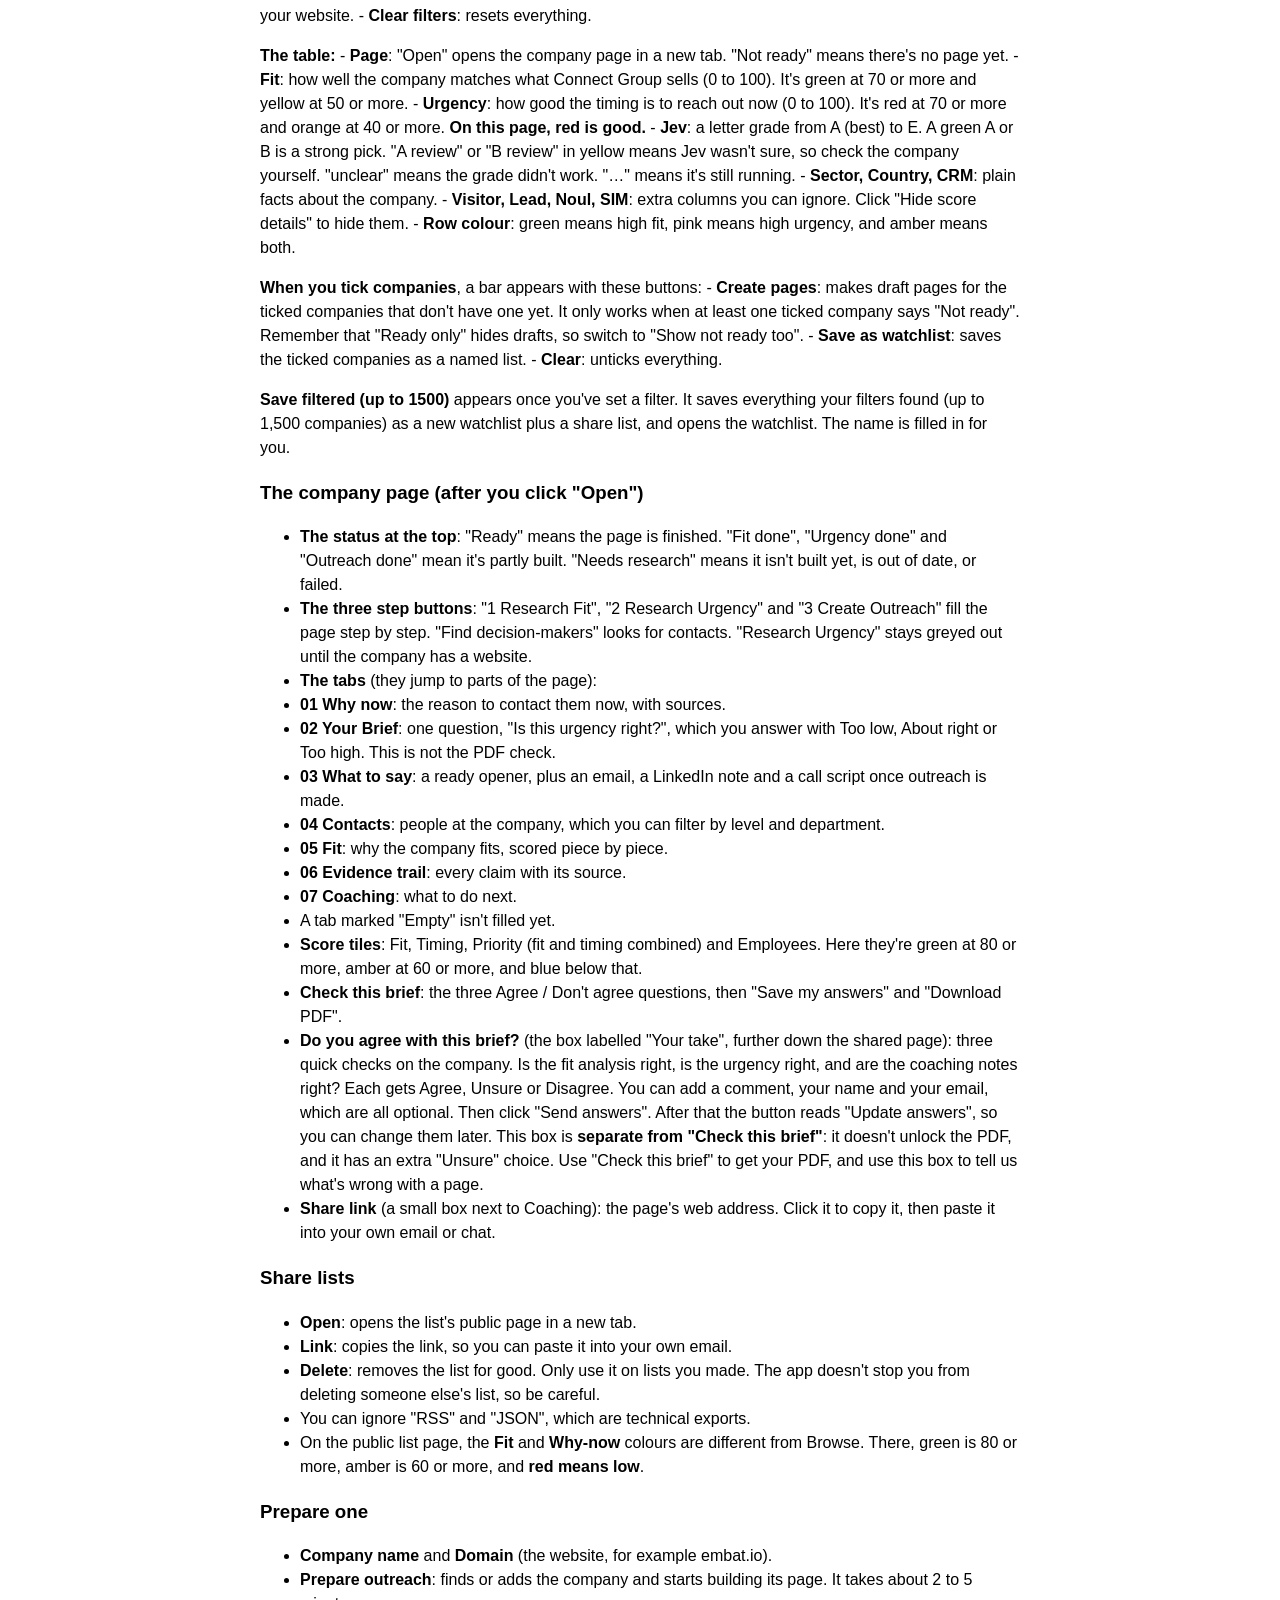
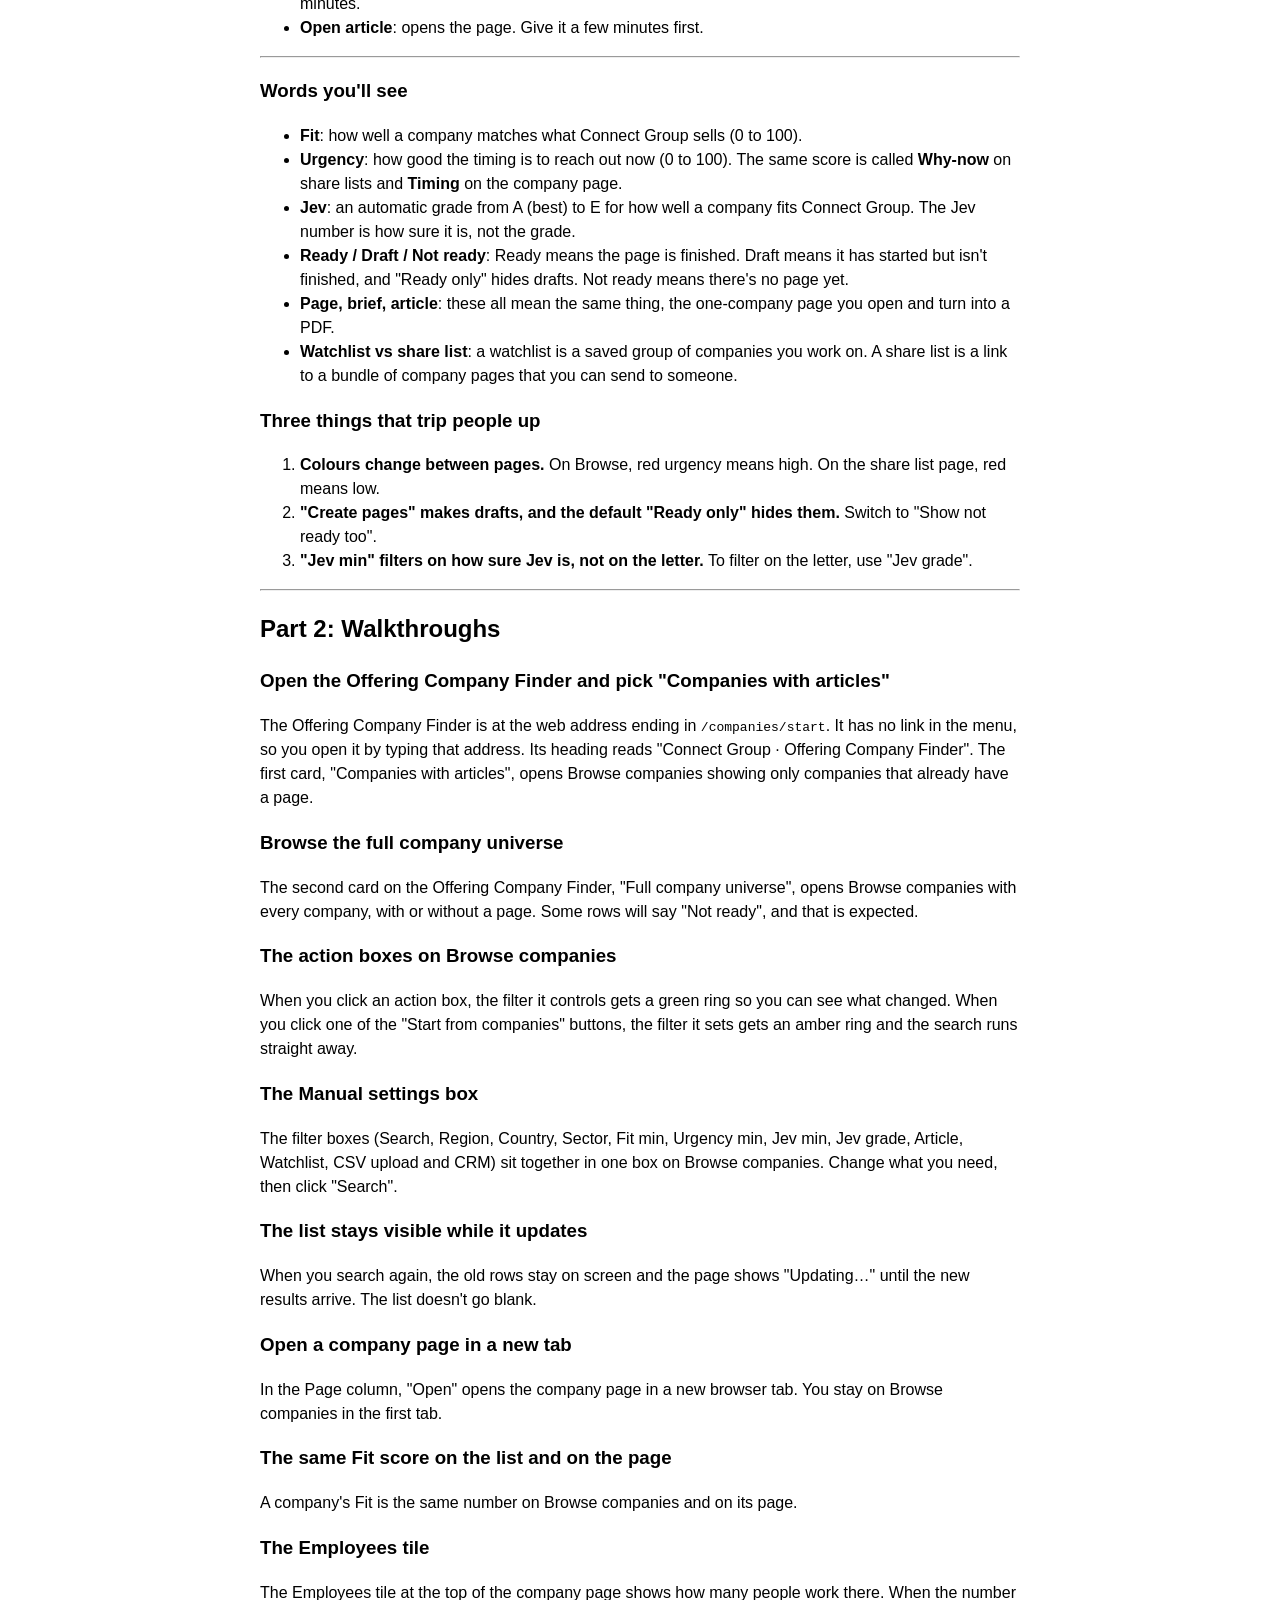
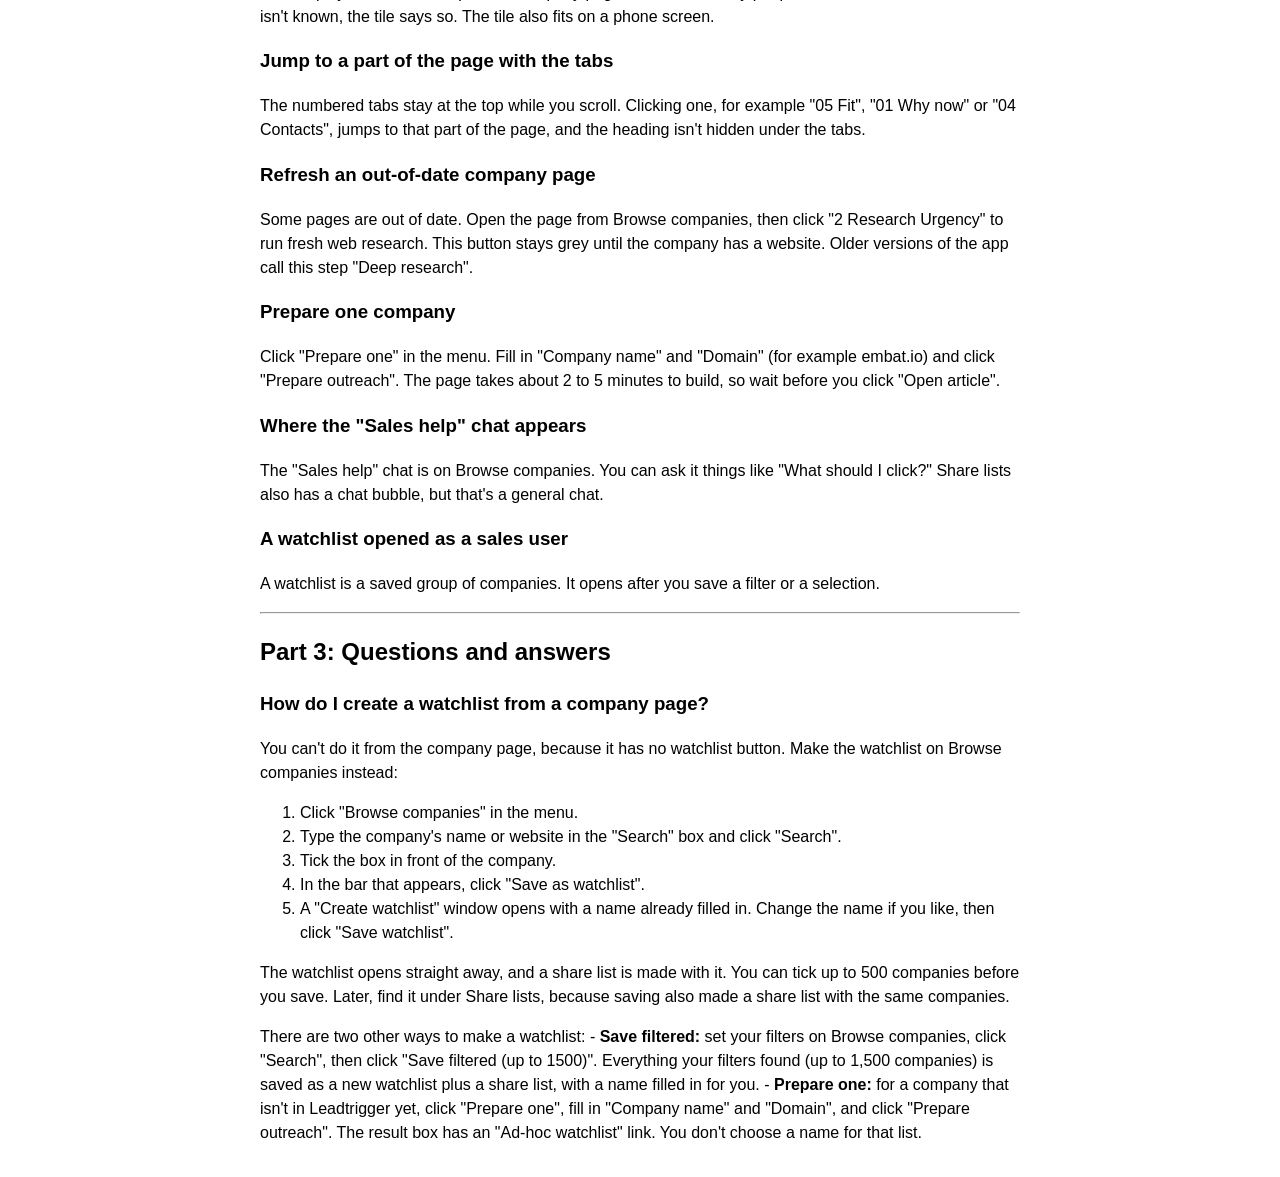
<file: docs/text.html>
<!doctype html>
<html lang="en"><head><meta charset="utf-8"><meta name="viewport" content="width=device-width,initial-scale=1">
<title>Leadtrigger for Connect Group: instructions and walkthroughs (text)</title>
<style>body{font-family:Arial,sans-serif;max-width:760px;margin:2rem auto;padding:0 1rem;line-height:1.5;color:#000}</style>
</head><body>
<h1>Leadtrigger for Connect Group: instructions and walkthroughs</h1>
<p>This page explains how Connect Group sales people use Leadtrigger. The first part is the rep sheet. The second part is a set of walkthroughs. The labels match the app as of 25 September 2026.</p>
<h2>Part 1: Rep sheet</h2>
<h3>Quick start</h3>
<ol>
<li><strong>Log in.</strong> Use your email and your own password.</li>
<li><strong>Click "Browse companies".</strong> It's under Sales in the menu.</li>
<li><strong>Pick a country or sector, then click "Search".</strong> Nothing changes until you click Search. If the Search button blinks orange, click it. Tip: "High fit" shows the best matches first.</li>
<li><strong>Click "Open" on a company.</strong> This opens the company's page. "Not ready" means there's no page yet.</li>
<li><strong>Answer 3 quick questions, then get the PDF.</strong> Answer "Agree" or "Don't agree" for the fit, the urgency and the coaching notes. Click "Save my answers", then "Download PDF". The button stays grey until your answers are saved. You send the PDF yourself, because nothing gets emailed for you.</li>
</ol>
<p><strong>No page yet?</strong>
- Tick the company and click "Create pages". New pages are drafts, so switch the Article menu to "Show not ready too" and click Search to see them.
- Can't find the company? Click "Prepare one", fill in "Company name" and "Domain" (for example embat.io), and click "Prepare outreach". The page takes a few minutes to build, so wait a bit before you click "Open article".</p>
<p><strong>Stuck?</strong> Ask the "Sales help" chat on the Browse page, for example "What should I click?"</p>
<hr />
<h3>Every box explained</h3>
<h3>The menu on the left</h3>
<ul>
<li><strong>Connect Group</strong>: your home page. It describes what you sell. You can ignore the "Quick links" box there, because those are admin tools.</li>
<li><strong>Share lists</strong>: bundles of company pages you can send as one link.</li>
<li><strong>Browse companies</strong>: find companies and open their pages. This is where you'll spend most of your time.</li>
<li><strong>Prepare one</strong>: build a page for one company that isn't in the list yet.</li>
</ul>
<h3>Browse companies</h3>
<p><strong>Left side, "Start from companies"</strong> (each button searches straight away):
- <strong>Companies with articles</strong>: companies that already have a page, finished or draft.
- <strong>Full company universe</strong>: every company, with or without a page.
- <strong>Companies without articles</strong>: companies that don't have a page yet.
- <strong>Prepare one company</strong>: goes to Prepare one.</p>
<p><strong>Left side, "Action boxes"</strong>:
- <strong>Look for a company</strong>: puts your cursor in the Search box, so you can type a name.
- <strong>Look for companies in a region</strong>: opens the Region picker.
- <strong>High fit</strong>: shows companies with a fit of 70 or more, best first.
- <strong>High urgency</strong>: shows companies with an urgency of 70 or more, most urgent first.
- <strong>What does Jev say?</strong>: asks for a grade on the companies you ticked. Tick them first, and tick 100 at most. It starts right away.</p>
<p><strong>The Search button.</strong> Your filters only apply after you click it. It blinks orange when you've changed something and haven't searched yet.</p>
<p><strong>The filter boxes:</strong>
- <strong>Search</strong>: type a company name or website.
- <strong>Region / Country</strong>: pick a region, or one country. Country is greyed out while a region is picked.
- <strong>Sector</strong>: the type of business. You can also click a sector in the table to set it.
- <strong>Fit min / Urgency min</strong>: only keep companies at or above this number (0 to 100). Companies without a score drop out.
- <strong>Jev min</strong>: this filters on how sure Jev is (0 to 100), not on the letter. For the letter, use "Jev grade".
- <strong>Jev grade</strong>: Any, "A — best", B, or "A or B".
- <strong>Article</strong>: "Ready only" (the default) shows only finished pages. "Show not ready too" shows everything. "With article" shows any page, including drafts. "No article" shows companies without a page.
- <strong>Watchlist</strong>: only companies on one of your saved lists.
- <strong>CSV upload</strong>: only companies from one uploaded file. It says "No uploads yet" when there aren't any.
- <strong>CRM</strong>: "In CRM" or "Not in CRM", meaning whether the company is already in Connect Group's customer list.
- <strong>More filters</strong>: extra filters you can ignore (Similarity, Embeddable only, Site visitor, CG BU, CG class, CG origin). The one that's useful is <strong>Site visitor</strong>, which shows companies that visited your website.
- <strong>Clear filters</strong>: resets everything.</p>
<p><strong>The table:</strong>
- <strong>Page</strong>: "Open" opens the company page in a new tab. "Not ready" means there's no page yet.
- <strong>Fit</strong>: how well the company matches what Connect Group sells (0 to 100). It's green at 70 or more and yellow at 50 or more.
- <strong>Urgency</strong>: how good the timing is to reach out now (0 to 100). It's red at 70 or more and orange at 40 or more. <strong>On this page, red is good.</strong>
- <strong>Jev</strong>: a letter grade from A (best) to E. A green A or B is a strong pick. "A review" or "B review" in yellow means Jev wasn't sure, so check the company yourself. "unclear" means the grade didn't work. "…" means it's still running.
- <strong>Sector, Country, CRM</strong>: plain facts about the company.
- <strong>Visitor, Lead, Noul, SIM</strong>: extra columns you can ignore. Click "Hide score details" to hide them.
- <strong>Row colour</strong>: green means high fit, pink means high urgency, and amber means both.</p>
<p><strong>When you tick companies</strong>, a bar appears with these buttons:
- <strong>Create pages</strong>: makes draft pages for the ticked companies that don't have one yet. It only works when at least one ticked company says "Not ready". Remember that "Ready only" hides drafts, so switch to "Show not ready too".
- <strong>Save as watchlist</strong>: saves the ticked companies as a named list.
- <strong>Clear</strong>: unticks everything.</p>
<p><strong>Save filtered (up to 1500)</strong> appears once you've set a filter. It saves everything your filters found (up to 1,500 companies) as a new watchlist plus a share list, and opens the watchlist. The name is filled in for you.</p>
<h3>The company page (after you click "Open")</h3>
<ul>
<li><strong>The status at the top</strong>: "Ready" means the page is finished. "Fit done", "Urgency done" and "Outreach done" mean it's partly built. "Needs research" means it isn't built yet, is out of date, or failed.</li>
<li><strong>The three step buttons</strong>: "1 Research Fit", "2 Research Urgency" and "3 Create Outreach" fill the page step by step. "Find decision-makers" looks for contacts. "Research Urgency" stays greyed out until the company has a website.</li>
<li><strong>The tabs</strong> (they jump to parts of the page):</li>
<li><strong>01 Why now</strong>: the reason to contact them now, with sources.</li>
<li><strong>02 Your Brief</strong>: one question, "Is this urgency right?", which you answer with Too low, About right or Too high. This is not the PDF check.</li>
<li><strong>03 What to say</strong>: a ready opener, plus an email, a LinkedIn note and a call script once outreach is made.</li>
<li><strong>04 Contacts</strong>: people at the company, which you can filter by level and department.</li>
<li><strong>05 Fit</strong>: why the company fits, scored piece by piece.</li>
<li><strong>06 Evidence trail</strong>: every claim with its source.</li>
<li><strong>07 Coaching</strong>: what to do next.</li>
<li>A tab marked "Empty" isn't filled yet.</li>
<li><strong>Score tiles</strong>: Fit, Timing, Priority (fit and timing combined) and Employees. Here they're green at 80 or more, amber at 60 or more, and blue below that.</li>
<li><strong>Check this brief</strong>: the three Agree / Don't agree questions, then "Save my answers" and "Download PDF".</li>
<li><strong>Do you agree with this brief?</strong> (the box labelled "Your take", further down the shared page): three quick checks on the company. Is the fit analysis right, is the urgency right, and are the coaching notes right? Each gets Agree, Unsure or Disagree. You can add a comment, your name and your email, which are all optional. Then click "Send answers". After that the button reads "Update answers", so you can change them later. This box is <strong>separate from "Check this brief"</strong>: it doesn't unlock the PDF, and it has an extra "Unsure" choice. Use "Check this brief" to get your PDF, and use this box to tell us what's wrong with a page.</li>
<li><strong>Share link</strong> (a small box next to Coaching): the page's web address. Click it to copy it, then paste it into your own email or chat.</li>
</ul>
<h3>Share lists</h3>
<ul>
<li><strong>Open</strong>: opens the list's public page in a new tab.</li>
<li><strong>Link</strong>: copies the link, so you can paste it into your own email.</li>
<li><strong>Delete</strong>: removes the list for good. Only use it on lists you made. The app doesn't stop you from deleting someone else's list, so be careful.</li>
<li>You can ignore "RSS" and "JSON", which are technical exports.</li>
<li>On the public list page, the <strong>Fit</strong> and <strong>Why-now</strong> colours are different from Browse. There, green is 80 or more, amber is 60 or more, and <strong>red means low</strong>.</li>
</ul>
<h3>Prepare one</h3>
<ul>
<li><strong>Company name</strong> and <strong>Domain</strong> (the website, for example embat.io).</li>
<li><strong>Prepare outreach</strong>: finds or adds the company and starts building its page. It takes about 2 to 5 minutes.</li>
<li><strong>Open article</strong>: opens the page. Give it a few minutes first.</li>
</ul>
<hr />
<h3>Words you'll see</h3>
<ul>
<li><strong>Fit</strong>: how well a company matches what Connect Group sells (0 to 100).</li>
<li><strong>Urgency</strong>: how good the timing is to reach out now (0 to 100). The same score is called <strong>Why-now</strong> on share lists and <strong>Timing</strong> on the company page.</li>
<li><strong>Jev</strong>: an automatic grade from A (best) to E for how well a company fits Connect Group. The Jev number is how sure it is, not the grade.</li>
<li><strong>Ready / Draft / Not ready</strong>: Ready means the page is finished. Draft means it has started but isn't finished, and "Ready only" hides drafts. Not ready means there's no page yet.</li>
<li><strong>Page, brief, article</strong>: these all mean the same thing, the one-company page you open and turn into a PDF.</li>
<li><strong>Watchlist vs share list</strong>: a watchlist is a saved group of companies you work on. A share list is a link to a bundle of company pages that you can send to someone.</li>
</ul>
<h3>Three things that trip people up</h3>
<ol>
<li><strong>Colours change between pages.</strong> On Browse, red urgency means high. On the share list page, red means low.</li>
<li><strong>"Create pages" makes drafts, and the default "Ready only" hides them.</strong> Switch to "Show not ready too".</li>
<li><strong>"Jev min" filters on how sure Jev is, not on the letter.</strong> To filter on the letter, use "Jev grade".</li>
</ol>
<hr />
<h2>Part 2: Walkthroughs</h2>
<h3>Open the Offering Company Finder and pick "Companies with articles"</h3>
<p>The Offering Company Finder is at the web address ending in <code>/companies/start</code>. It has no link in the menu, so you open it by typing that address. Its heading reads "Connect Group · Offering Company Finder". The first card, "Companies with articles", opens Browse companies showing only companies that already have a page.</p>
<h3>Browse the full company universe</h3>
<p>The second card on the Offering Company Finder, "Full company universe", opens Browse companies with every company, with or without a page. Some rows will say "Not ready", and that is expected.</p>
<h3>The action boxes on Browse companies</h3>
<p>When you click an action box, the filter it controls gets a green ring so you can see what changed. When you click one of the "Start from companies" buttons, the filter it sets gets an amber ring and the search runs straight away.</p>
<h3>The Manual settings box</h3>
<p>The filter boxes (Search, Region, Country, Sector, Fit min, Urgency min, Jev min, Jev grade, Article, Watchlist, CSV upload and CRM) sit together in one box on Browse companies. Change what you need, then click "Search".</p>
<h3>The list stays visible while it updates</h3>
<p>When you search again, the old rows stay on screen and the page shows "Updating…" until the new results arrive. The list doesn't go blank.</p>
<h3>Open a company page in a new tab</h3>
<p>In the Page column, "Open" opens the company page in a new browser tab. You stay on Browse companies in the first tab.</p>
<h3>The same Fit score on the list and on the page</h3>
<p>A company's Fit is the same number on Browse companies and on its page.</p>
<h3>The Employees tile</h3>
<p>The Employees tile at the top of the company page shows how many people work there. When the number isn't known, the tile says so. The tile also fits on a phone screen.</p>
<h3>Jump to a part of the page with the tabs</h3>
<p>The numbered tabs stay at the top while you scroll. Clicking one, for example "05 Fit", "01 Why now" or "04 Contacts", jumps to that part of the page, and the heading isn't hidden under the tabs.</p>
<h3>Refresh an out-of-date company page</h3>
<p>Some pages are out of date. Open the page from Browse companies, then click "2 Research Urgency" to run fresh web research. This button stays grey until the company has a website. Older versions of the app call this step "Deep research".</p>
<h3>Prepare one company</h3>
<p>Click "Prepare one" in the menu. Fill in "Company name" and "Domain" (for example embat.io) and click "Prepare outreach". The page takes about 2 to 5 minutes to build, so wait before you click "Open article".</p>
<h3>Where the "Sales help" chat appears</h3>
<p>The "Sales help" chat is on Browse companies. You can ask it things like "What should I click?" Share lists also has a chat bubble, but that's a general chat.</p>
<h3>A watchlist opened as a sales user</h3>
<p>A watchlist is a saved group of companies. It opens after you save a filter or a selection.</p>
<hr />
<h2>Part 3: Questions and answers</h2>
<h3>How do I create a watchlist from a company page?</h3>
<p>You can't do it from the company page, because it has no watchlist button. Make the watchlist on Browse companies instead:</p>
<ol>
<li>Click "Browse companies" in the menu.</li>
<li>Type the company's name or website in the "Search" box and click "Search".</li>
<li>Tick the box in front of the company.</li>
<li>In the bar that appears, click "Save as watchlist".</li>
<li>A "Create watchlist" window opens with a name already filled in. Change the name if you like, then click "Save watchlist".</li>
</ol>
<p>The watchlist opens straight away, and a share list is made with it. You can tick up to 500 companies before you save. Later, find it under Share lists, because saving also made a share list with the same companies.</p>
<p>There are two other ways to make a watchlist:
- <strong>Save filtered:</strong> set your filters on Browse companies, click "Search", then click "Save filtered (up to 1500)". Everything your filters found (up to 1,500 companies) is saved as a new watchlist plus a share list, with a name filled in for you.
- <strong>Prepare one:</strong> for a company that isn't in Leadtrigger yet, click "Prepare one", fill in "Company name" and "Domain", and click "Prepare outreach". The result box has an "Ad-hoc watchlist" link. You don't choose a name for that list.</p>
</body></html>
</file>
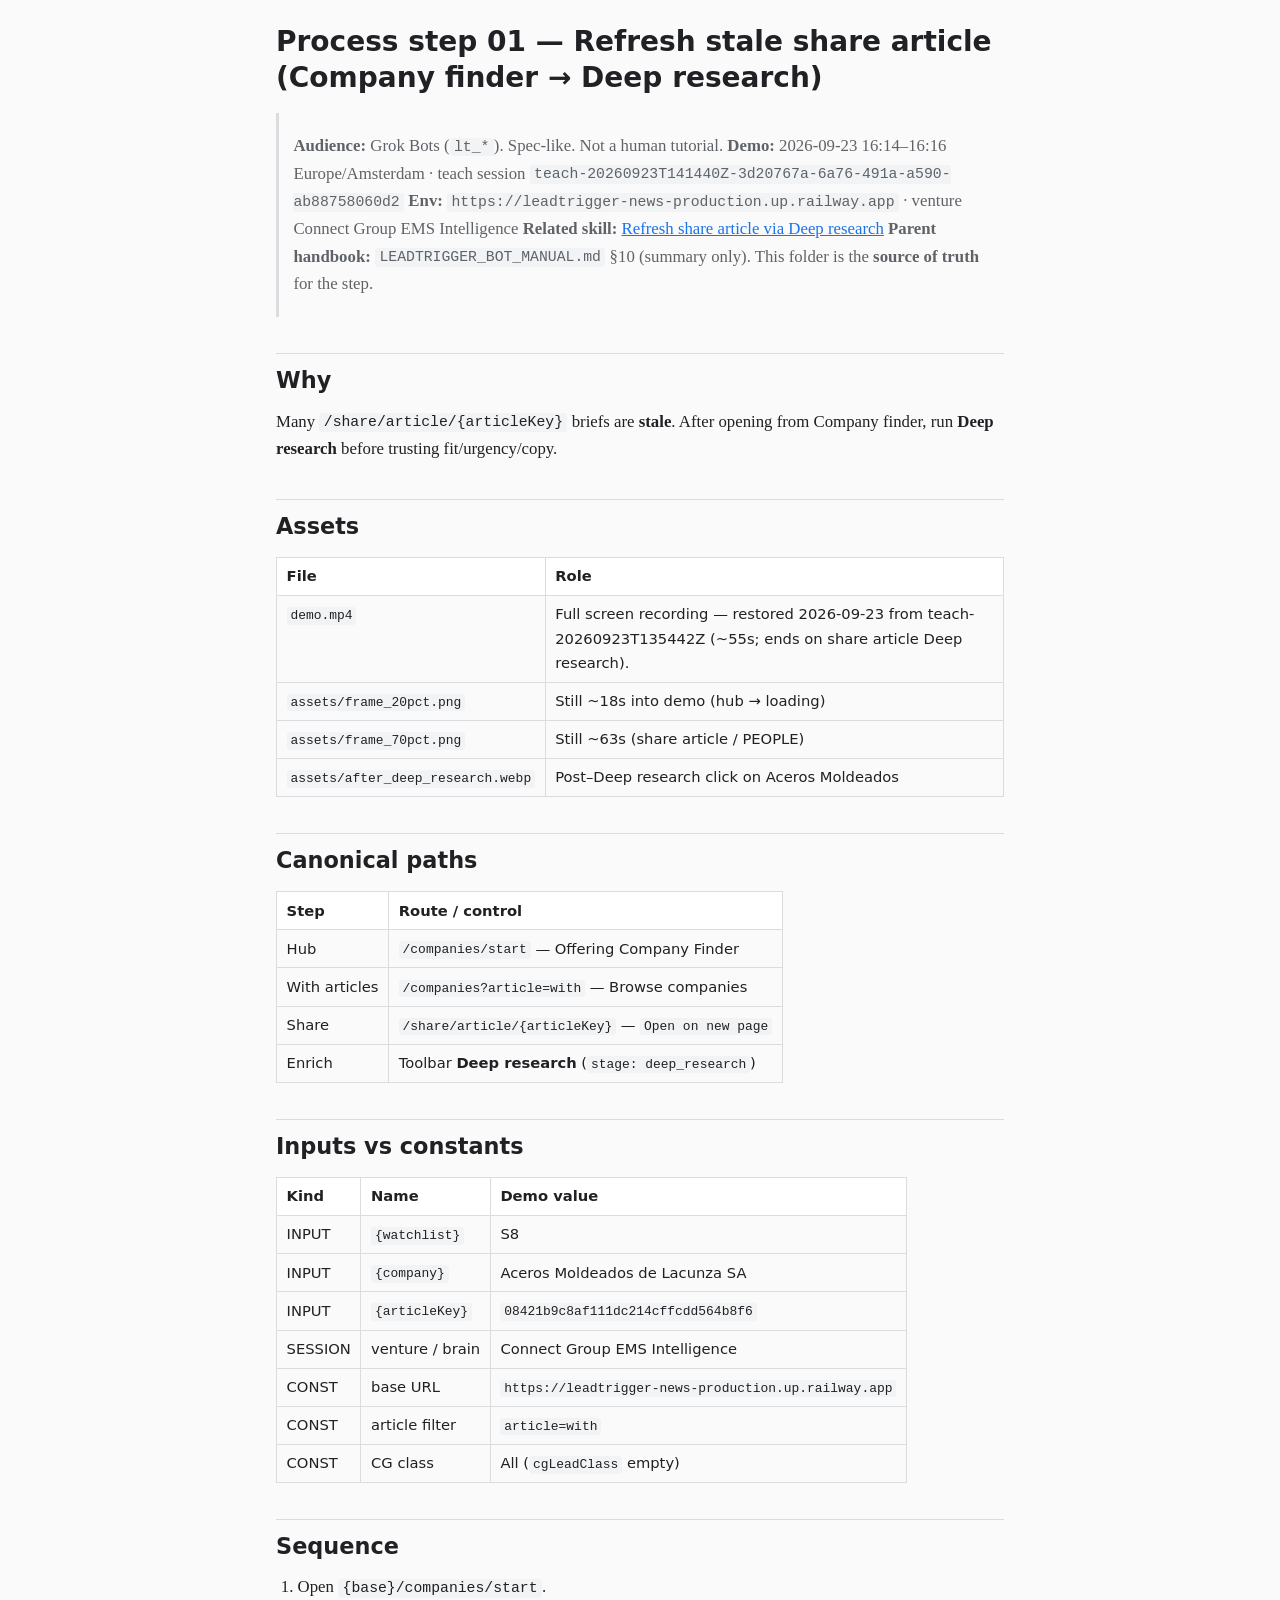
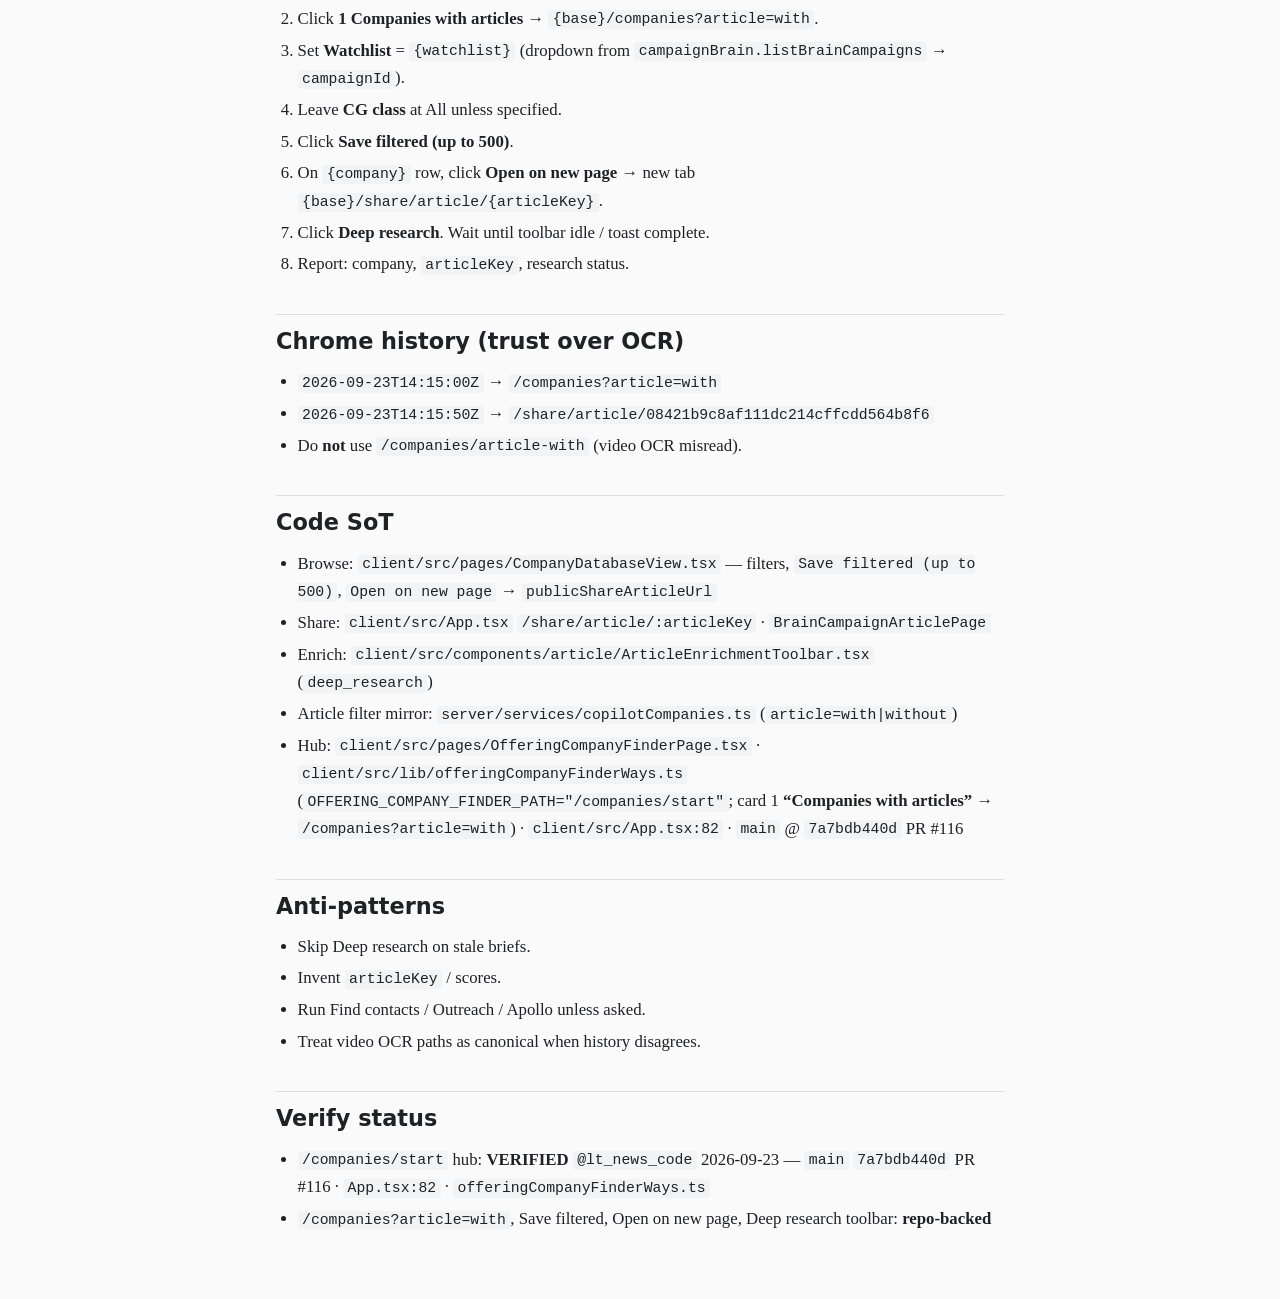
<file: docs/media/01-refresh-stale-share-article/MANUAL.html>
<!DOCTYPE html>
<html lang="en">
<head>
<meta charset="utf-8">
<meta name="viewport" content="width=device-width, initial-scale=1">
<title>Process step 01 — Refresh stale share article (Company finder → Deep research)</title>
<meta name="description" content="Leadtrigger Offering Company Finder process steps — flat chatbot / RAG training corpus.">
<link rel="stylesheet" href="../../styles.css">
</head>
<body>
<main>
<h1 id="process-step-01-refresh-stale-share-article-company-finder-deep-research">Process step 01 — Refresh stale share article (Company finder → Deep research)</h1>
<blockquote>
<p><strong>Audience:</strong> Grok Bots (<code>lt_*</code>). Spec-like. Not a human tutorial.
<strong>Demo:</strong> 2026-09-23 16:14–16:16 Europe/Amsterdam · teach session <code>teach-20260923T141440Z-3d20767a-6a76-491a-a590-ab88758060d2</code>
<strong>Env:</strong> <code>https://leadtrigger-news-production.up.railway.app</code> · venture Connect Group EMS Intelligence
<strong>Related skill:</strong> <a href="sand-workflow:refresh-share-article-via-deep-research">Refresh share article via Deep research</a>
<strong>Parent handbook:</strong> <code>LEADTRIGGER_BOT_MANUAL.md</code> §10 (summary only). This folder is the <strong>source of truth</strong> for the step.</p>
</blockquote>
<h2 id="why">Why</h2>
<p>Many <code>/share/article/{articleKey}</code> briefs are <strong>stale</strong>. After opening from Company finder, run <strong>Deep research</strong> before trusting fit/urgency/copy.</p>
<h2 id="assets">Assets</h2>
<table>
<thead>
<tr>
<th>File</th>
<th>Role</th>
</tr>
</thead>
<tbody>
<tr>
<td><code>demo.mp4</code></td>
<td>Full screen recording — restored 2026-09-23 from teach-20260923T135442Z (~55s; ends on share article Deep research).</td>
</tr>
<tr>
<td><code>assets/frame_20pct.png</code></td>
<td>Still ~18s into demo (hub → loading)</td>
</tr>
<tr>
<td><code>assets/frame_70pct.png</code></td>
<td>Still ~63s (share article / PEOPLE)</td>
</tr>
<tr>
<td><code>assets/after_deep_research.webp</code></td>
<td>Post–Deep research click on Aceros Moldeados</td>
</tr>
</tbody>
</table>
<h2 id="canonical-paths">Canonical paths</h2>
<table>
<thead>
<tr>
<th>Step</th>
<th>Route / control</th>
</tr>
</thead>
<tbody>
<tr>
<td>Hub</td>
<td><code>/companies/start</code> — Offering Company Finder</td>
</tr>
<tr>
<td>With articles</td>
<td><code>/companies?article=with</code> — Browse companies</td>
</tr>
<tr>
<td>Share</td>
<td><code>/share/article/{articleKey}</code> — <code>Open on new page</code></td>
</tr>
<tr>
<td>Enrich</td>
<td>Toolbar <strong>Deep research</strong> (<code>stage: deep_research</code>)</td>
</tr>
</tbody>
</table>
<h2 id="inputs-vs-constants">Inputs vs constants</h2>
<table>
<thead>
<tr>
<th>Kind</th>
<th>Name</th>
<th>Demo value</th>
</tr>
</thead>
<tbody>
<tr>
<td>INPUT</td>
<td><code>{watchlist}</code></td>
<td>S8</td>
</tr>
<tr>
<td>INPUT</td>
<td><code>{company}</code></td>
<td>Aceros Moldeados de Lacunza SA</td>
</tr>
<tr>
<td>INPUT</td>
<td><code>{articleKey}</code></td>
<td><code>08421b9c8af111dc214cffcdd564b8f6</code></td>
</tr>
<tr>
<td>SESSION</td>
<td>venture / brain</td>
<td>Connect Group EMS Intelligence</td>
</tr>
<tr>
<td>CONST</td>
<td>base URL</td>
<td><code>https://leadtrigger-news-production.up.railway.app</code></td>
</tr>
<tr>
<td>CONST</td>
<td>article filter</td>
<td><code>article=with</code></td>
</tr>
<tr>
<td>CONST</td>
<td>CG class</td>
<td>All (<code>cgLeadClass</code> empty)</td>
</tr>
</tbody>
</table>
<h2 id="sequence">Sequence</h2>
<ol>
<li>Open <code>{base}/companies/start</code>.</li>
<li>Click <strong>1 Companies with articles</strong> → <code>{base}/companies?article=with</code>.</li>
<li>Set <strong>Watchlist</strong> = <code>{watchlist}</code> (dropdown from <code>campaignBrain.listBrainCampaigns</code> → <code>campaignId</code>).</li>
<li>Leave <strong>CG class</strong> at All unless specified.</li>
<li>Click <strong>Save filtered (up to 500)</strong>.</li>
<li>On <code>{company}</code> row, click <strong>Open on new page</strong> → new tab <code>{base}/share/article/{articleKey}</code>.</li>
<li>Click <strong>Deep research</strong>. Wait until toolbar idle / toast complete.</li>
<li>Report: company, <code>articleKey</code>, research status.</li>
</ol>
<h2 id="chrome-history-trust-over-ocr">Chrome history (trust over OCR)</h2>
<ul>
<li><code>2026-09-23T14:15:00Z</code> → <code>/companies?article=with</code></li>
<li><code>2026-09-23T14:15:50Z</code> → <code>/share/article/08421b9c8af111dc214cffcdd564b8f6</code></li>
<li>Do <strong>not</strong> use <code>/companies/article-with</code> (video OCR misread).</li>
</ul>
<h2 id="code-sot">Code SoT</h2>
<ul>
<li>Browse: <code>client/src/pages/CompanyDatabaseView.tsx</code> — filters, <code>Save filtered (up to 500)</code>, <code>Open on new page</code> → <code>publicShareArticleUrl</code></li>
<li>Share: <code>client/src/App.tsx</code> <code>/share/article/:articleKey</code> · <code>BrainCampaignArticlePage</code></li>
<li>Enrich: <code>client/src/components/article/ArticleEnrichmentToolbar.tsx</code> (<code>deep_research</code>)</li>
<li>Article filter mirror: <code>server/services/copilotCompanies.ts</code> (<code>article=with|without</code>)</li>
<li>Hub: <code>client/src/pages/OfferingCompanyFinderPage.tsx</code> · <code>client/src/lib/offeringCompanyFinderWays.ts</code> (<code>OFFERING_COMPANY_FINDER_PATH="/companies/start"</code>; card 1 <strong>&ldquo;Companies with articles&rdquo;</strong> → <code>/companies?article=with</code>) · <code>client/src/App.tsx:82</code> · <code>main</code> @ <code>7a7bdb440d</code> PR #116</li>
</ul>
<h2 id="anti-patterns">Anti-patterns</h2>
<ul>
<li>Skip Deep research on stale briefs.</li>
<li>Invent <code>articleKey</code> / scores.</li>
<li>Run Find contacts / Outreach / Apollo unless asked.</li>
<li>Treat video OCR paths as canonical when history disagrees.</li>
</ul>
<h2 id="verify-status">Verify status</h2>
<ul>
<li><code>/companies/start</code> hub: <strong>VERIFIED</strong> <code>@lt_news_code</code> 2026-09-23 — <code>main</code> <code>7a7bdb440d</code> PR #116 · <code>App.tsx:82</code> · <code>offeringCompanyFinderWays.ts</code></li>
<li><code>/companies?article=with</code>, Save filtered, Open on new page, Deep research toolbar: <strong>repo-backed</strong></li>
</ul>
</main>
</body>
</html>
</file>
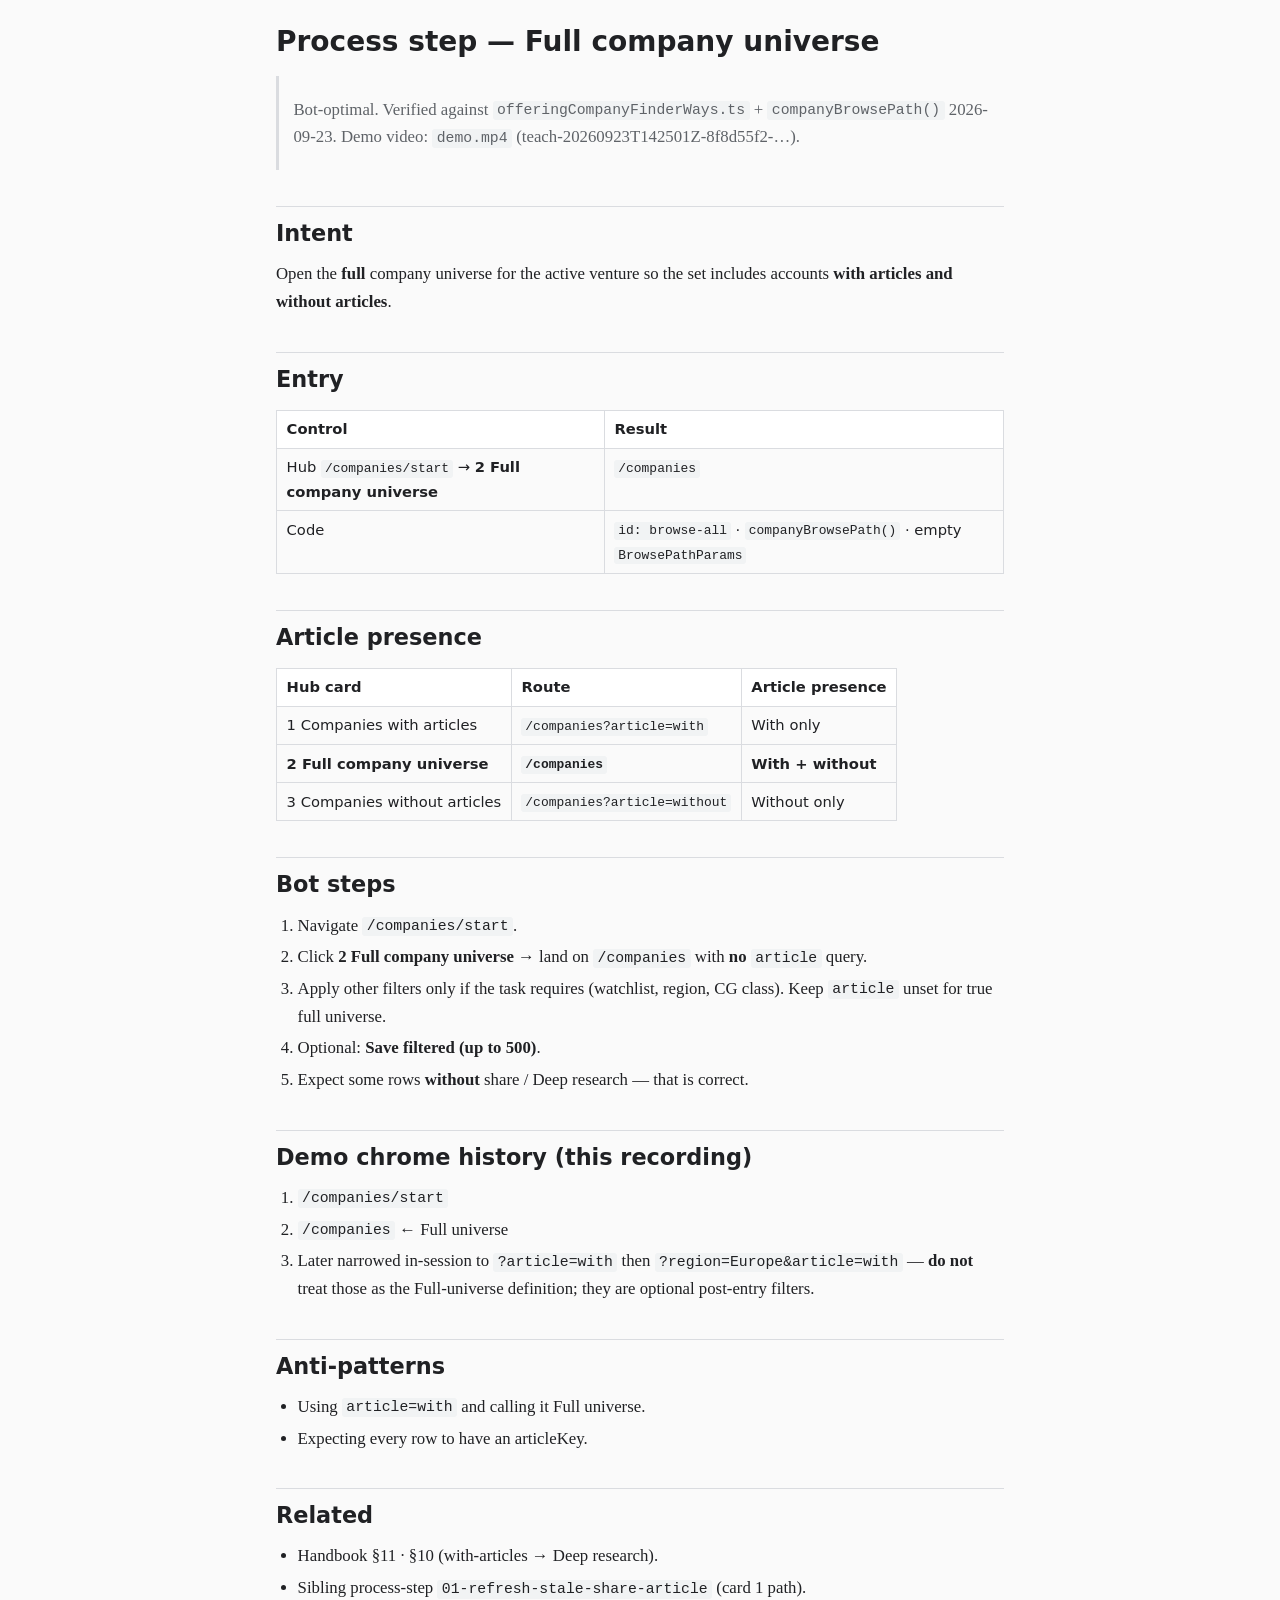
<file: docs/media/02-full-company-universe/MANUAL.html>
<!DOCTYPE html>
<html lang="en">
<head>
<meta charset="utf-8">
<meta name="viewport" content="width=device-width, initial-scale=1">
<title>Process step — Full company universe</title>
<meta name="description" content="Leadtrigger Offering Company Finder process steps — flat chatbot / RAG training corpus.">
<link rel="stylesheet" href="../../styles.css">
</head>
<body>
<main>
<h1 id="process-step-full-company-universe">Process step — Full company universe</h1>
<blockquote>
<p>Bot-optimal. Verified against <code>offeringCompanyFinderWays.ts</code> + <code>companyBrowsePath()</code> 2026-09-23.
Demo video: <code>demo.mp4</code> (teach-20260923T142501Z-8f8d55f2-…).</p>
</blockquote>
<h2 id="intent">Intent</h2>
<p>Open the <strong>full</strong> company universe for the active venture so the set includes accounts <strong>with articles and without articles</strong>.</p>
<h2 id="entry">Entry</h2>
<table>
<thead>
<tr>
<th>Control</th>
<th>Result</th>
</tr>
</thead>
<tbody>
<tr>
<td>Hub <code>/companies/start</code> → <strong>2 Full company universe</strong></td>
<td><code>/companies</code></td>
</tr>
<tr>
<td>Code</td>
<td><code>id: browse-all</code> · <code>companyBrowsePath()</code> · empty <code>BrowsePathParams</code></td>
</tr>
</tbody>
</table>
<h2 id="article-presence">Article presence</h2>
<table>
<thead>
<tr>
<th>Hub card</th>
<th>Route</th>
<th>Article presence</th>
</tr>
</thead>
<tbody>
<tr>
<td>1 Companies with articles</td>
<td><code>/companies?article=with</code></td>
<td>With only</td>
</tr>
<tr>
<td><strong>2 Full company universe</strong></td>
<td><strong><code>/companies</code></strong></td>
<td><strong>With + without</strong></td>
</tr>
<tr>
<td>3 Companies without articles</td>
<td><code>/companies?article=without</code></td>
<td>Without only</td>
</tr>
</tbody>
</table>
<h2 id="bot-steps">Bot steps</h2>
<ol>
<li>Navigate <code>/companies/start</code>.</li>
<li>Click <strong>2 Full company universe</strong> → land on <code>/companies</code> with <strong>no</strong> <code>article</code> query.</li>
<li>Apply other filters only if the task requires (watchlist, region, CG class). Keep <code>article</code> unset for true full universe.</li>
<li>Optional: <strong>Save filtered (up to 500)</strong>.</li>
<li>Expect some rows <strong>without</strong> share / Deep research — that is correct.</li>
</ol>
<h2 id="demo-chrome-history-this-recording">Demo chrome history (this recording)</h2>
<ol>
<li><code>/companies/start</code></li>
<li><code>/companies</code> ← Full universe</li>
<li>Later narrowed in-session to <code>?article=with</code> then <code>?region=Europe&amp;article=with</code> — <strong>do not</strong> treat those as the Full-universe definition; they are optional post-entry filters.</li>
</ol>
<h2 id="anti-patterns">Anti-patterns</h2>
<ul>
<li>Using <code>article=with</code> and calling it Full universe.</li>
<li>Expecting every row to have an articleKey.</li>
</ul>
<h2 id="related">Related</h2>
<ul>
<li>Handbook §11 · §10 (with-articles → Deep research).</li>
<li>Sibling process-step <code>01-refresh-stale-share-article</code> (card 1 path).</li>
</ul>
</main>
</body>
</html>
</file>
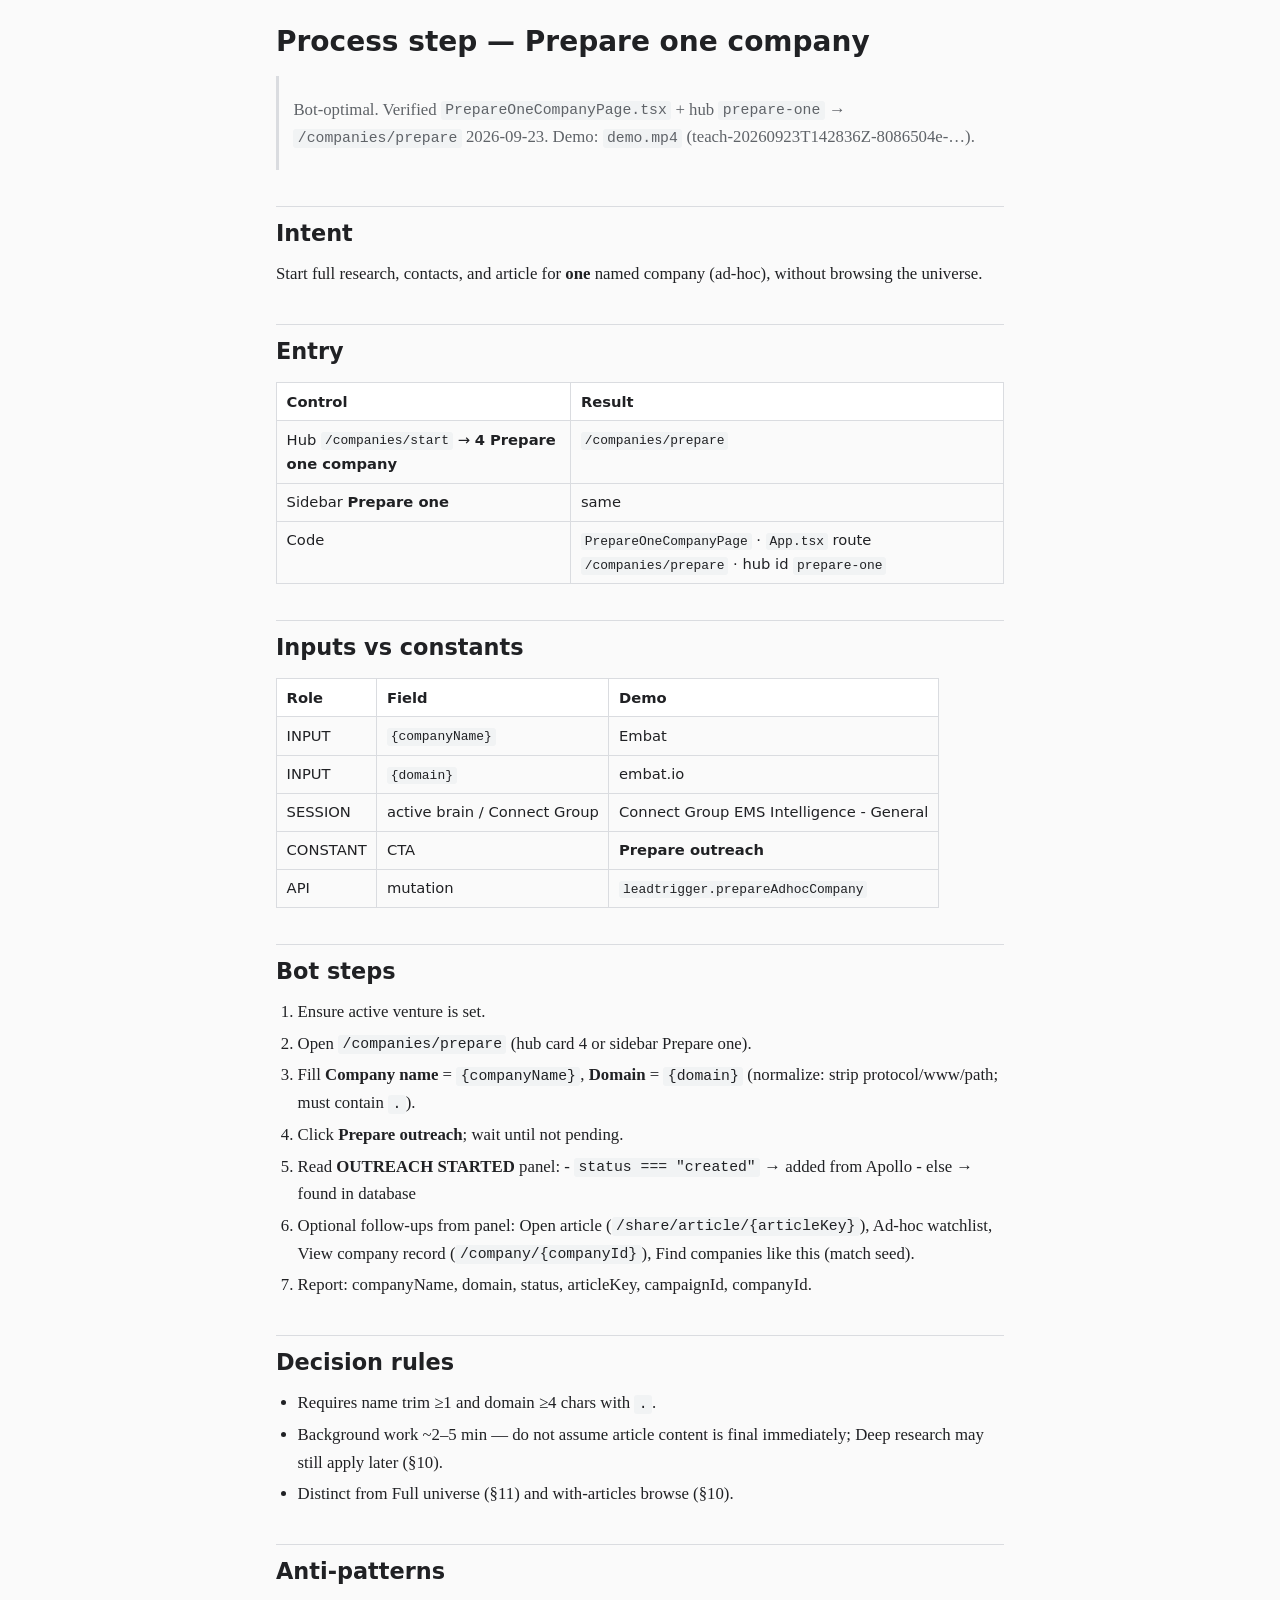
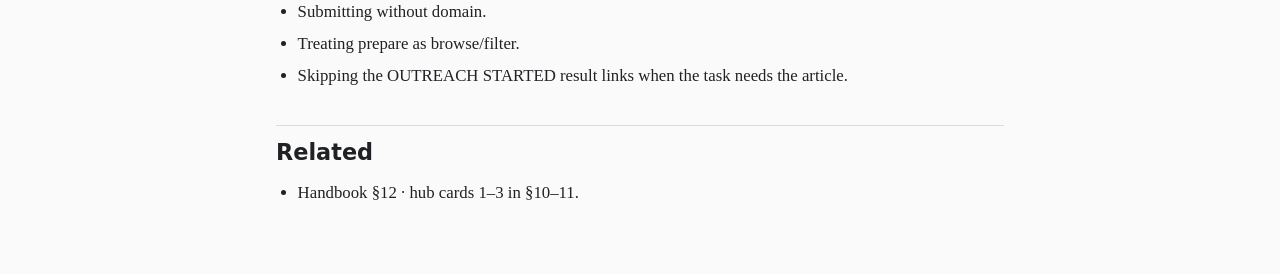
<file: docs/media/03-prepare-one-company/MANUAL.html>
<!DOCTYPE html>
<html lang="en">
<head>
<meta charset="utf-8">
<meta name="viewport" content="width=device-width, initial-scale=1">
<title>Process step — Prepare one company</title>
<meta name="description" content="Leadtrigger Offering Company Finder process steps — flat chatbot / RAG training corpus.">
<link rel="stylesheet" href="../../styles.css">
</head>
<body>
<main>
<h1 id="process-step-prepare-one-company">Process step — Prepare one company</h1>
<blockquote>
<p>Bot-optimal. Verified <code>PrepareOneCompanyPage.tsx</code> + hub <code>prepare-one</code> → <code>/companies/prepare</code> 2026-09-23.
Demo: <code>demo.mp4</code> (teach-20260923T142836Z-8086504e-…).</p>
</blockquote>
<h2 id="intent">Intent</h2>
<p>Start full research, contacts, and article for <strong>one</strong> named company (ad-hoc), without browsing the universe.</p>
<h2 id="entry">Entry</h2>
<table>
<thead>
<tr>
<th>Control</th>
<th>Result</th>
</tr>
</thead>
<tbody>
<tr>
<td>Hub <code>/companies/start</code> → <strong>4 Prepare one company</strong></td>
<td><code>/companies/prepare</code></td>
</tr>
<tr>
<td>Sidebar <strong>Prepare one</strong></td>
<td>same</td>
</tr>
<tr>
<td>Code</td>
<td><code>PrepareOneCompanyPage</code> · <code>App.tsx</code> route <code>/companies/prepare</code> · hub id <code>prepare-one</code></td>
</tr>
</tbody>
</table>
<h2 id="inputs-vs-constants">Inputs vs constants</h2>
<table>
<thead>
<tr>
<th>Role</th>
<th>Field</th>
<th>Demo</th>
</tr>
</thead>
<tbody>
<tr>
<td>INPUT</td>
<td><code>{companyName}</code></td>
<td>Embat</td>
</tr>
<tr>
<td>INPUT</td>
<td><code>{domain}</code></td>
<td>embat.io</td>
</tr>
<tr>
<td>SESSION</td>
<td>active brain / Connect Group</td>
<td>Connect Group EMS Intelligence - General</td>
</tr>
<tr>
<td>CONSTANT</td>
<td>CTA</td>
<td><strong>Prepare outreach</strong></td>
</tr>
<tr>
<td>API</td>
<td>mutation</td>
<td><code>leadtrigger.prepareAdhocCompany</code></td>
</tr>
</tbody>
</table>
<h2 id="bot-steps">Bot steps</h2>
<ol>
<li>Ensure active venture is set.</li>
<li>Open <code>/companies/prepare</code> (hub card 4 or sidebar Prepare one).</li>
<li>Fill <strong>Company name</strong> = <code>{companyName}</code>, <strong>Domain</strong> = <code>{domain}</code> (normalize: strip protocol/www/path; must contain <code>.</code>).</li>
<li>Click <strong>Prepare outreach</strong>; wait until not pending.</li>
<li>Read <strong>OUTREACH STARTED</strong> panel:
   - <code>status === "created"</code> → added from Apollo
   - else → found in database</li>
<li>Optional follow-ups from panel: Open article (<code>/share/article/{articleKey}</code>), Ad-hoc watchlist, View company record (<code>/company/{companyId}</code>), Find companies like this (match seed).</li>
<li>Report: companyName, domain, status, articleKey, campaignId, companyId.</li>
</ol>
<h2 id="decision-rules">Decision rules</h2>
<ul>
<li>Requires name trim ≥1 and domain ≥4 chars with <code>.</code>.</li>
<li>Background work ~2–5 min — do not assume article content is final immediately; Deep research may still apply later (§10).</li>
<li>Distinct from Full universe (§11) and with-articles browse (§10).</li>
</ul>
<h2 id="anti-patterns">Anti-patterns</h2>
<ul>
<li>Submitting without domain.</li>
<li>Treating prepare as browse/filter.</li>
<li>Skipping the OUTREACH STARTED result links when the task needs the article.</li>
</ul>
<h2 id="related">Related</h2>
<ul>
<li>Handbook §12 · hub cards 1–3 in §10–11.</li>
</ul>
</main>
</body>
</html>
</file>
<file: docs/styles.css>
:root {
  --bg: #111418;
  --text: #e8eaed;
  --muted: #9aa0a6;
  --link: #8ab4f8;
  --border: #3c4043;
  --code-bg: #1e2227;
  --surface: #1a1e23;
  --max: 48rem;
}

@media (prefers-color-scheme: light) {
  :root {
    --bg: #fafafa;
    --text: #202124;
    --muted: #5f6368;
    --link: #1a73e8;
    --border: #dadce0;
    --code-bg: #f1f3f4;
    --surface: #fff;
  }
}

* { box-sizing: border-box; }

body {
  margin: 0;
  font-family: Georgia, "Times New Roman", "Liberation Serif", serif;
  font-size: 1.05rem;
  line-height: 1.65;
  color: var(--text);
  background: var(--bg);
}

main {
  max-width: var(--max);
  margin: 0 auto;
  padding: 1.5rem 1.25rem 3.5rem;
}

h1, h2, h3, h4 {
  font-family: system-ui, -apple-system, "Segoe UI", sans-serif;
  line-height: 1.3;
  font-weight: 650;
}

h1 { font-size: 1.75rem; margin: 0 0 1rem; }
h2 { font-size: 1.4rem; margin: 2.25rem 0 0.75rem; padding-top: 0.75rem; border-top: 1px solid var(--border); }
h3 { font-size: 1.15rem; margin: 1.5rem 0 0.5rem; }
h4 { font-size: 1.05rem; margin: 1.25rem 0 0.4rem; }

p, ul, ol { margin: 0.7rem 0; }
ul, ol { padding-left: 1.35rem; }
li { margin: 0.25rem 0; }

a { color: var(--link); }

blockquote {
  margin: 1rem 0;
  padding: 0.5rem 0.9rem;
  border-left: 3px solid var(--border);
  color: var(--muted);
}

code {
  font-family: ui-monospace, "Cascadia Code", "SF Mono", Menlo, monospace;
  font-size: 0.88em;
  background: var(--code-bg);
  padding: 0.1em 0.3em;
  border-radius: 3px;
}

pre {
  overflow-x: auto;
  background: var(--code-bg);
  border: 1px solid var(--border);
  padding: 0.75rem 1rem;
  font-size: 0.88rem;
}

pre code { background: none; padding: 0; }

table {
  width: 100%;
  border-collapse: collapse;
  font-size: 0.92rem;
  font-family: system-ui, -apple-system, "Segoe UI", sans-serif;
  margin: 1rem 0;
  display: block;
  overflow-x: auto;
}

th, td {
  border: 1px solid var(--border);
  padding: 0.4rem 0.6rem;
  text-align: left;
  vertical-align: top;
}

th { background: var(--surface); }

hr {
  border: none;
  border-top: 1px solid var(--border);
  margin: 2rem 0;
}

img {
  max-width: 100%;
  height: auto;
  display: block;
  margin: 1rem 0;
  border: 1px solid var(--border);
}

video {
  display: block;
  width: 100%;
  max-width: 100%;
  margin: 1rem 0;
  background: #000;
}

@media (max-width: 640px) {
  body { font-size: 1rem; }
  main { padding: 1rem 0.85rem 2.5rem; }
}
</file>
